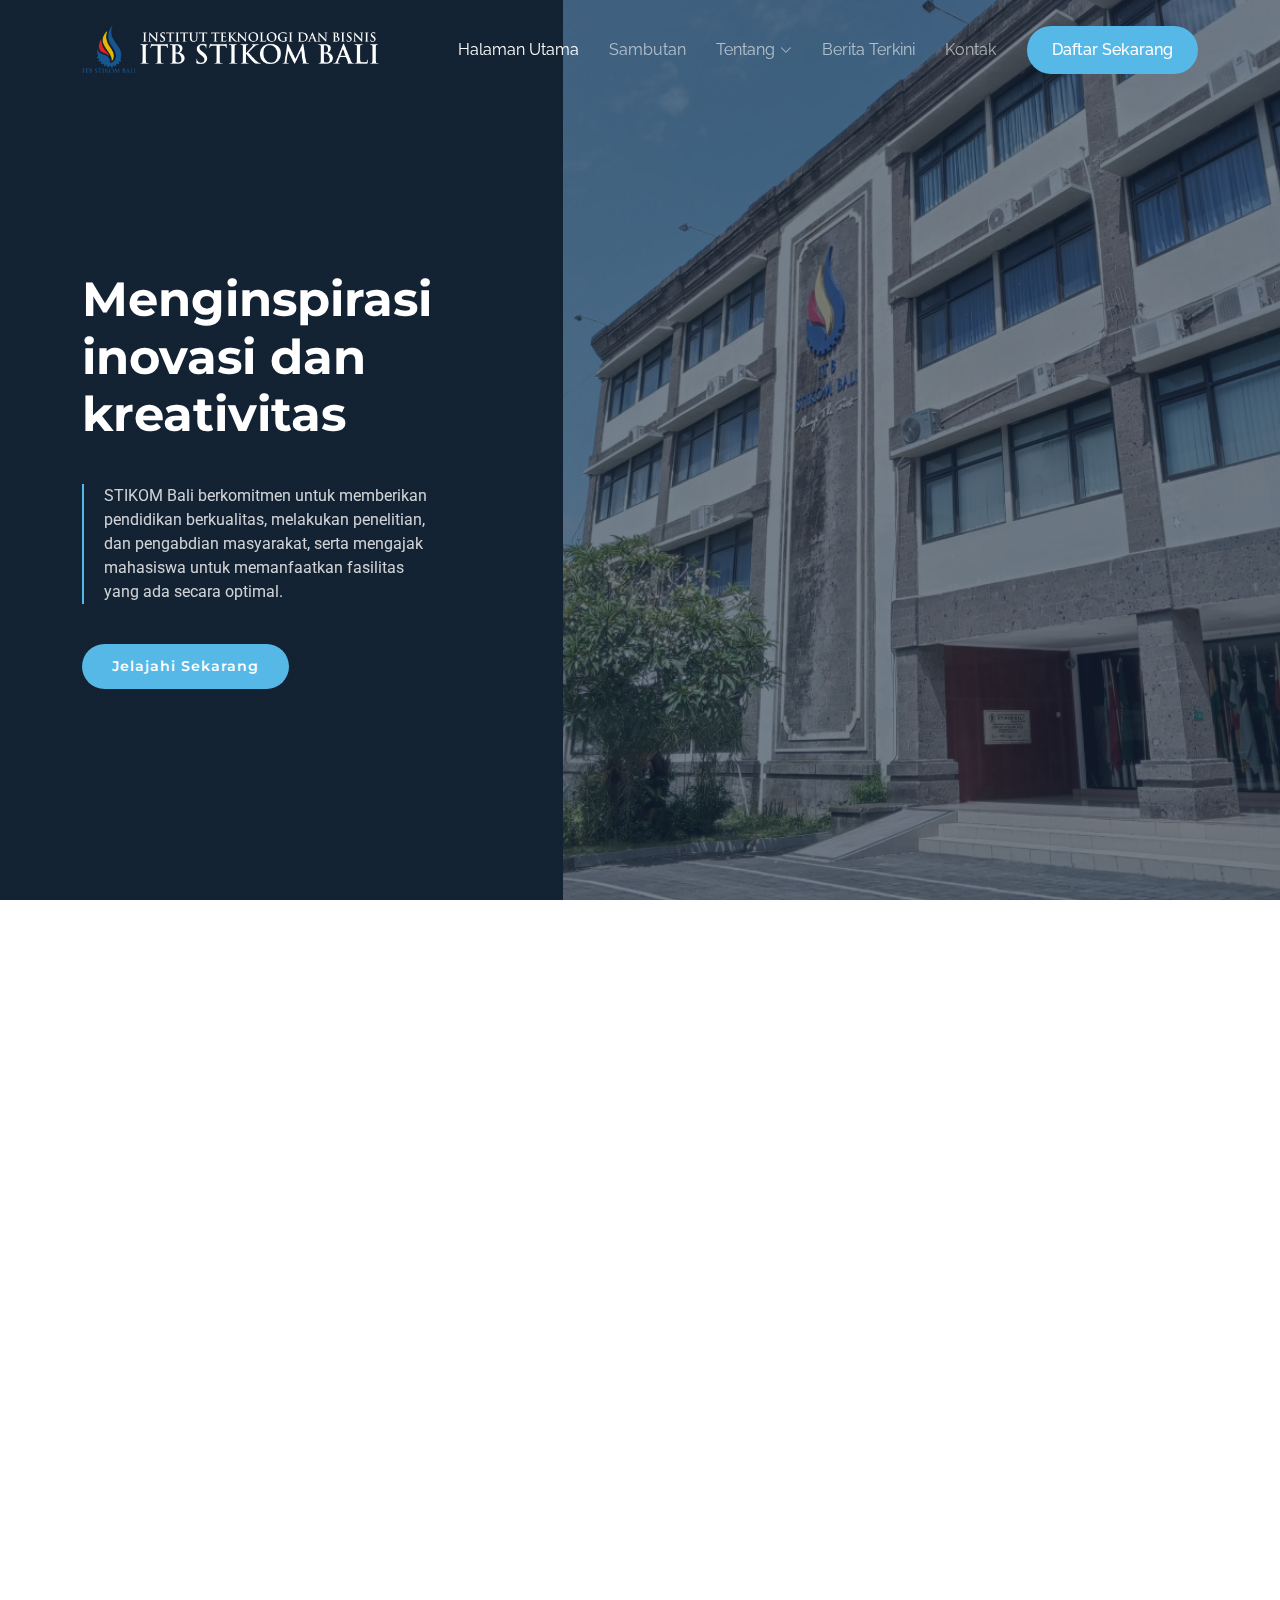
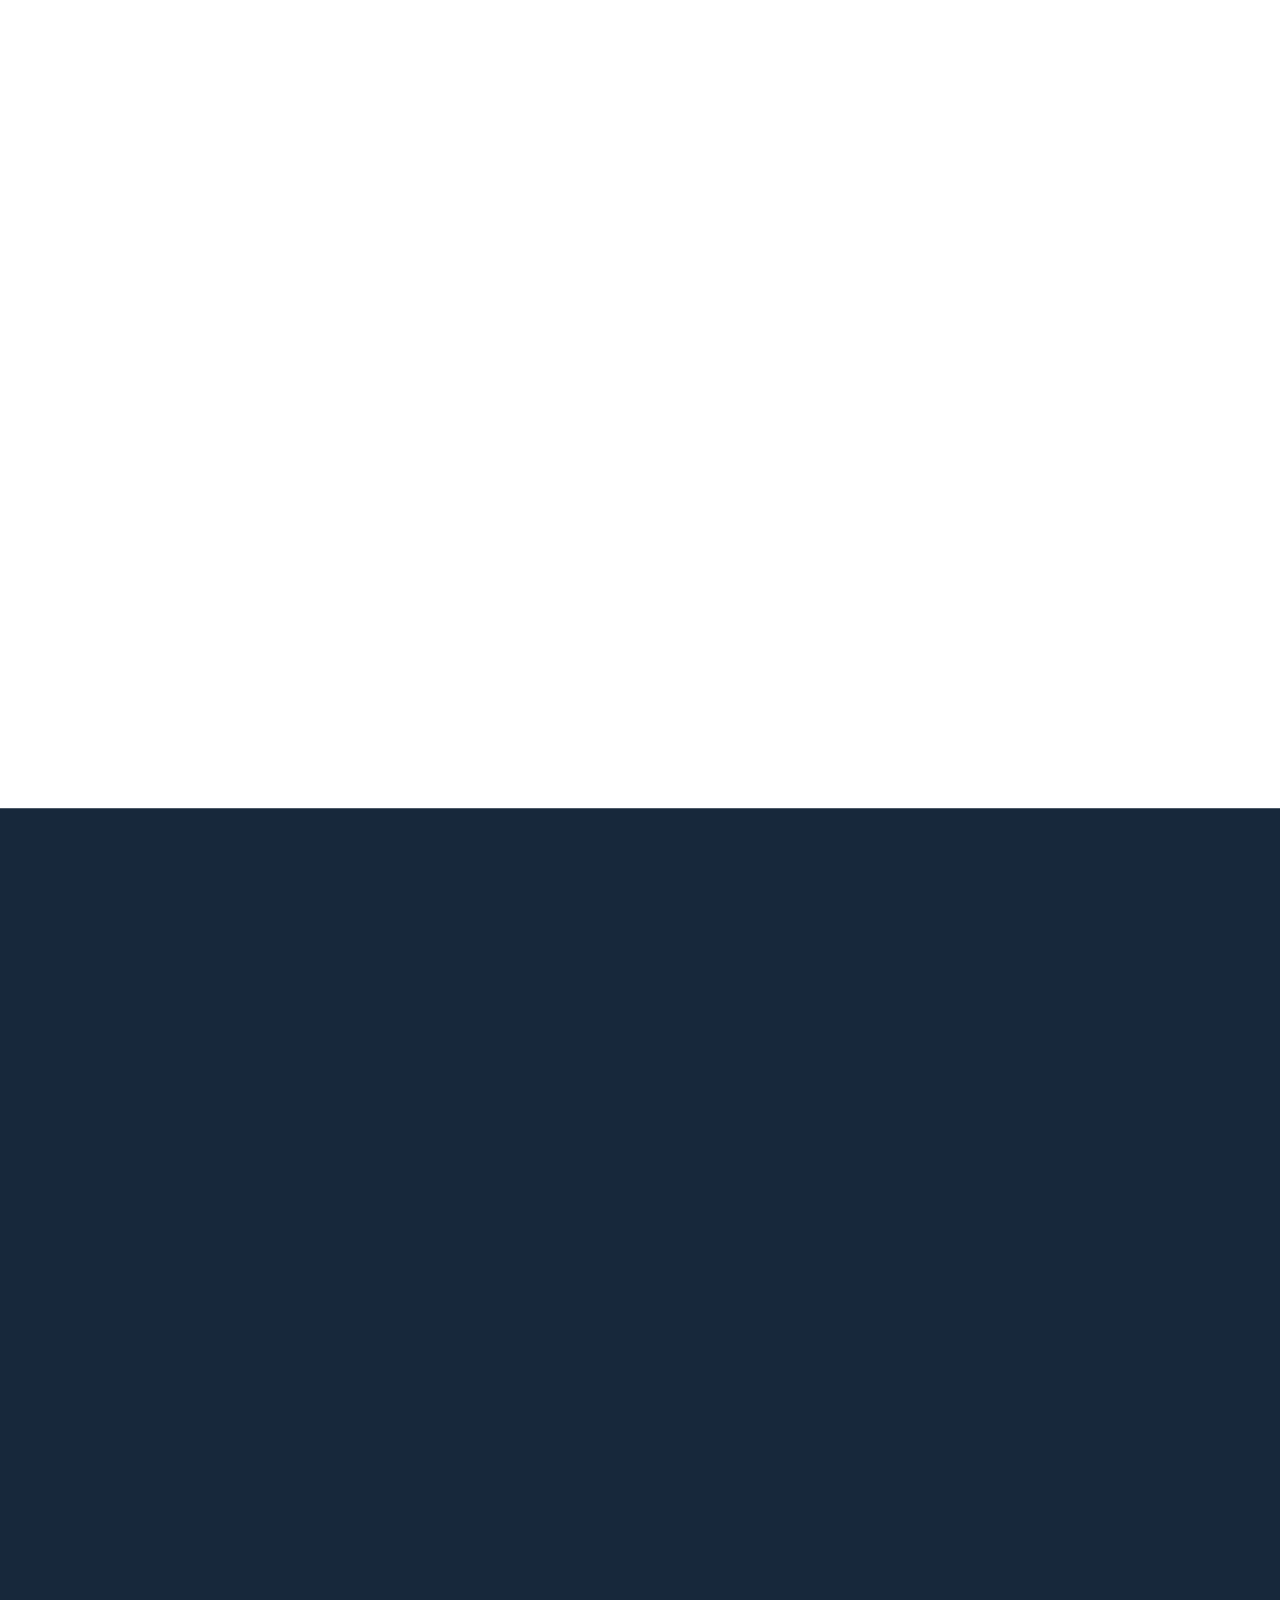
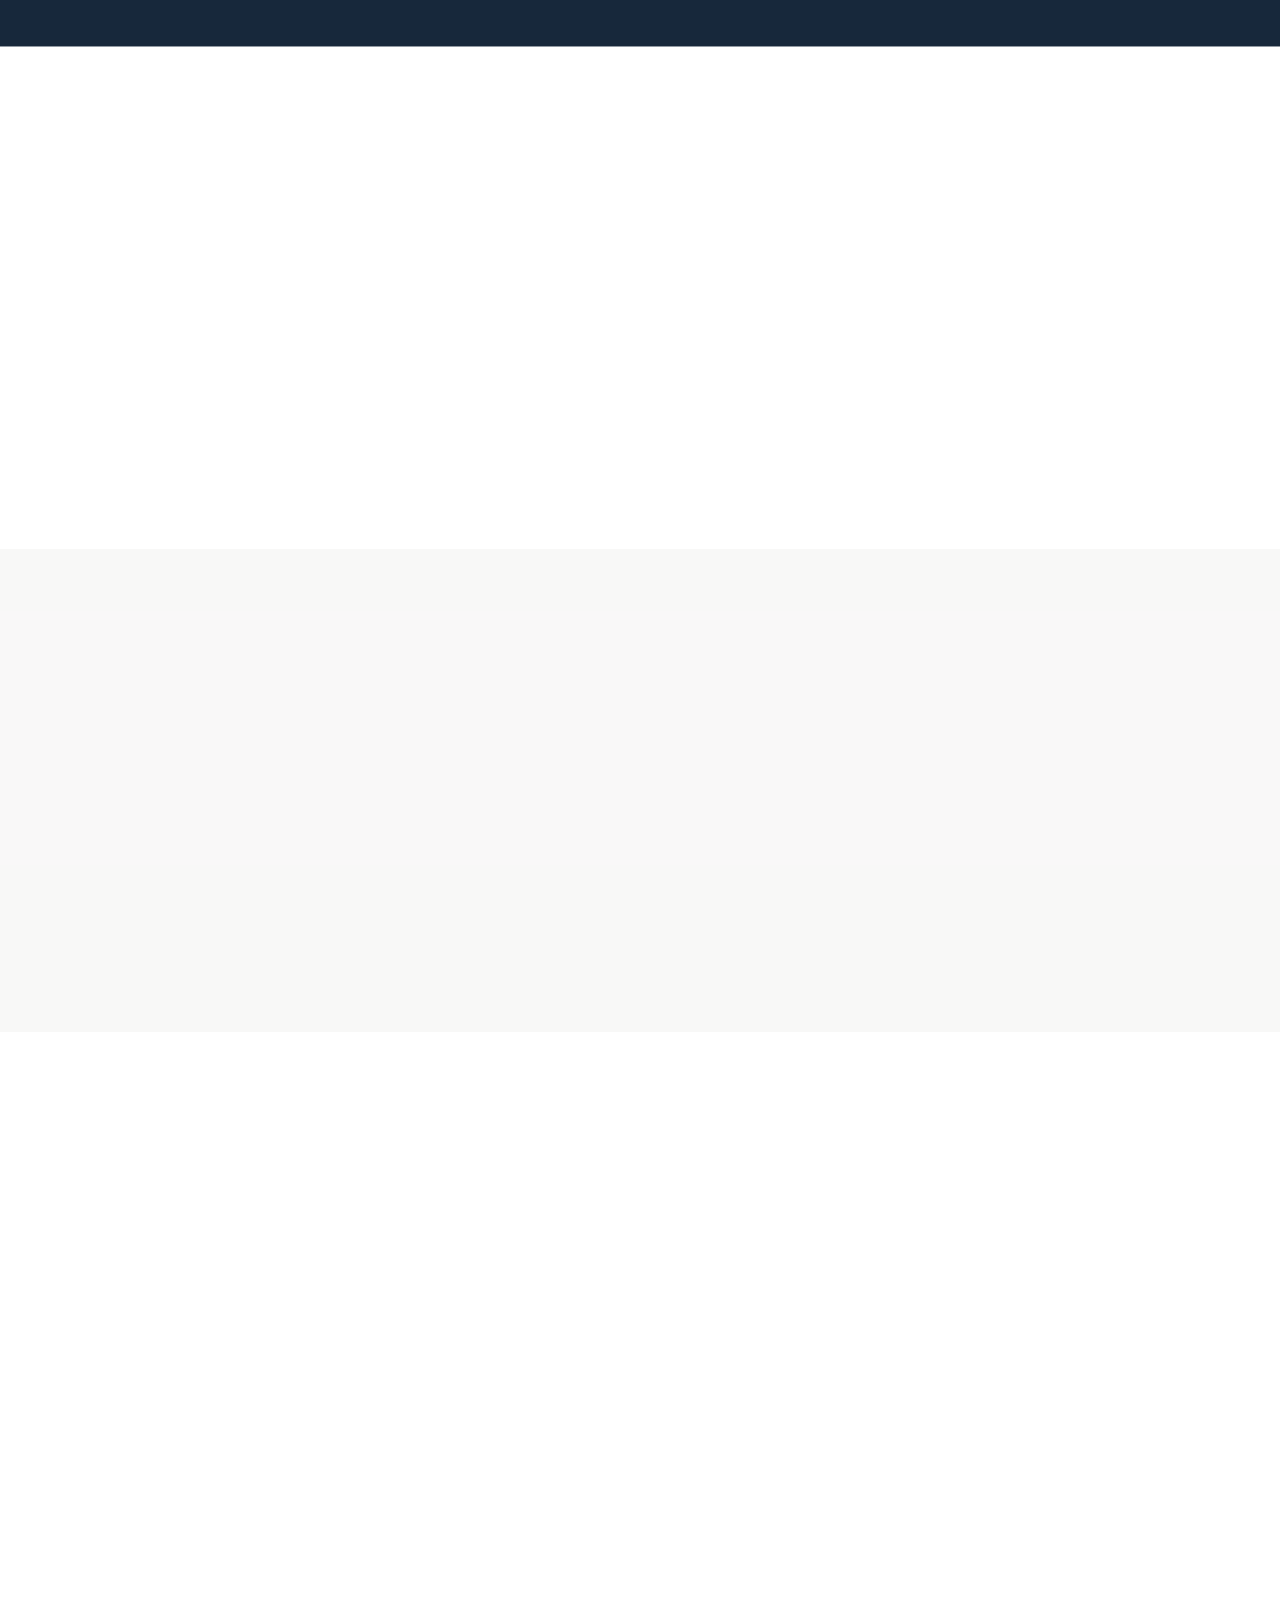
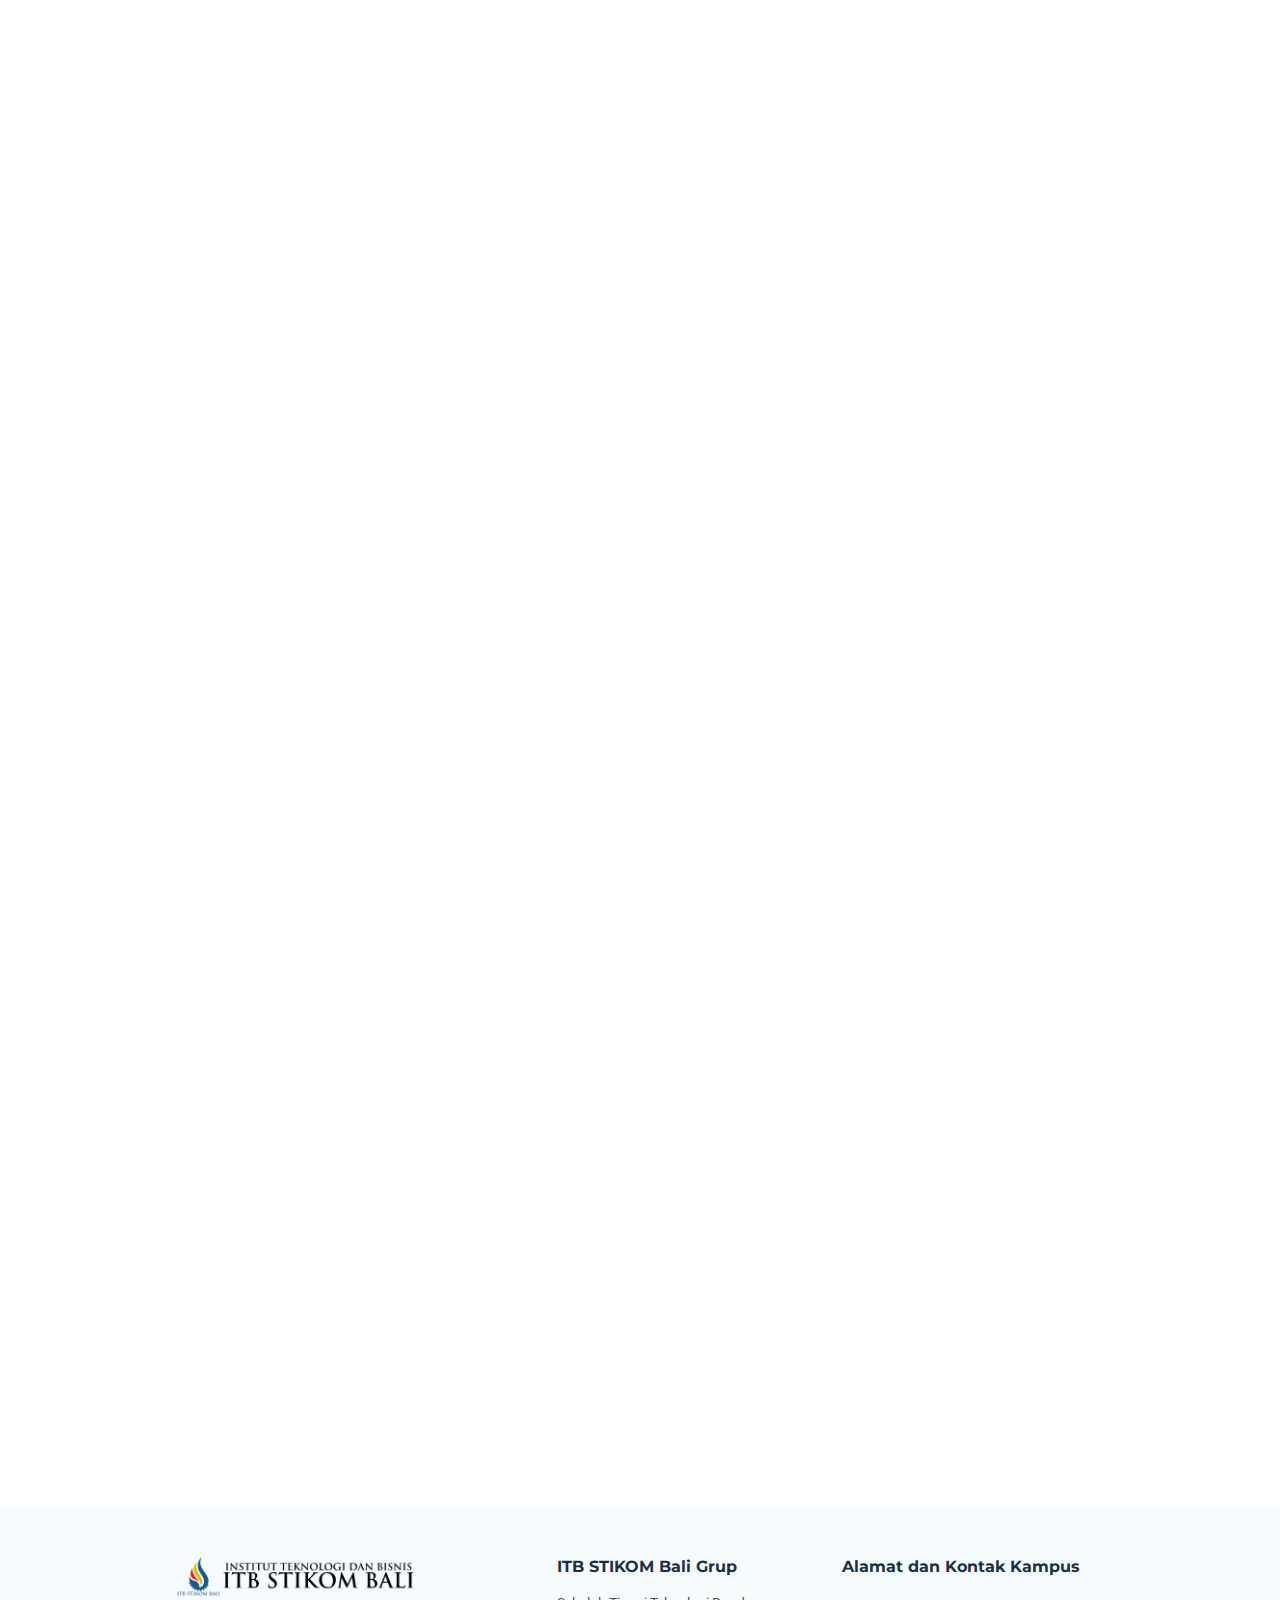
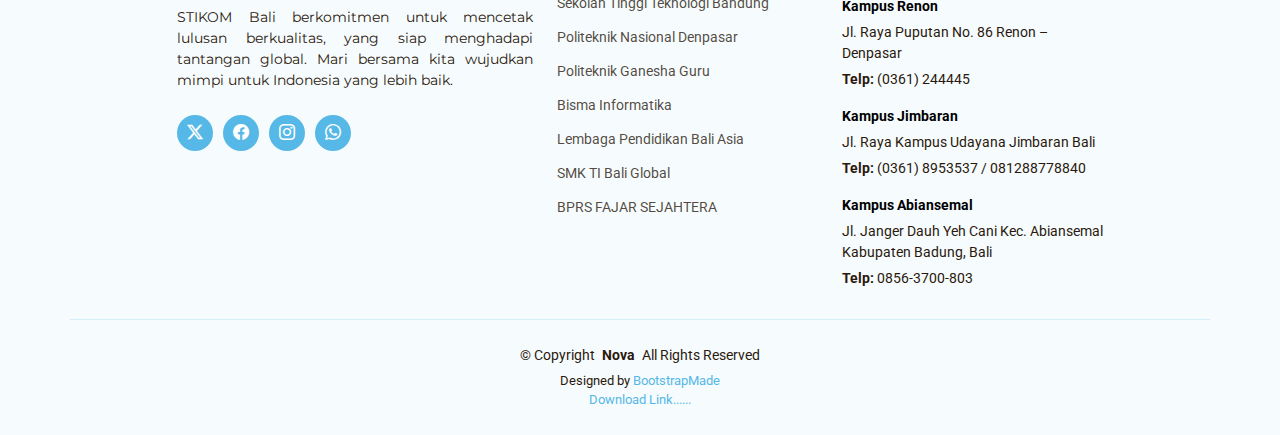
<file: index.html>
<!DOCTYPE html>
<html lang="en">

<head>
  <meta charset="utf-8">
  <meta content="width=device-width, initial-scale=1.0" name="viewport">
  <title>ITB STIKOM BALI</title>
  <meta name="description" content="">
  <meta name="keywords" content="">

  <!-- Favicons -->
  <link href="assets/img/favicon.png" rel="icon">
  <link href="assets/img/apple-touch-icon.png" rel="apple-touch-icon">

  <!-- Fonts -->
  <link href="https://fonts.cdnfonts.com/css/trajan-pro" rel="stylesheet">
  <link href="https://fonts.googleapis.com" rel="preconnect">
  <link href="https://fonts.gstatic.com" rel="preconnect" crossorigin>
  <link
    href="https://fonts.googleapis.com/css2?family=Roboto:ital,wght@0,100;0,300;0,400;0,500;0,700;0,900;1,100;1,300;1,400;1,500;1,700;1,900&family=Montserrat:ital,wght@0,100;0,200;0,300;0,400;0,500;0,600;0,700;0,800;0,900;1,100;1,200;1,300;1,400;1,500;1,600;1,700;1,800;1,900&family=Raleway:ital,wght@0,100;0,200;0,300;0,400;0,500;0,600;0,700;0,800;0,900;1,100;1,200;1,300;1,400;1,500;1,600;1,700;1,800;1,900&display=swap"
    rel="stylesheet">

  <!-- Vendor CSS Files -->
  <link href="assets/vendor/bootstrap/css/bootstrap.min.css" rel="stylesheet">
  <link href="assets/vendor/bootstrap-icons/bootstrap-icons.css" rel="stylesheet">
  <link href="assets/vendor/aos/aos.css" rel="stylesheet">
  <link href="assets/vendor/glightbox/css/glightbox.min.css" rel="stylesheet">
  <link href="assets/vendor/swiper/swiper-bundle.min.css" rel="stylesheet">

  <!-- Main CSS File -->
  <link href="assets/css/main.css" rel="stylesheet">



  <!-- =======================================================
  * Template Name: Nova
  * Template URL: https://bootstrapmade.com/nova-bootstrap-business-template/
  * Updated: Aug 07 2024 with Bootstrap v5.3.3
  * Author: BootstrapMade.com
  * License: https://bootstrapmade.com/license/
  * Edit By: Adi's 230030258
  * Online Version: https://stikom-bali.lrdzein.my.id
  ======================================================== -->
</head>

<body class="index-page">

  <header id="header" class="header d-flex align-items-center fixed-top">
    <div class="container-fluid container-xl position-relative d-flex align-items-center justify-content-between">

      <a href="index.html" class="logo d-flex align-items-center">
        <!-- Uncomment the line below if you also wish to use an image logo -->
        <img src="assets/img/logov3.png" alt="">
        <!-- <h1 class="sitename" style="font-family: 'Trajan Pro', sans-serif; font-weight: 300;">ITB STIKOM BALI</h1> -->
      </a>

      <nav id="navmenu" class="navmenu">
        <ul>
          <li><a href="index.html" class="active">Halaman Utama<br></a></li>
          <li><a href="sambut.html">Sambutan<br></a></li>
          <li class="dropdown"><a href="about.html"><span>Tentang</span> <i
                class="bi bi-chevron-down toggle-dropdown"></i></a>
            <ul>
              <li><a href="about.html#visimisi">Visi & Misi</a></li>
              <li><a href="about.html#tujuan">Tujuan</a></li>
              <li><a href="about.html#sejarah">Sejarah</a></li>
              <li><a href="about.html#mutu">Kebijakan Mutu</a></li>
              <li><a href="about.html#fasilitas">Fasilitas</a></li>
              <li><a href="about.html#prestasi">Prestasi</a></li>
              <li><a href="about.html#lambang">Arti Lambang</a></li>
              <li><a href="about.html#kerjasama">Kerjasama</a></li>
              <!-- <li class="dropdown"><a href="#"><span>Deep Dropdown</span> <i
                    class="bi bi-chevron-down toggle-dropdown"></i></a>
                <ul>
                  <li><a href="#">Deep Dropdown 1</a></li>
                  <li><a href="#">Deep Dropdown 2</a></li>
                  <li><a href="#">Deep Dropdown 3</a></li>
                  <li><a href="#">Deep Dropdown 4</a></li>
                  <li><a href="#">Deep Dropdown 5</a></li>
                </ul>
              </li> -->
            </ul>
          </li>
          <li><a href="blog.html">Berita Terkini</a></li>
          <!-- <li><a href="gallery.html">Gallery</a></li> -->
          <li><a href="contact.html">Kontak</a></li>
          <li class="ms-3"><a class="btn-dftr txt-bold" href="https://siap.stikom-bali.ac.id/" target="_blank">Daftar
              Sekarang</a></li>
        </ul>
        <i class="mobile-nav-toggle d-xl-none bi bi-list"></i>
      </nav>

    </div>
  </header>

  <main class="main">

    <!-- Hero Section -->
    <section id="hero" class="hero section dark-background">

      <img src="assets/img/hero-bg.jpg" alt="" data-aos="fade-in">

      <div class="container">
        <div class="row">
          <div class="col-xl-4">
            <h1 data-aos="zoom-in-up">Menginspirasi inovasi dan kreativitas</h1>
            <blockquote data-aos="zoom-in-up" data-aos-delay="100">
              <p>STIKOM Bali berkomitmen untuk memberikan pendidikan berkualitas, melakukan penelitian, dan pengabdian
                masyarakat, serta mengajak mahasiswa untuk memanfaatkan fasilitas yang ada secara optimal.</p>
            </blockquote>
            <div class="d-flex" data-aos="zoom-in-up" data-aos-delay="200">
              <a href="#why-us" class="btn-get-started">Jelajahi Sekarang</a>
              <!-- <a href="https://www.youtube.com/watch?v=Y7f98aduVJ8"
                class="glightbox btn-watch-video d-flex align-items-center"><i class="bi bi-play-circle"></i><span>Watch
                  Video</span></a> -->
            </div>
          </div>
        </div>
      </div>

    </section><!-- /Hero Section -->

    <!-- Why Us Section -->
    <section id="why-us" class="why-us section">

      <div class="container">

        <div class="row g-0">

          <div class="col-xl-5 img-bg" data-aos="fade-up" data-aos-delay="100">
            <img src="assets/img/why-us-bg.jpg" alt="">
          </div>

          <div class="col-xl-7 slides position-relative" data-aos="fade-up" data-aos-delay="200">

            <div class="swiper init-swiper">
              <script type="application/json" class="swiper-config">
                {
                  "loop": true,
                  "speed": 600,
                  "autoplay": {
                    "delay": 5000
                  },
                  "slidesPerView": "auto",
                  "centeredSlides": true,
                  "pagination": {
                    "el": ".swiper-pagination",
                    "type": "bullets",
                    "clickable": true
                  },
                  "navigation": {
                    "nextEl": ".swiper-button-next",
                    "prevEl": ".swiper-button-prev"
                  }
                }
              </script>
              <div class="swiper-wrapper">

                <div class="swiper-slide">
                  <div class="item">
                    <h3 class="mb-3">Fasilitas Modern</h3>
                    <h4 class="mb-3">Kampus kami dilengkapi dengan fasilitas modern untuk mendukung proses belajar
                      mengajar.</h4>
                    <p>Kami menyediakan laboratorium komputer yang lengkap, perpustakaan dengan koleksi buku yang luas,
                      dan ruang kelas yang nyaman untuk memastikan mahasiswa mendapatkan pengalaman belajar terbaik.</p>
                  </div>
                </div><!-- End slide item -->

                <div class="swiper-slide">
                  <div class="item">
                    <h3 class="mb-3">Dosen Berpengalaman</h3>
                    <h4 class="mb-3">Dosen kami adalah para ahli di bidangnya dengan pengalaman yang luas di industri
                      dan akademik.</h4>
                    <p>Para dosen kami tidak hanya mengajar, tetapi juga aktif dalam penelitian dan pengabdian
                      masyarakat, memastikan bahwa mereka selalu up-to-date dengan perkembangan terbaru di bidang
                      mereka.</p>
                  </div>
                </div><!-- End slide item -->

                <div class="swiper-slide">
                  <div class="item">
                    <h3 class="mb-3">Kerjasama Internasional</h3>
                    <h4 class="mb-3">Kami memiliki kerjasama dengan berbagai universitas dan institusi internasional.
                    </h4>
                    <p>Kerjasama ini membuka peluang bagi mahasiswa untuk mengikuti program pertukaran pelajar, magang
                      di luar negeri, dan mendapatkan gelar ganda dari universitas mitra kami.</p>
                  </div>
                </div><!-- End slide item -->

                <div class="swiper-slide">
                  <div class="item">
                    <h3 class="mb-3">Lingkungan Belajar Kondusif</h3>
                    <h4 class="mb-3">Kampus kami menawarkan lingkungan belajar yang kondusif dan mendukung.</h4>
                    <p>Dengan suasana kampus yang hijau dan asri, serta berbagai fasilitas penunjang seperti area
                      rekreasi dan kafe, mahasiswa dapat belajar dengan nyaman dan fokus.</p>
                  </div>
                </div><!-- End slide item -->

              </div>
              <div class="swiper-pagination"></div>
            </div>

            <div class="swiper-button-prev"></div>
            <div class="swiper-button-next"></div>
          </div>

        </div>

      </div>

    </section><!-- /Why Us Section -->

    <!-- Services Section -->
    <section id="services" class="services section">

      <!-- Section Title -->
      <div class="container section-title" data-aos="fade-up">
        <h2>Jurusan</h2>
        <p>Jurusan Unggulan Berstandar Internasional</p>
      </div><!-- End Section Title -->

      <div class="container">

        <div class="row gy-4 align-content-stretch">

          <div class="col-lg-4 col-md-6 service-item d-flex" data-aos="fade-up" data-aos-delay="100">
            <div class="icon flex-shrink-0"><img src="assets/img/degree/deg-1.png" alt=""></div>
            <div>
              <h4 class="title">Sistem Informasi</h4>
              <p class="description txt-justify">Membentuk Individu yang memiliki keahlian di bidang komputer yang
                mampu menganalisis, merancang, membangun serta mengoperasikan sistem yang berfokus langsung terhadap
                kebutuhan bisnis, manajemen serta kontennya.</p>
              <a href="https://si.stikom-bali.ac.id/" target="_blank" class="readmore stretched-link"><span>Pelajari
                  Lebih
                  Lanjut</span><i class="bi bi-arrow-right"></i></a>
            </div>
          </div>

          <div class="col-lg-4 col-md-6 service-item d-flex" data-aos="fade-up" data-aos-delay="100">
            <div class="icon flex-shrink-0"><img src="assets/img/degree/deg-2.png" alt=""></div>
            <div>
              <h4 class="title">Sistem Komputer</h4>
              <p class="description txt-justify">Membentuk Individu yang memiliki keahlian di bidang komputer yang
                mampu merancang, membangun serta mengoperasikan komputer serta hardware yang berfokus langsung terhadap
                kebutuhan teknis khusus.</p>
              <a href="https://sk.stikom-bali.ac.id/" target="_blank" class="readmore stretched-link"><span>Pelajari
                  Lebih
                  Lanjut</span><i class="bi bi-arrow-right"></i></a>
            </div>
          </div>

          <div class="col-lg-4 col-md-6 service-item d-flex" data-aos="fade-up" data-aos-delay="100">
            <div class="icon flex-shrink-0"><img src="assets/img/degree/deg-3.png" alt=""></div>
            <div>
              <h4 class="title">Teknologi Informasi</h4>
              <p class="description txt-justify">Membentuk individu yang memiliki kemampuan di bidang ilmu teknologi
                informasi dan komputer untuk perencanaan, penerapan, pengelolaan perangkat lunak, perangkat keras
                serta manajemen keamanan.</p>
              <a href="https://ti.stikom-bali.ac.id/#" target="_blank" class="readmore stretched-link"><span>Pelajari
                  Lebih
                  Lanjut</span><i class="bi bi-arrow-right"></i></a>
            </div>
          </div>

          <div class="col-lg-4 col-md-6 service-item d-flex" data-aos="fade-up" data-aos-delay="100">
            <div class="icon flex-shrink-0"><img src="assets/img/degree/deg-4.png" alt=""></div>
            <div>
              <h4 class="title">Bisnis Digital</h4>
              <p class="description txt-justify">Menjadikan peserta didik memahami dan mampu mengimplementasikan
                pengelolaan bisnis berbasis digital dengan mengadopsi trend perkembangan terkini di sektor industri e
                commerce global.</p>
              <a href="https://bisnisdigital.stikom-bali.ac.id/id/" target="_blank"
                class="readmore stretched-link"><span>Pelajari Lebih
                  Lanjut</span><i class="bi bi-arrow-right"></i></a>
            </div>
          </div>

          <div class="col-lg-4 col-md-6 service-item d-flex" data-aos="fade-up" data-aos-delay="100">
            <div class="icon flex-shrink-0"><img src="assets/img/degree/deg-5.png" alt=""></div>
            <div>
              <h4 class="title">International Dual Degree</h4>
              <p class="description txt-justify">Membentuk individu yang kompeten dalam Teknologi Informasi berstandard
                dunia dengan pengakuan dari HELP University</p>
              <a href="https://inter.dd.stikom-bali.ac.id/en/" target="_blank"
                class="readmore stretched-link"><span>Pelajari Lebih
                  Lanjut</span><i class="bi bi-arrow-right"></i></a>
            </div>
          </div>

          <div class="col-lg-4 col-md-6 service-item d-flex" data-aos="fade-up" data-aos-delay="100">
            <div class="icon flex-shrink-0"><img src="assets/img/degree/deg-6.png" alt=""></div>
            <div>
              <h4 class="title">Manajemen Informatika</h4>
              <p class="description txt-justify">Membentuk Individu yang memiliki keahlian di bidang komputer yang
                mampu mengelola, mengoperasikan serta mengimplementasikan teknologi terhadap kebutuhan perusahaan.</p>
              <a href="https://manajemeninformatika.stikom-bali.ac.id/" target="_blank"
                class="readmore stretched-link"><span>Pelajari
                  Lebih
                  Lanjut</span><i class="bi bi-arrow-right"></i></a>
            </div>
          </div>

        </div>

      </div>

    </section><!-- /Services Section -->

    <!-- Call To Action Section -->
    <section id="call-to-action" class="call-to-action section dark-background">

      <img src="assets/img/cta-bg.jpg" alt="">

      <div class="container">
        <div class="row justify-content-center" data-aos="zoom-in" data-aos-delay="100">
          <div class="col-xl-10">
            <div class="text-center" style="backdrop-filter: blur(2px);">
              <!-- <img width="100px" height="100px" src="/assets/img/logov3.1.png" alt="" class=""> -->
              <h3 class="mb-5">Institut Teknologi dan Bisnis STIKOM Bali</h3>
              <p class="txt-justify">Berawal dari bertemunya para pemerhati, pencinta dan praktisi pendidikan yakni
                Prof. Dr. Made Bandem,
                MA., (saat itu Rektor ISI Jogjakarta), Dr. Dadang Hermawan (praktisi pendidikan), Drs. Ida Bagus
                Dharmadiaksa, M.Si., Ak. (Dosen) dan Drs. Satria Dharma (praktisi pendidikan) pada tahun 2.000 yang
                begitu menaruh perhatian atas pesat dan dinamisnya perkembangan teknologi informasi dan komunikasi (TIK)
                di dunia termasuk di Indonesia dan Bali, namun di lain pihak perguruan tinggi bidang TIK sampai dengan
                jenjang sarjana belum ada.
              <p class="txt-justify">
                Maka pada tanggal 20 Mei 2001, berdirilah Yayasan Widya Dharma Shanti yang akan menjadi Badan
                Penyenggara Perguruan Tinggi Swasta dan selanjutnya diajukanlah ijin pendirian Institut Teknologi dan
                Bisnis (ITB) STIKOM Bali kepada Direktorat Jenderal Pendidikan Tinggi Kementerian Pendidikan Nasional.
                Dengan berbagai usaha dan lika liku pengurusan ijin serta doa, maka pada tanggal 10 Agustus 2002
                keluarlah ijin dimaksud dengan nomor 157/D/O/2002 dengan 2 jurusan / program studi yakni Sistem Komputer
                (jenjang S1) dan Manajemen Informatika (jenjang D3) lalu pada tahun 2009 ada tambahan program studi baru
                yakni Sistem Infomasi (jenjang S1).

                Saat ini, Institut Teknologi dan Bisnis (ITB) STIKOM Bali sudah menjadi perguruan tinggi bertaraf
                internasional yang sangat dipercaya oleh masyarakat, terbukti dengan jumlah mahasiswa yang sedang kuliah
                tidak kurang dari 6.000 orang dan alumni yang mencapai hampir 4.000 orang (tahun 2015). Selain itu
                berbagai kerjasama dalam bidang tri dharma perguruan tinggi telah dilakukan dengan berbagai pihak baik
                instansi pemerintah, instansi/perusahaan swasta, BUMN, BUMD, Perguruan Tinggi baik dalam maupun luar
                negeri.
              </p>
              <p class="txt-justify">
                Saat ini, Institut Teknologi dan Bisnis (ITB) STIKOM Bali sudah menjadi perguruan tinggi bertaraf
                internasional yang sangat dipercaya oleh masyarakat, terbukti dengan jumlah mahasiswa yang sedang kuliah
                tidak kurang dari 6.000 orang dan alumni yang mencapai hampir 4.000 orang (tahun 2015). Selain itu
                berbagai kerjasama dalam bidang tri dharma perguruan tinggi telah dilakukan dengan berbagai pihak baik
                instansi pemerintah, instansi/perusahaan swasta, BUMN, BUMD, Perguruan Tinggi baik dalam maupun luar
                negeri.
              </p>
              <a class="cta-btn" href="about.html">Selengkapnya</a>
            </div>
          </div>
        </div>
      </div>

    </section><!-- /Call To Action Section -->

    <!-- Features Section -->
    <section id="features" class="features section">

      <div class="container">
        <div class="row">
          <div class="col-lg-7" data-aos="fade-up" data-aos-delay="100">
            <h3 class=""> Daftar sekarang, dapatkan kesempatan emas untuk meraih diskon</h3>
            <div class="row gy-4">

              <div class="col-md-6">
                <div class="icon-list d-flex">
                  <i class="bi bi-pc" style="color: #672222;"></i>
                  <span>Laboratorium Komputer Modern dan Lengkap</span>
                </div>
              </div><!-- End Icon List Item-->

              <div class="col-md-6">
                <div class="icon-list d-flex">
                  <i class="bi bi-book" style="color: #5578ff;"></i>
                  <span>Kurikulum yang Relevan dengan Industri</span>
                </div>
              </div><!-- End Icon List Item-->

              <div class="col-md-6">
                <div class="icon-list d-flex">
                  <i class="bi bi-person" style="color: #e80368;"></i>
                  <span>Dosen yang Kompeten dan Berpengalaman</span>
                </div>
              </div><!-- End Icon List Item-->

              <div class="col-md-6">
                <div class="icon-list d-flex">
                  <i class="bi bi-book-half" style="color: #3d9f33;"></i>
                  <span>Program Studi yang Beragam</span>
                </div>
              </div><!-- End Icon List Item-->

              <div class="col-md-6">
                <div class="icon-list d-flex">
                  <i class="bi bi-building" style="color: #7611db;"></i>
                  <span>Fasilitas Penelitian yang Mendukung</span>
                </div>
              </div><!-- End Icon List Item-->

              <div class="col-md-6">
                <div class="icon-list d-flex">
                  <i class="bi bi-person-workspace" style="color: #de5330;"></i>
                  <span>Kemitraan dengan Industri</span>
                </div>
              </div><!-- End Icon List Item-->

              <div class="col-md-6">
                <div class="icon-list d-flex">
                  <i class="bi bi-sun" style="color: #797f22;"></i>
                  <span>Lingkungan Belajar yang Kondusif</span>
                </div>
              </div><!-- End Icon List Item-->



            </div>
          </div>
          <div class="col-lg-5 position-relative" data-aos="zoom-out" data-aos-delay="200">
            <div class="phone-wrap">
              <img src="assets/img/banner-dftr.png" alt="Image" class="img-fluid">
            </div>
          </div>
        </div>

      </div>

      <div class="details">
        <div class="container">
          <div class="row">
            <div class="col-md-6" data-aos="fade-up" data-aos-delay="300">
              <h4>Waktu terbatas! Daftar sekarang sebelum kehabisan kuota.</h4>
              <p>Jangan lewatkan kesempatan ini untuk bergabung dengan kami dan meraih masa depan yang gemilang bersama
                ITB STIKOM Bali.</p>
              <a href="https://siap.stikom-bali.ac.id/#daftar" target="_blank" class="btn-get-started">Daftar
                Sekarang</a>
            </div>
          </div>
        </div>
      </div>

    </section><!-- /Features Section -->

    <!-- Recent Posts Section -->
    <section id="recent-posts" class="recent-posts section">

      <!-- Section Title -->
      <div class="container section-title" data-aos="fade-up">
        <h2>Berita Terbaru</h2>

      </div><!-- End Section Title -->

      <div class="container">

        <div class="row gy-5">

          <div class="col-xl-3 col-md-6" data-aos="fade-up" data-aos-delay="200">
            <div class="post-box">
              <div class="post-img"><img src="assets/img/blog/blog-1.jpg" class="img-fluid" alt=""></div>
              <div class="meta">
                <span class="post-date">Tue, November 12</span>
                <span class="post-author"> / UKM Himatography</span>
              </div>
              <h3 class="post-title txt-justify">UKM Himatography Telah Berpartisipasi dalam Kegiatan Lomba YPH Photo
                Competition
                dan Lomba Foto Sklabcoffe.</h3>
              <p class="txt-justify">LOMBA FOTO YPH Photo Competition didakan oleh yangpentinghepi. Yangpentinghepi
                mmerupakan komunitas
                konten anti sedih yang meracik humor dan guyon untuk mengisi hari – hari agar tetap jenaka dan melepas
                stress sekaligus mencari inspirasi.</p>
              <a href="blog-details.html" class="readmore stretched-link"><span>Read More</span><i
                  class="bi bi-arrow-right"></i></a>
            </div>
          </div>

          <div class="col-xl-3 col-md-6" data-aos="fade-up" data-aos-delay="400">
            <div class="post-box">
              <div class="post-img"><img src="assets/img/blog/blog-2.jpg" class="img-fluid" alt=""></div>
              <div class="meta">
                <span class="post-date">Tue, November 12</span>
                <span class="post-author"> / UKM Mapala</span>
              </div>
              <h3 class="post-title txt-justify">MUSYAWARAH ANGGOTA MAPALA KOMPAS TAHUN 2024</h3>
              <p class="txt-justify">Denpasar-Minggu(10/11/2024) UKM Mapala Kompas ITB STIKOM Bali melaksanakan
                Musyawarah Anggota atau bisa
                disebut Musang, bertempat di Ruang 4.3 dan 4.6 ITB STIKOM Bali Kampus Renon, Denpasar, dengan mengangkat
                tema “Sinergi dan kolaborasi untuk kemajuan bersama”.</p>
              <a href="blog-details.html" class="readmore stretched-link"><span>Read More</span><i
                  class="bi bi-arrow-right"></i></a>
            </div>
          </div>

          <div class="col-xl-3 col-md-6" data-aos="fade-up" data-aos-delay="600">
            <div class="post-box">
              <div class="post-img"><img src="assets/img/blog/blog-3.jpg" class="img-fluid" alt=""></div>
              <div class="meta">
                <span class="post-date">Mon, November 11</span>
                <span class="post-author"> / UKM Syntax</span>
              </div>
              <h3 class="post-title txt-justify">SYNOFEST 2024</h3>
              <p class="txt-justify">Unit Kegiatan Mahasiswa SYNTAX (Speaking Youth Entertaiment Experience) ITB STIKOM
                Bali
                menyelenggarakan event SYNOFEST 2024. SYNOFEST tersebut ialah Syntax Online Offline Festival yang dimana
                event SYNOFEST 2024 mengusung tema “Building Bridges Through Public Speaking and Cultural Exchange” yang
                memili....</p>
              <a href="blog-details.html" class="readmore stretched-link"><span>Read More</span><i
                  class="bi bi-arrow-right"></i></a>
            </div>
          </div>

          <div class="col-xl-3 col-md-6" data-aos="fade-up" data-aos-delay="600">
            <div class="post-box">
              <div class="post-img"><img src="assets/img/blog/blog-4.jpg" class="img-fluid" alt=""></div>
              <div class="meta">
                <span class="post-date">Sat, November 09</span>
                <span class="post-author"> / UKM Dos</span>
              </div>
              <h3 class="post-title txt-justify">Pengabdian Masyarakat UKM Dance of Stikom Bali di PKBM Dharma Wangsa
              </h3>
              <p class="txt-justify">Pada hari kamis,7 November 2024 telah dilaksanakan kegiatan Pengabdian Masyarakat
                sebagai bagian dari
                pelaksanaan Tri Dharma Perguruan Tinggi. Kegiatan ini diadakan oleh Unit Kegiatan Mahasiswa (UKM) Dance
                of Stikom Bali dengan tem....</p>
              <a href="blog-details.html" class="readmore stretched-link"><span>Read More</span><i
                  class="bi bi-arrow-right"></i></a>
            </div>
          </div>
          <div class="col-12 text-end">
            <a href="blog.html" class="btn-more-blog" data-aos="fade-up" data-aos-delay="200">Cek Berita lainnya <i
                class="bi bi-arrow-right"></i></a>
          </div>
        </div>

      </div>

    </section><!-- /Recent Posts Section -->

    <!-- partner section -->
    <section id="partners" class="section">
      <!-- Section Title -->
      <div class="container section-title" data-aos="fade-up">
        <h2>Partnership</h2>

      </div><!-- End Section Title -->
      <div class="container">
        <div class="row justify-content-center text-center">
          <div class="col-2 mx-5 d-flex flex-column justify-content-center" data-aos="fade-up" data-aos-delay="200">
            <img src="assets/img/partner/part-1.png" class="img-fluid" alt="">
            <h4 class="mt-2">Kemendikbud</h4>
          </div>
          <div class="col-2 mx-5 d-flex flex-column justify-content-center" data-aos="fade-up" data-aos-delay="200">
            <img src="assets/img/partner/part-2.png" class="img-fluid" alt="">
            <h4 class="mt-2">Kemenristek / BRIN</h4>
          </div>
          <div class="col-2 mx-5 d-flex flex-column justify-content-center" data-aos="fade-up" data-aos-delay="200">
            <img src="assets/img/partner/part-3.png" class="img-fluid" alt="">
            <h4 class="mt-2">HELP University</h4>
          </div>
          <div class="col-2 mx-5 d-flex flex-column justify-content-center" data-aos="fade-up" data-aos-delay="200">
            <img src="assets/img/partner/part-4.png" class="img-fluid" alt="">
            <h4 class="mt-2">BINUS University</h4>
          </div>
          <div class="col-2 mt-lg-5 mx-5 d-flex flex-column justify-content-center" data-aos="fade-up"
            data-aos-delay="200">
            <img src="assets/img/partner/part-5.png" class="img-fluid" alt="">
            <h4 class="mt-2">Dalian Neusoft University of Information</h4>
          </div>
          <div class="col-2 mt-lg-5 mx-5 d-flex flex-column justify-content-center" data-aos="fade-up"
            data-aos-delay="200">
            <img src="assets/img/partner/part-6.png" class="img-fluid" alt="">
            <h4 class="mt-2">International Education Platform</h4>
          </div>
          <div class="col-2 mt-lg-5 mx-5 d-flex flex-column justify-content-center" data-aos="fade-up"
            data-aos-delay="200">
            <img src="assets/img/partner/part-7.png" class="img-fluid" alt="">
            <h4 class="mt-2">Thompson Rivers University</h4>
          </div>
        </div>
      </div>
    </section>
    <!-- partner section -->

  </main>

  <footer id="footer" class="footer light-background">

    <div class="footer-top">
      <div class="container">
        <div class="row gy-4 justify-content-center">
          <div class="col-lg-4 col-md-12 footer-about">
            <a href="index.html" class="logo d-flex align-items-center">
              <!-- <span class="sitename">Nova</span> -->
              <img height="100px" src="assets/img/logov3.1.png" alt="">
            </a>
            <p class="txt-justify">STIKOM Bali berkomitmen untuk mencetak lulusan berkualitas, yang siap menghadapi
              tantangan
              global. Mari
              bersama kita wujudkan mimpi untuk Indonesia yang lebih baik.</p>
            <div class="social-links d-flex mt-4">
              <a href="https://twitter.com/itbstikombali" target="_blank"><i class="bi bi-twitter-x"></i></a>
              <a href="https://www.facebook.com/STIKOM.Bali" target="_blank"><i class="bi bi-facebook"></i></a>
              <a href="https://www.instagram.com/stikombali/" target="_blank"><i class="bi bi-instagram"></i></a>
              <a target="_blank"
                href="https://api.whatsapp.com/send/?phone=6282277389999&text=Halo%2C+Saya+ingin+mengetahui+informasi+tentang+pendaftaran+mahasiswa+baru+ITB+STIKOM+Bali&type=phone_number&app_absent=0"><i
                  class="bi bi-whatsapp"></i></a>
            </div>
          </div>

          <div class="col-lg-3 col-6 footer-links">
            <h4>ITB STIKOM Bali Grup</h4>
            <ul>
              <li><a href="#">Sekolah Tinggi Teknologi Bandung</a></li>
              <li><a href="#">Politeknik Nasional Denpasar</a></li>
              <li><a href="#">Politeknik Ganesha Guru</a></li>
              <li><a href="#">Bisma Informatika</a></li>
              <li><a href="#">Lembaga Pendidikan Bali Asia</a></li>
              <li><a href="#">SMK TI Bali Global</a></li>
              <li><a href="#">BPRS FAJAR SEJAHTERA</a></li>
            </ul>
          </div>

          <div class="col-lg-3 col-md-12 footer-contact text-center text-md-start">
            <h4>Alamat dan Kontak Kampus</h4>
            <p><strong><a class="text-black" href="https://maps.app.goo.gl/3gZdbrL5o15iJtrU9">Kampus Renon</a></strong>
            </p>
            <p>Jl. Raya Puputan No. 86 Renon – Denpasar</p>
            <p><strong>Telp: </strong>(0361) 244445</p>
            <p class="mt-3"><strong><a class="text-black" href="https://maps.app.goo.gl/UyoXqSmcMnQUNnkn8">Kampus
                  Jimbaran</a></strong></p>
            <p>Jl. Raya Kampus Udayana Jimbaran Bali</p>
            <p><strong>Telp: </strong>(0361) 8953537 / 081288778840</p>
            <p class="mt-3"><strong><a class="text-black" href="https://maps.app.goo.gl/HrnEZ1Q8hB9b64St5">Kampus
                  Abiansemal</a></strong>
            </p>
            <p>Jl. Janger Dauh Yeh Cani Kec. Abiansemal Kabupaten Badung, Bali</p>
            <p><strong>Telp: </strong>0856-3700-803</p>
          </div>

        </div>
      </div>
    </div>

    <div class="container copyright text-center">
      <p>© <span>Copyright</span> <strong class="px-1 sitename">Nova</strong> <span>All Rights Reserved</span></p>
      <div class="credits">
        <!-- All the links in the footer should remain intact. -->
        <!-- You can delete the links only if you've purchased the pro version. -->
        <!-- Licensing information: https://bootstrapmade.com/license/ -->
        <!-- Purchase the pro version with working PHP/AJAX contact form: [buy-url] -->
        Designed by <a href="https://bootstrapmade.com/">BootstrapMade</a><br><a
          href="https://bootstrapmade.com/content/templatefiles/Nova/Nova.zip">Download Link......</a>
      </div>
    </div>

  </footer>

  <!-- Scroll Top -->
  <a href="#" id="scroll-top" class="scroll-top d-flex align-items-center justify-content-center"><i
      class="bi bi-arrow-up-short"></i></a>

  <!-- Preloader -->
  <div id="preloader"></div>

  <!-- Vendor JS Files -->
  <script src="assets/vendor/bootstrap/js/bootstrap.bundle.min.js"></script>
  <script src="assets/vendor/php-email-form/validate.js"></script>
  <script src="assets/vendor/aos/aos.js"></script>
  <script src="assets/vendor/glightbox/js/glightbox.min.js"></script>
  <script src="assets/vendor/swiper/swiper-bundle.min.js"></script>
  <script src="assets/vendor/imagesloaded/imagesloaded.pkgd.min.js"></script>
  <script src="assets/vendor/isotope-layout/isotope.pkgd.min.js"></script>

  <!-- Main JS File -->
  <script src="assets/js/main.js"></script>

</body>

</html>
</file>
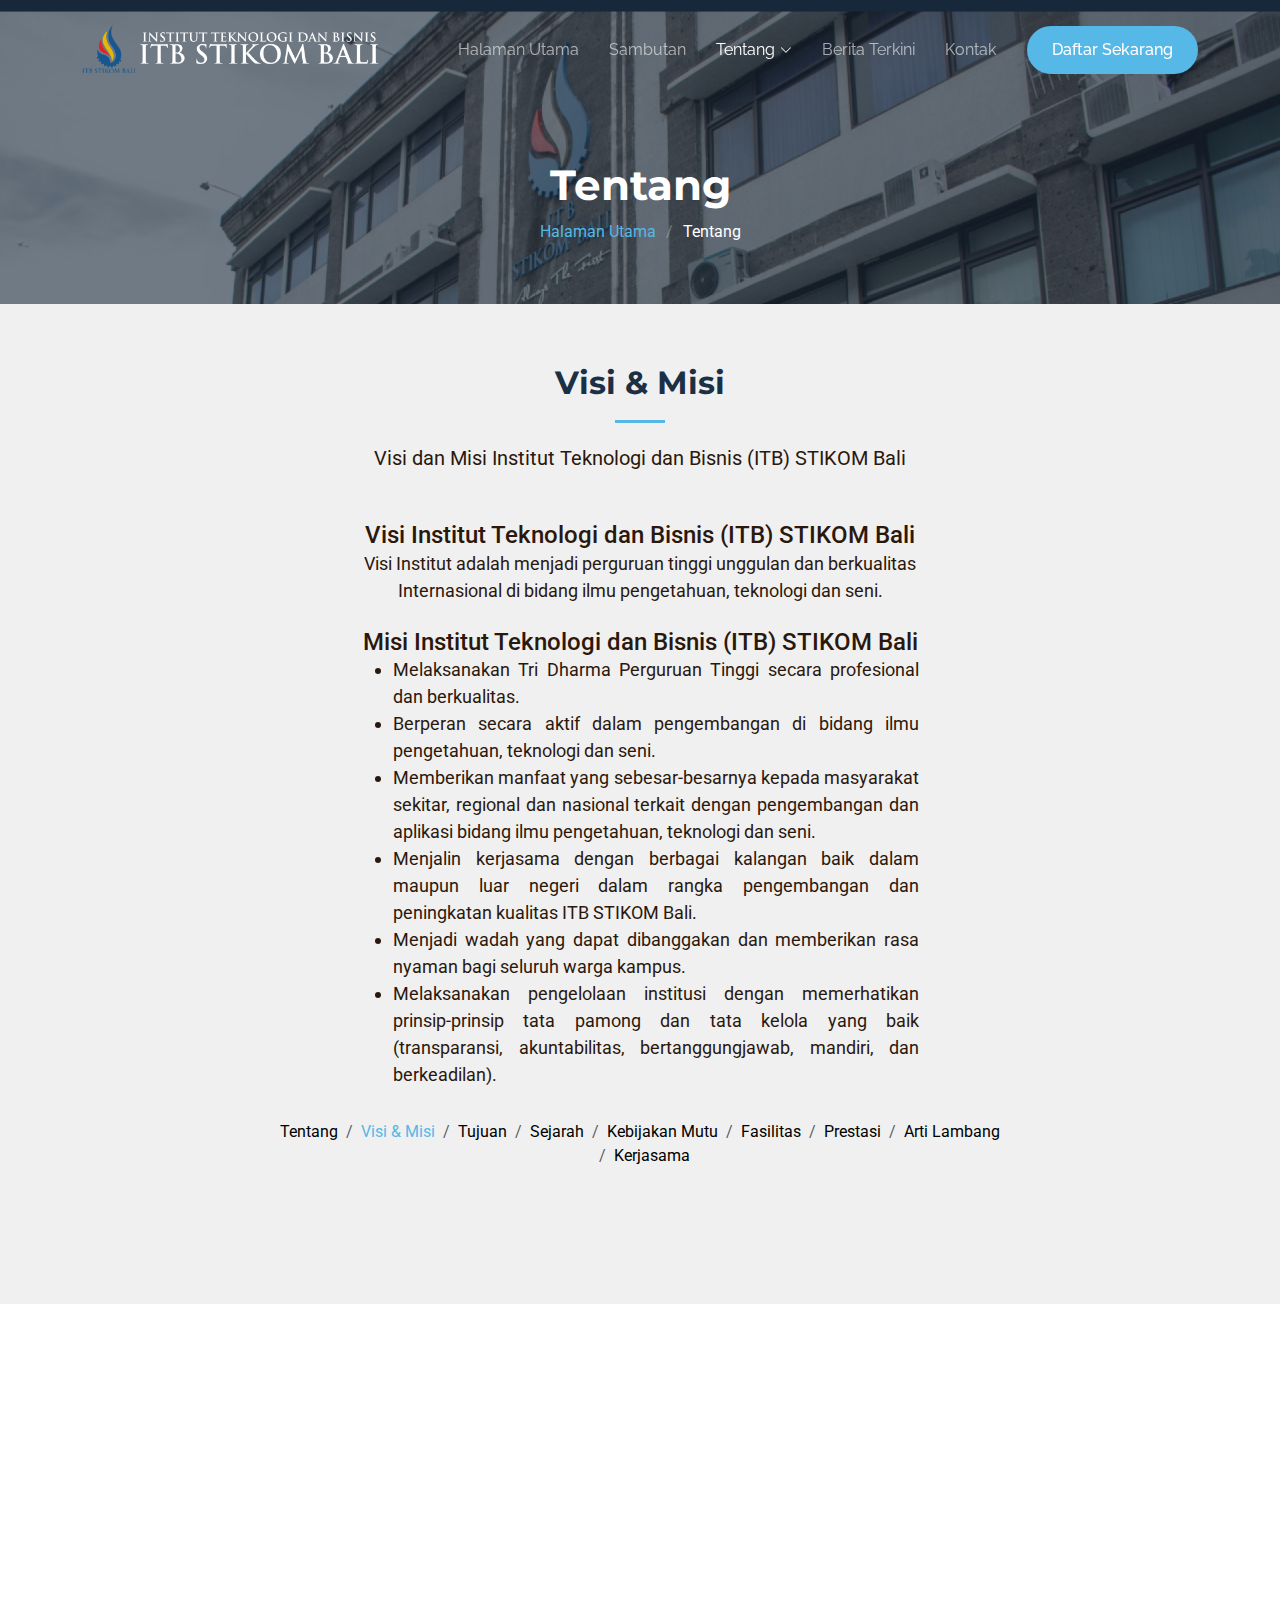
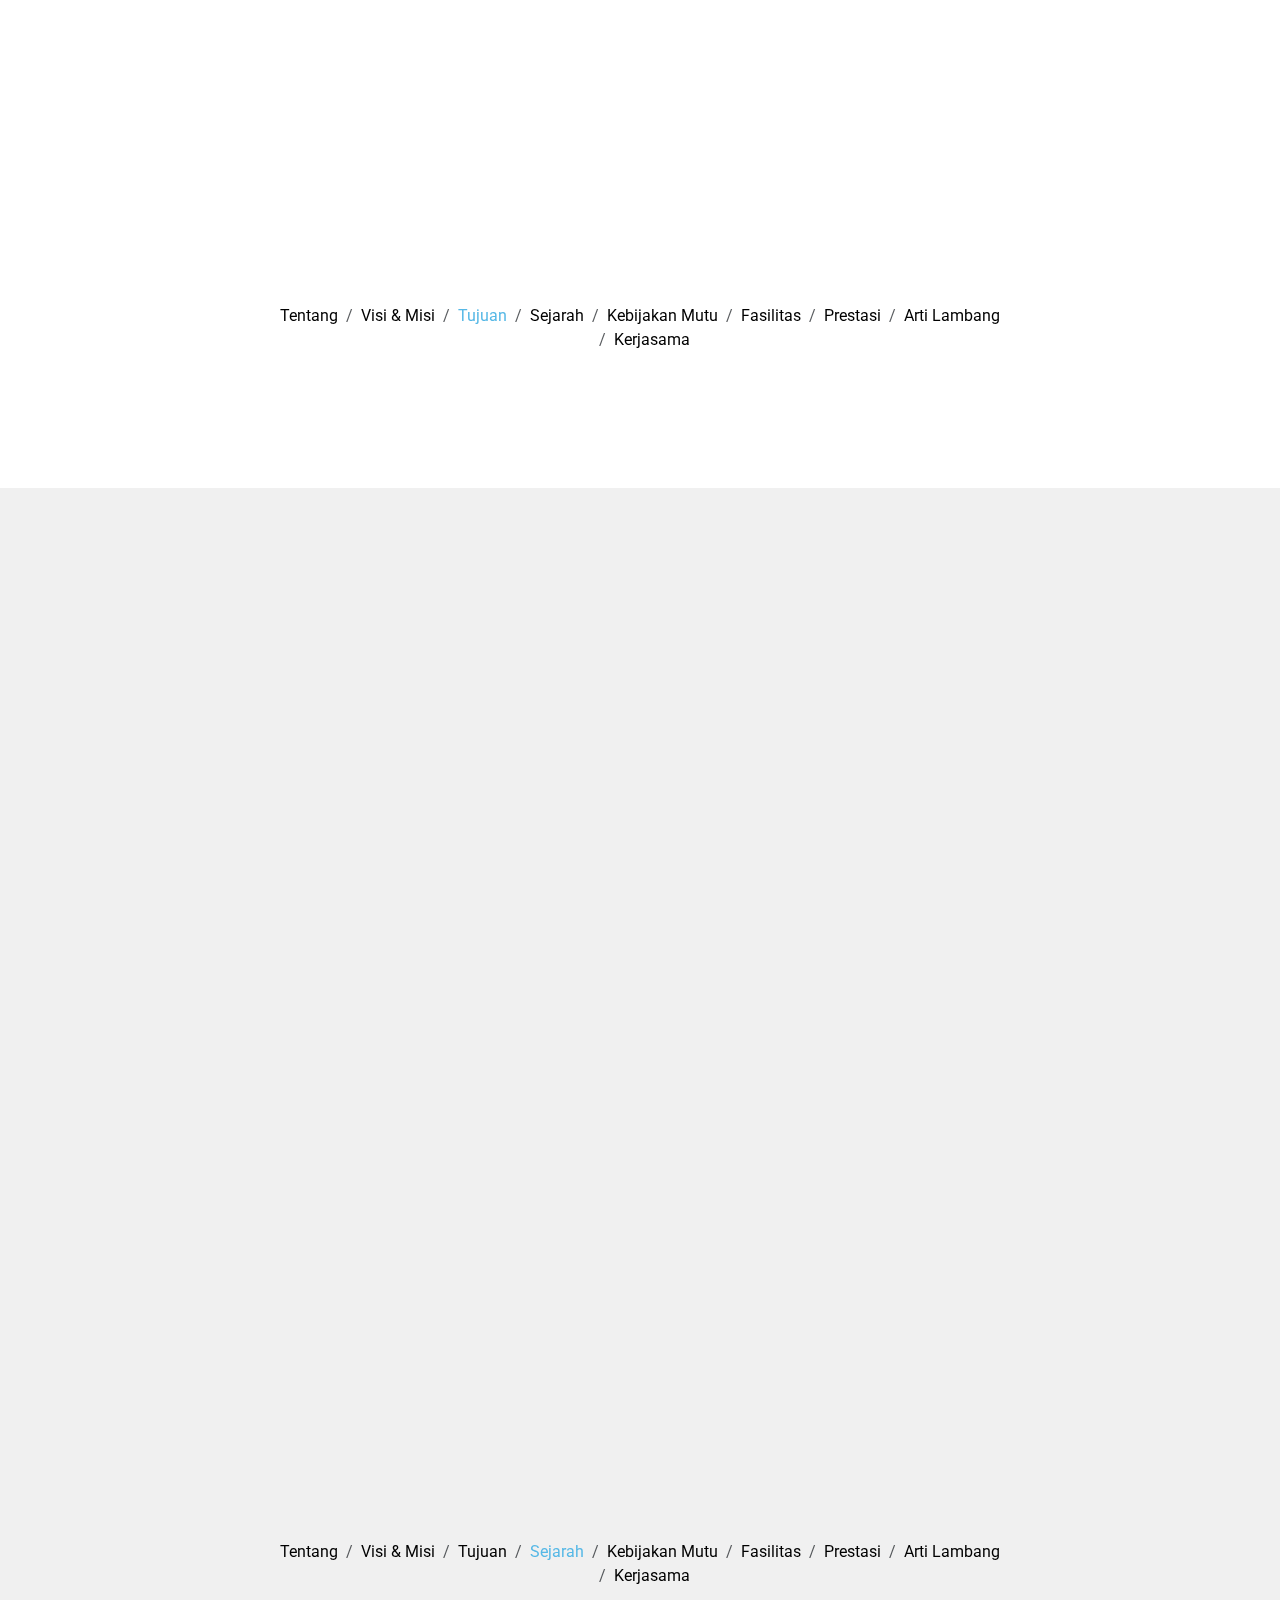
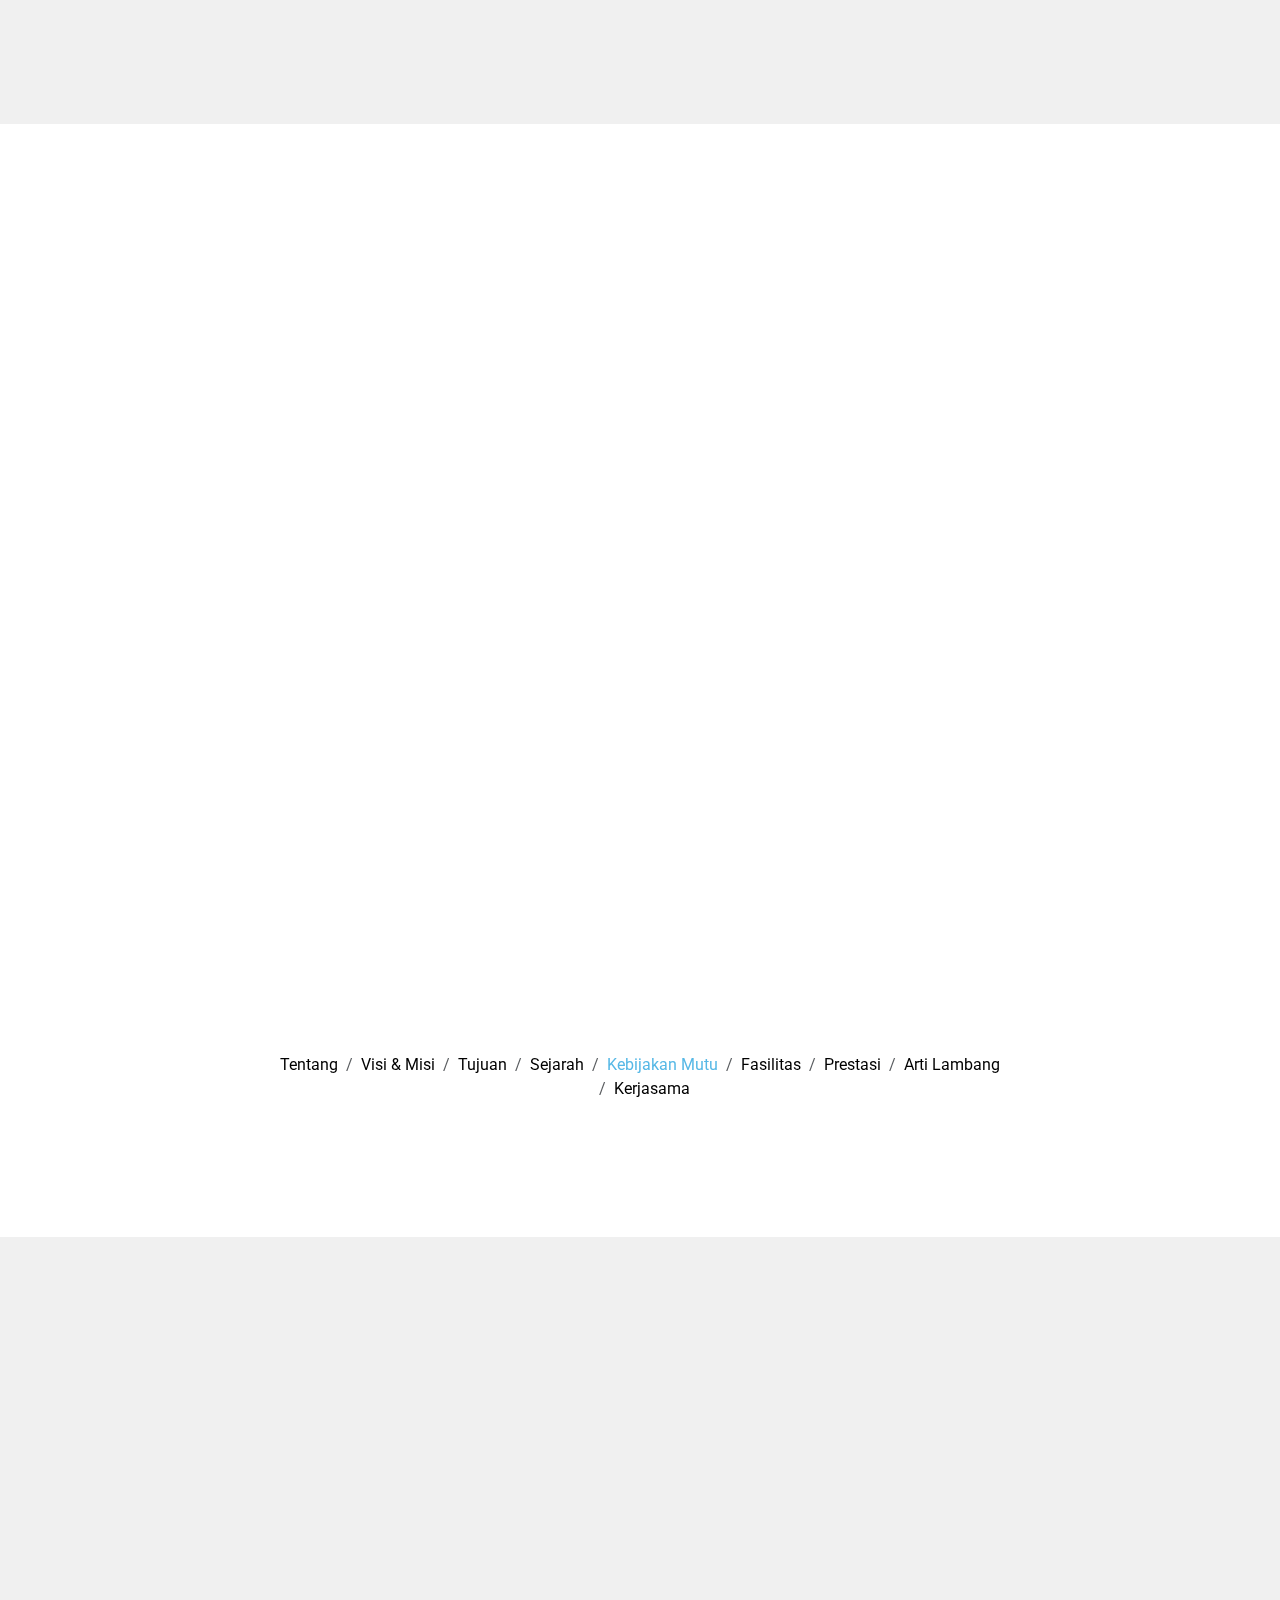
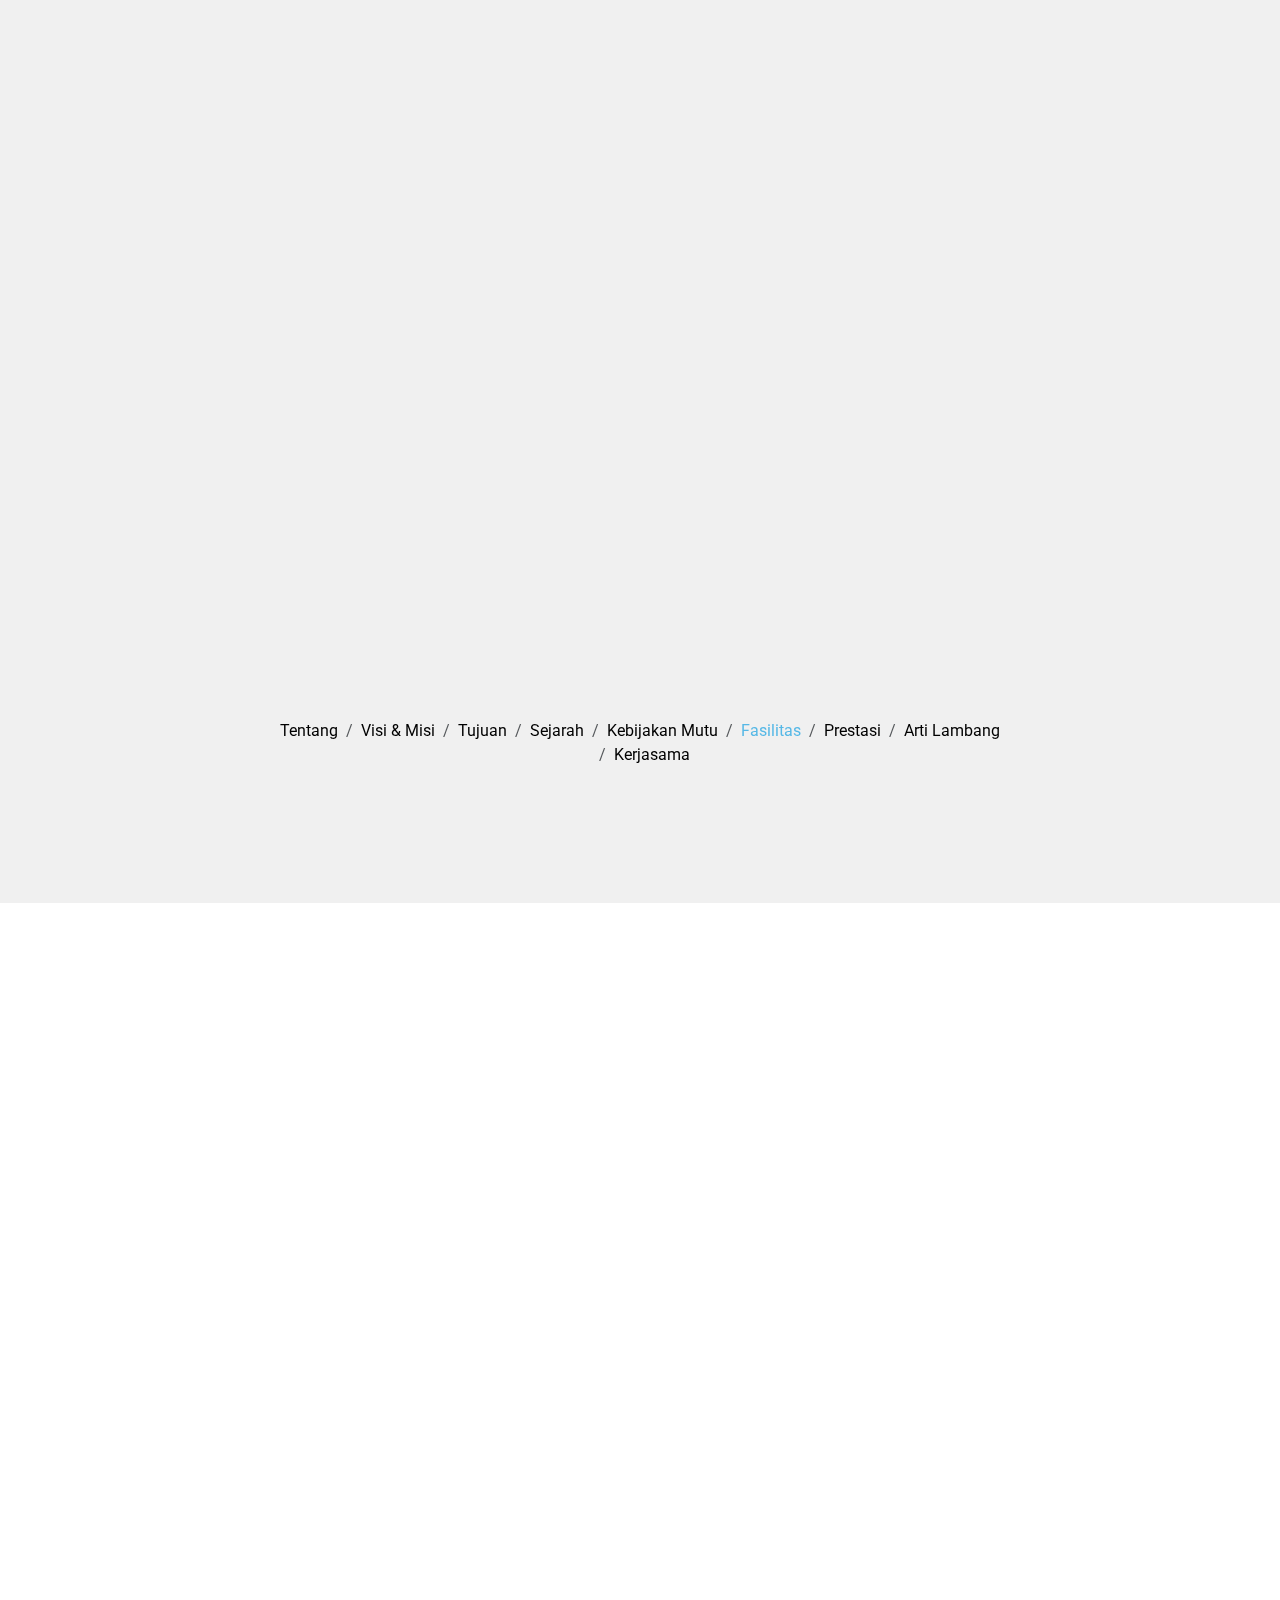
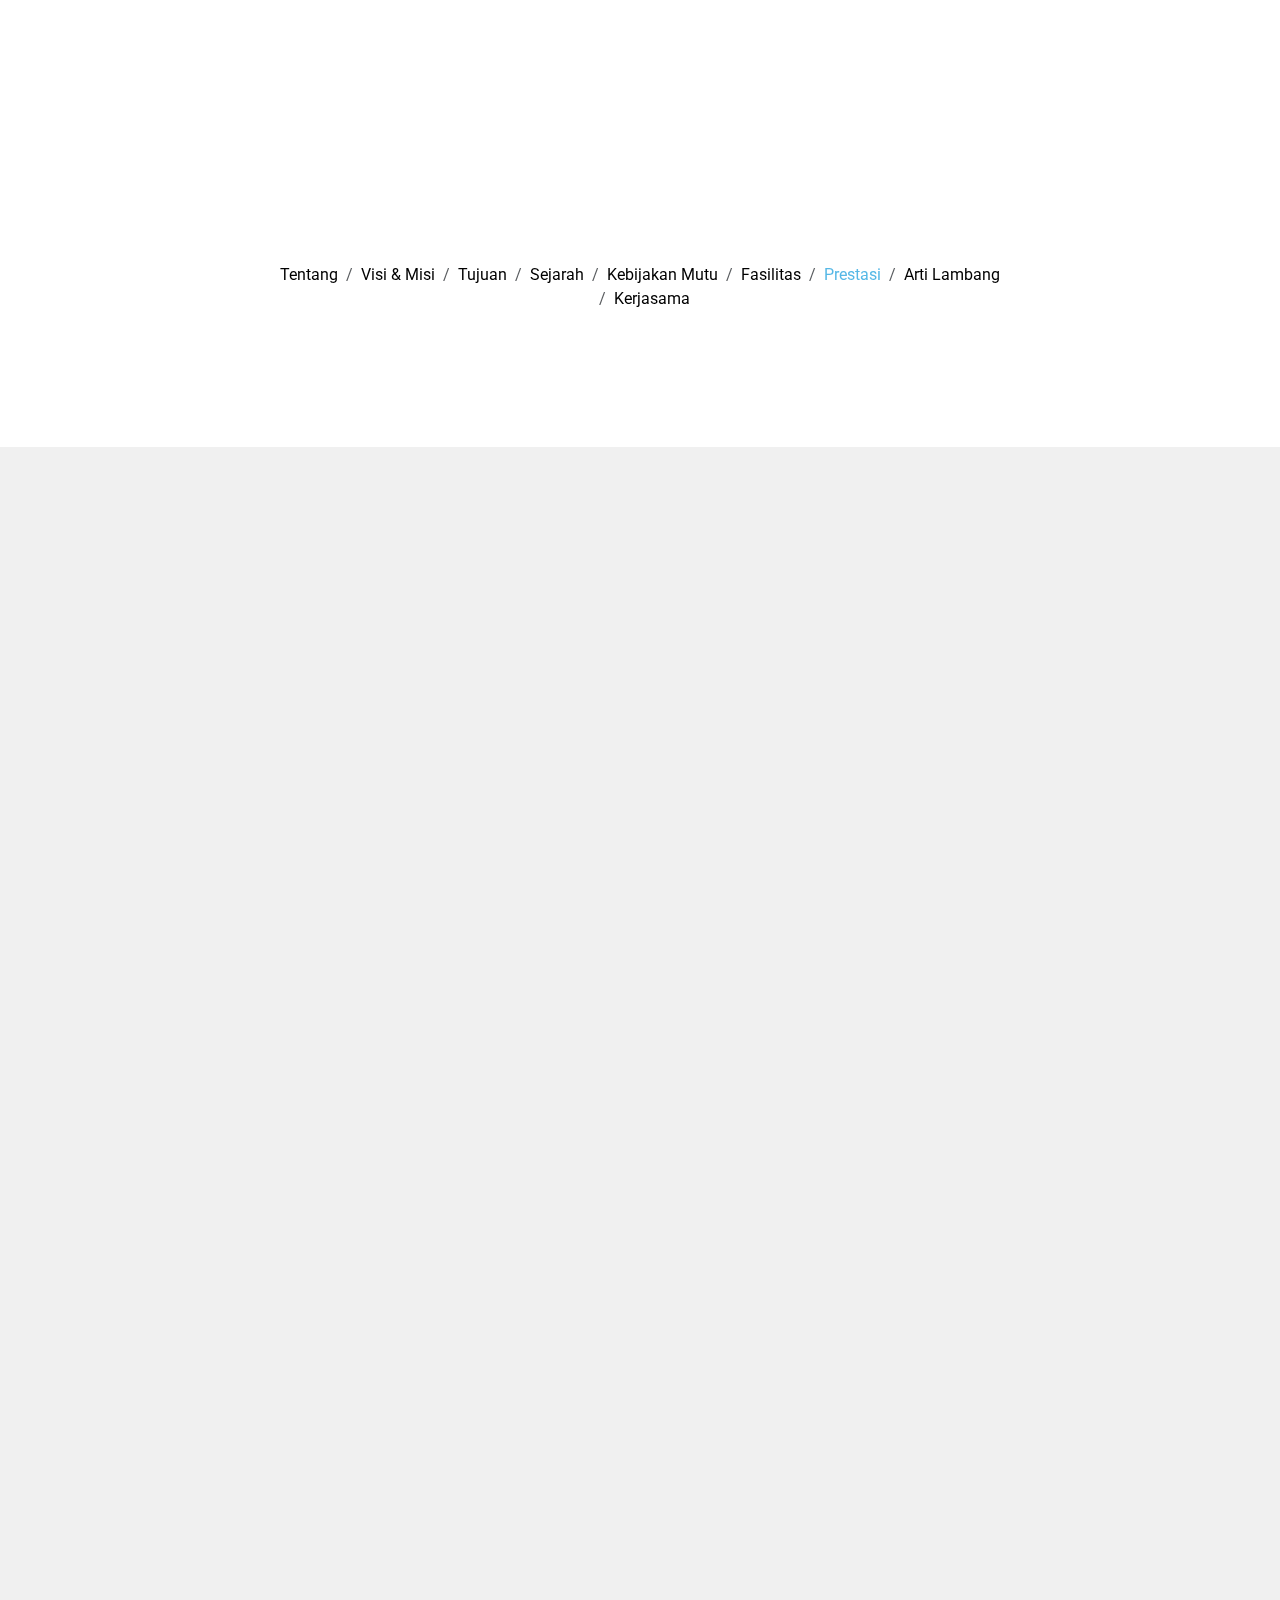
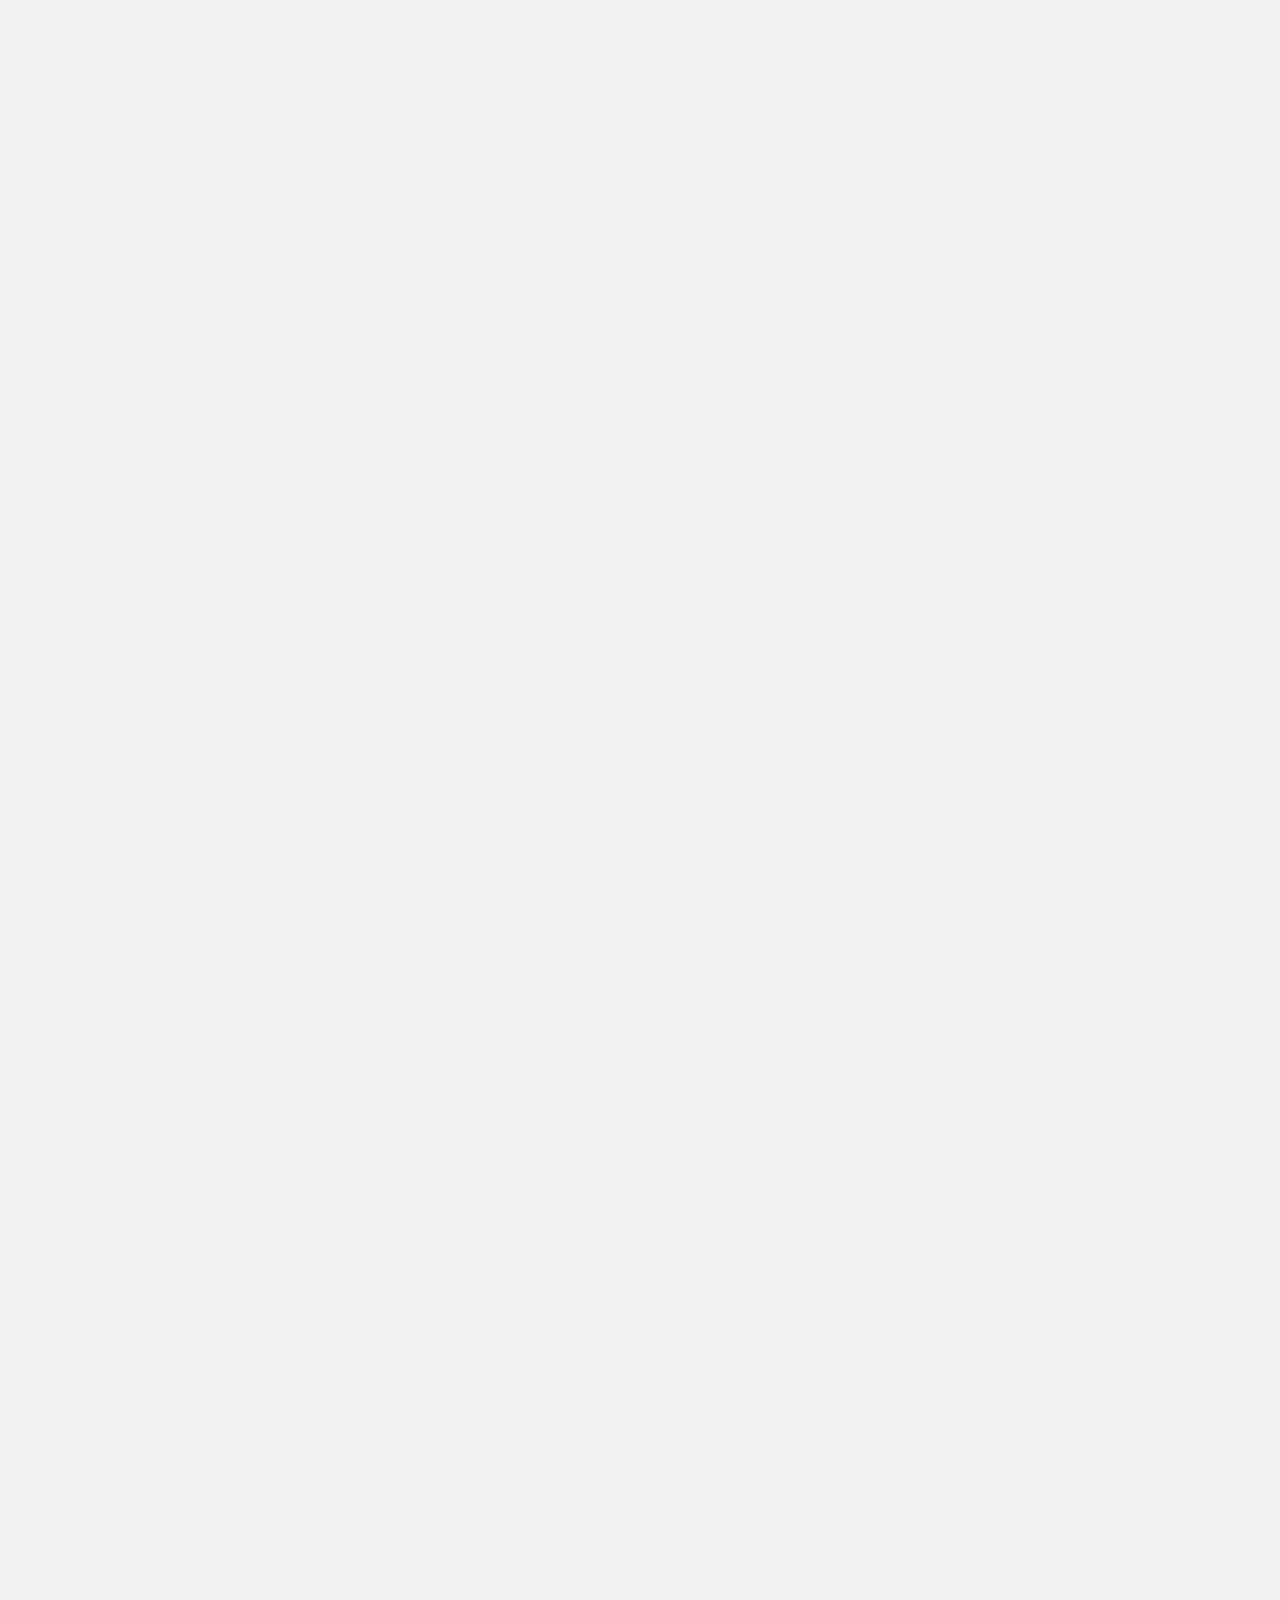
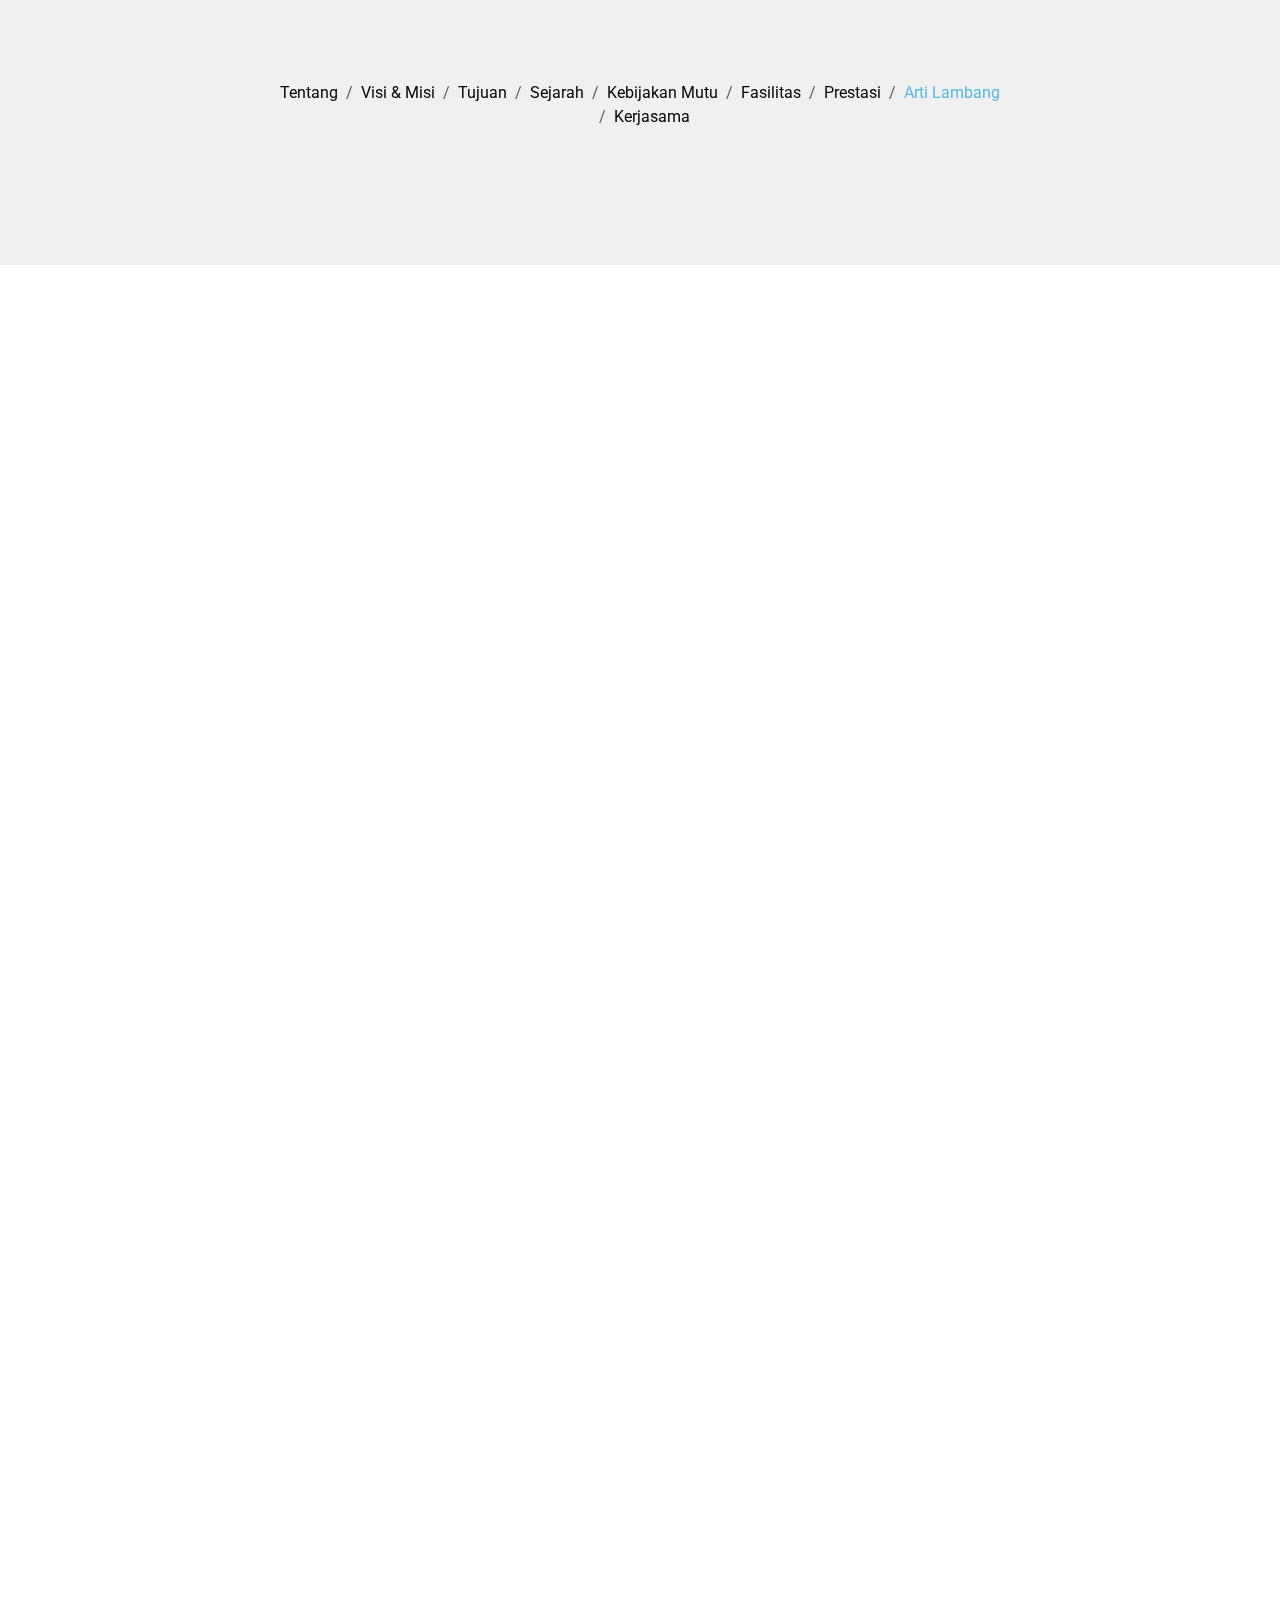
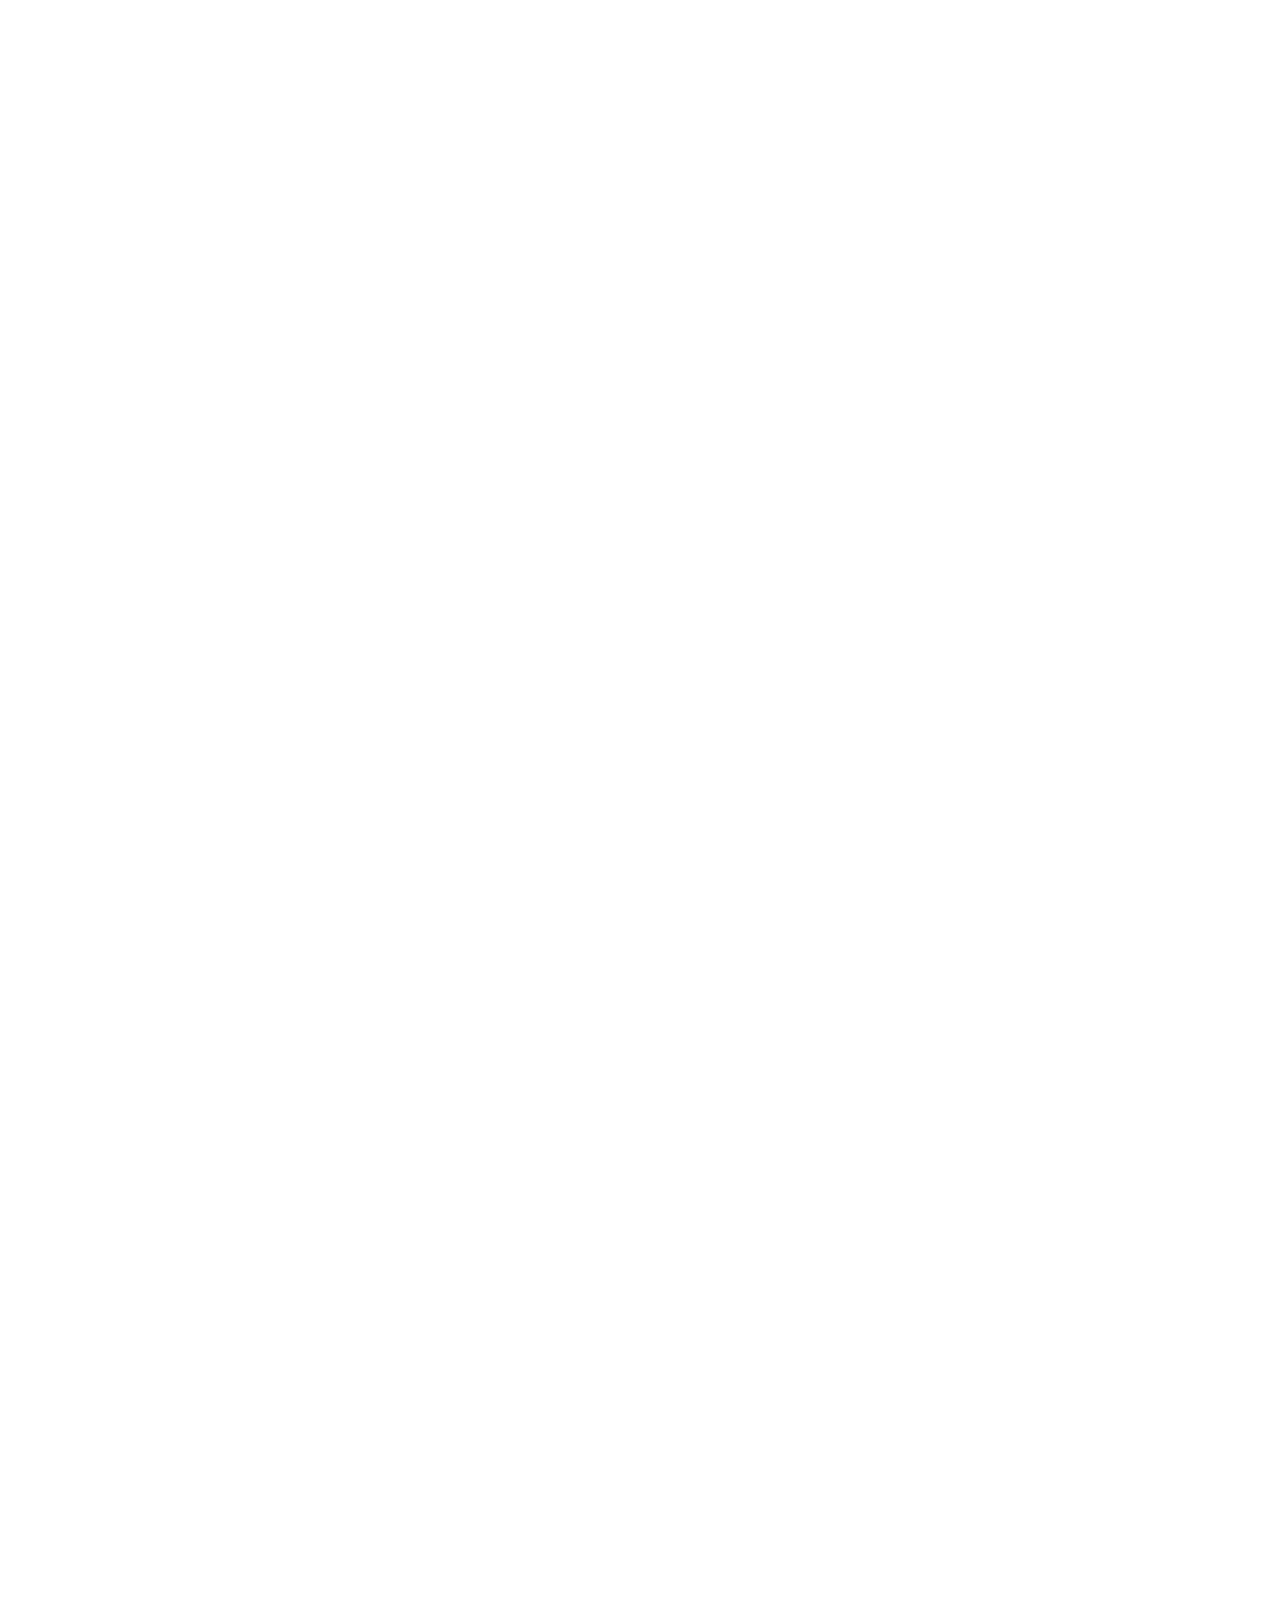
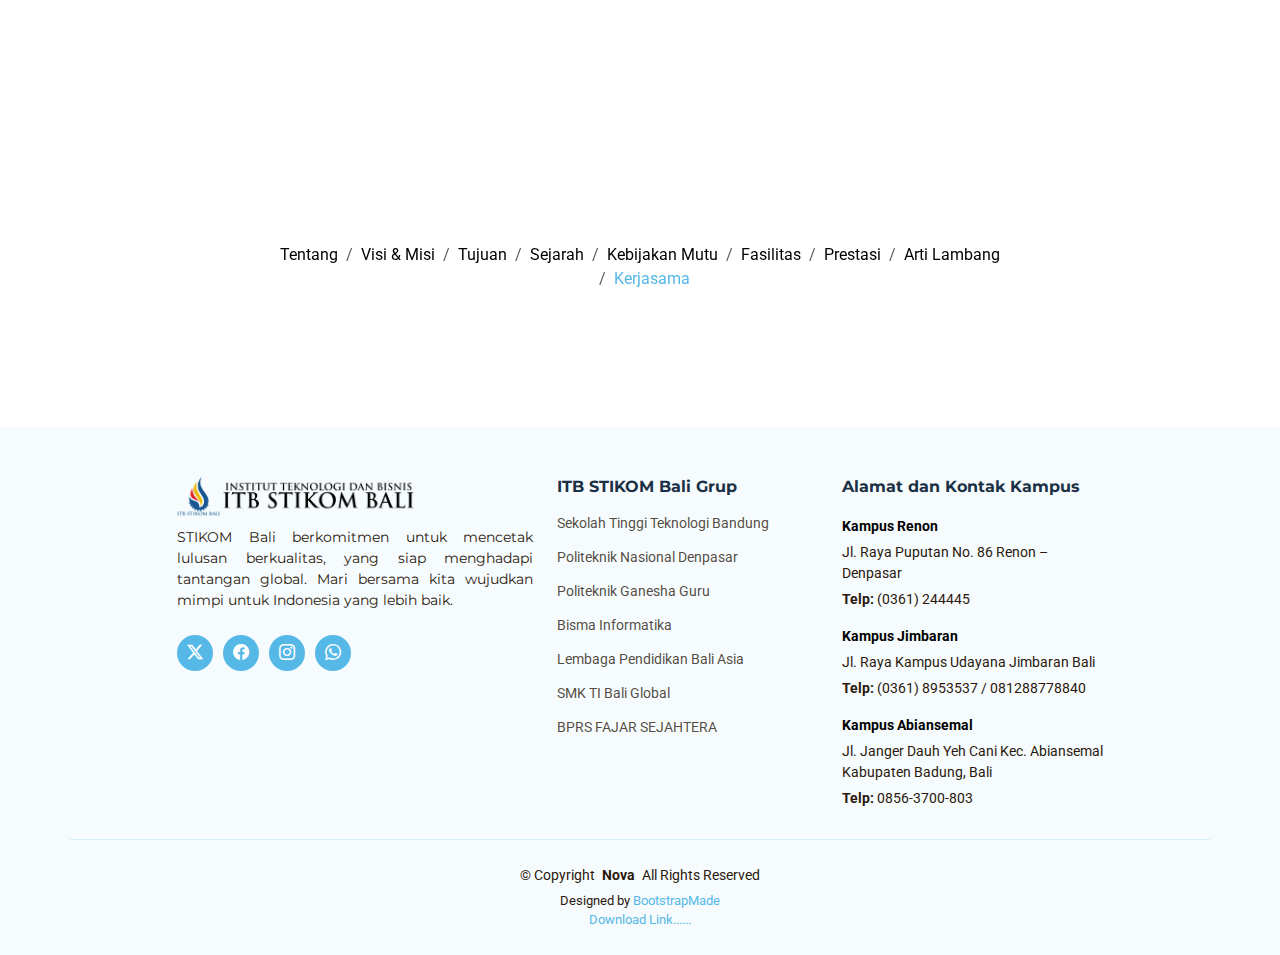
<file: about.html>
<!DOCTYPE html>
<html lang="en">

<head>
  <meta charset="utf-8">
  <meta content="width=device-width, initial-scale=1.0" name="viewport">
  <title>Tentang - ITB STIKOM BALI</title>
  <meta name="description" content="">
  <meta name="keywords" content="">

  <!-- Favicons -->
  <link href="assets/img/favicon.png" rel="icon">
  <link href="assets/img/apple-touch-icon.png" rel="apple-touch-icon">

  <!-- Fonts -->
  <link href="https://fonts.googleapis.com" rel="preconnect">
  <link href="https://fonts.gstatic.com" rel="preconnect" crossorigin>
  <link
    href="https://fonts.googleapis.com/css2?family=Roboto:ital,wght@0,100;0,300;0,400;0,500;0,700;0,900;1,100;1,300;1,400;1,500;1,700;1,900&family=Montserrat:ital,wght@0,100;0,200;0,300;0,400;0,500;0,600;0,700;0,800;0,900;1,100;1,200;1,300;1,400;1,500;1,600;1,700;1,800;1,900&family=Raleway:ital,wght@0,100;0,200;0,300;0,400;0,500;0,600;0,700;0,800;0,900;1,100;1,200;1,300;1,400;1,500;1,600;1,700;1,800;1,900&display=swap"
    rel="stylesheet">

  <!-- Vendor CSS Files -->
  <link href="assets/vendor/bootstrap/css/bootstrap.min.css" rel="stylesheet">
  <link href="assets/vendor/bootstrap-icons/bootstrap-icons.css" rel="stylesheet">
  <link href="assets/vendor/aos/aos.css" rel="stylesheet">
  <link href="assets/vendor/glightbox/css/glightbox.min.css" rel="stylesheet">
  <link href="assets/vendor/swiper/swiper-bundle.min.css" rel="stylesheet">

  <!-- Main CSS File -->
  <link href="assets/css/main.css" rel="stylesheet">

  <!-- =======================================================
  * Template Name: Nova
  * Template URL: https://bootstrapmade.com/nova-bootstrap-business-template/
  * Updated: Aug 07 2024 with Bootstrap v5.3.3
  * Author: BootstrapMade.com
  * License: https://bootstrapmade.com/license/
  ======================================================== -->
</head>

<body class="about-page">

  <header id="header" class="header d-flex align-items-center fixed-top">
    <div class="container-fluid container-xl position-relative d-flex align-items-center justify-content-between">

      <a href="index.html" class="logo d-flex align-items-center">
        <!-- Uncomment the line below if you also wish to use an image logo -->
        <img src="assets/img/logov3.png" alt="">
        <!-- <h1 class="sitename" style="font-family: 'Trajan Pro', sans-serif; font-weight: 300;">ITB STIKOM BALI</h1> -->
      </a>

      <nav id="navmenu" class="navmenu">
        <ul>
          <li><a href="index.html">Halaman Utama<br></a></li>
          <li><a href="sambut.html">Sambutan<br></a></li>
          <li class="dropdown"><a href="about.html" class="active"><span>Tentang</span> <i
                class="bi bi-chevron-down toggle-dropdown"></i></a>
            <ul>
              <li><a href="about.html#visimisi">Visi & Misi</a></li>
              <li><a href="about.html#tujuan">Tujuan</a></li>
              <li><a href="about.html#sejarah">Sejarah</a></li>
              <li><a href="about.html#mutu">Kebijakan Mutu</a></li>
              <li><a href="about.html#fasilitas">Fasilitas</a></li>
              <li><a href="about.html#prestasi">Prestasi</a></li>
              <li><a href="about.html#lambang">Arti Lambang</a></li>
              <li><a href="about.html#kerjasama">Kerjasama</a></li>
              <!-- <li class="dropdown"><a href="#"><span>Deep Dropdown</span> <i
                    class="bi bi-chevron-down toggle-dropdown"></i></a>
                <ul>
                  <li><a href="#">Deep Dropdown 1</a></li>
                  <li><a href="#">Deep Dropdown 2</a></li>
                  <li><a href="#">Deep Dropdown 3</a></li>
                  <li><a href="#">Deep Dropdown 4</a></li>
                  <li><a href="#">Deep Dropdown 5</a></li>
                </ul>
              </li> -->
            </ul>
          </li>
          <li><a href="blog.html">Berita Terkini</a></li>
          <!-- <li><a href="gallery.html">Gallery</a></li> -->
          <li><a href="contact.html">Kontak</a></li>
          <li class="ms-3"><a class="btn-dftr txt-bold" href="https://siap.stikom-bali.ac.id/" target="_blank">Daftar
              Sekarang</a></li>
        </ul>
        <i class="mobile-nav-toggle d-xl-none bi bi-list"></i>
      </nav>

    </div>
  </header>

  <main class="main">

    <!-- Page Title -->
    <div id="tentang" class="page-title dark-background" data-aos="fade"
      style="background-image: url(assets/img/profile-page-title-bg.jpg);">
      <div class="container">
        <h1>Tentang</h1>
        <nav class="breadcrumbs">
          <ol>
            <li><a href="index.html">Halaman Utama</a></li>
            <li class="current">Tentang</li>
          </ol>
        </nav>
      </div>
    </div><!-- End Page Title -->



    <!-- Visi Misi Section -->
    <section id="visimisi" class="team section bg-gray">
      <!-- Section Title -->
      <div class="container section-title d-flex flex-column align-items-center pb-3" data-aos="fade-up">
        <h2>Visi & Misi</h2>
        <p class="sub-h2 mb-5">Visi dan Misi
          Institut Teknologi dan Bisnis
          (ITB) STIKOM Bali</p>

        <p class="h3">Visi Institut Teknologi dan Bisnis (ITB) STIKOM Bali</p>
        <div class="col-6">
          <p class="p-long">Visi Institut adalah menjadi perguruan tinggi unggulan dan berkualitas Internasional di
            bidang
            ilmu pengetahuan, teknologi dan seni.</p>
        </div>
        <p class="h3 mt-4">Misi Institut Teknologi dan Bisnis (ITB) STIKOM Bali</p>
        <div class="col-6">
          <ul class="txt-justify">
            <li class="p-long">
              Melaksanakan Tri Dharma Perguruan Tinggi secara profesional dan berkualitas.
            </li>
            <li class="p-long">Berperan secara aktif dalam pengembangan di bidang ilmu pengetahuan, teknologi dan seni.
            </li>
            <li class="p-long">Memberikan manfaat yang sebesar-besarnya kepada masyarakat sekitar, regional dan nasional
              terkait dengan pengembangan dan aplikasi bidang ilmu pengetahuan, teknologi dan seni.</li>
            <li class="p-long">Menjalin kerjasama dengan berbagai kalangan baik dalam maupun luar negeri dalam rangka
              pengembangan dan peningkatan kualitas ITB STIKOM Bali.</li>
            <li class="p-long">Menjadi wadah yang dapat dibanggakan dan memberikan rasa nyaman bagi seluruh warga
              kampus.
            </li>
            <li class="p-long">Melaksanakan pengelolaan institusi dengan memerhatikan prinsip-prinsip tata pamong dan
              tata
              kelola yang baik (transparansi, akuntabilitas, bertanggungjawab, mandiri, dan berkeadilan).</li>
          </ul>
        </div>

      </div><!-- End Section Title -->

      <div class="container section-title d-flex flex-column align-items-center">
        <div class="col-8">
          <nav aria-label="breadcrumb">
            <ol class="breadcrumb justify-content-center align-items-center">
              <li class="breadcrumb-item"><a class="text-black" href="#tentang">Tentang</a></li>
              <li class="breadcrumb-item"><a href="#visimisi">Visi & Misi</a></li>
              <li class="breadcrumb-item"><a class="text-black" href="#tujuan">Tujuan</a></li>
              <li class="breadcrumb-item"><a class="text-black" href="#sejarah">Sejarah</a></li>
              <li class="breadcrumb-item"><a class="text-black" href="#mutu">Kebijakan Mutu</a></li>
              <li class="breadcrumb-item"><a class="text-black" href="#fasilitas">Fasilitas</a></li>
              <li class="breadcrumb-item"><a class="text-black" href="#prestasi">Prestasi </a></li>
              <li class="breadcrumb-item"><a class="text-black" href="#lambang">Arti Lambang</a></li>
              <li class="breadcrumb-item"><a class="text-black" href="#kerjasama">Kerjasama</a></li>
            </ol>
          </nav>
        </div>
      </div>
    </section>

    <!-- Tujuan Section -->
    <section id="tujuan" class="team section ">
      <!-- Section Title -->
      <div class="container section-title d-flex flex-column align-items-center pb-3" data-aos="fade-up">
        <h2>Tujuan</h2>
        <p class="sub-h2 mb-5">Tujuan Institut Teknologi dan Bisnis
          (ITB) STIKOM Bali</p>
        </p>
        <div class="col-6">
          <p class="p-long text-start">Ada pun tujuan Institut Teknologi dan Bisnis (ITB) STIKOM Bali dirumuskan sebagai
            berikut :
          <ul class="txt-justify">
            <li class="p-long">
              Meningkatkan kualitas dan relevansi pendidikan di bidang ICT.
            </li>
            <li class="p-long">Meningkatkan kualitas dan kuantitas penelitian dan pengabdian kepada masyarakat di bidang
              ICT.
            </li>
            <li class="p-long">Menumbuhkan sikap toleransi, kemampuan kerjasama, semangat kepribadian bangsa, serta
              mengembangkan displin di kalangan civitas akademika dan masyarakat.</li>
            <li class="p-long">Mengembangkan pengeloalaan Institut Teknologi dan Bisnis (ITB) STIKOM Bali yang efisien
              dan produktif di dukung oleh sarana dan prasarana yang memadai dan bermutu.</li>
            <li class="p-long">Mengembangkan jaringan kerjasama dengan masyarakat kampus, alumni, industri, dan
              masyarakat.
            </li>
          </ul>
        </div>

      </div><!-- End Section Title -->

      <div class="container section-title d-flex flex-column align-items-center">
        <div class="col-8">
          <nav aria-label="breadcrumb">
            <ol class="breadcrumb justify-content-center align-items-center">
              <li class="breadcrumb-item"><a class="text-black" href="#tentang">Tentang</a></li>
              <li class="breadcrumb-item"><a class="text-black" href="#visimisi">Visi & Misi</a></li>
              <li class="breadcrumb-item"><a href="#tujuan">Tujuan</a></li>
              <li class="breadcrumb-item"><a class="text-black" href="#sejarah">Sejarah</a></li>
              <li class="breadcrumb-item"><a class="text-black" href="#mutu">Kebijakan Mutu</a></li>
              <li class="breadcrumb-item"><a class="text-black" href="#fasilitas">Fasilitas</a></li>
              <li class="breadcrumb-item"><a class="text-black" href="#prestasi">Prestasi </a></li>
              <li class="breadcrumb-item"><a class="text-black" href="#lambang">Arti Lambang</a></li>
              <li class="breadcrumb-item"><a class="text-black" href="#kerjasama">Kerjasama</a></li>
            </ol>
          </nav>
        </div>
      </div>
    </section>

    <!-- Sejarah Section -->
    <section id="sejarah" class="team section bg-gray">
      <!-- Section Title -->
      <div class="container section-title d-flex flex-column align-items-center pb-3" data-aos="fade-up">
        <h2>Sejarah</h2>
        <p class="sub-h2 mb-5">Sejarah
          Institut Teknologi dan Bisnis
          (ITB) STIKOM Bali</p>
        </p>
        <div class="col-6 txt-justify">
          <p class="p-long">Berawal dari bertemunya para pemerhati, pencinta dan praktisi pendidikan yakni Prof. Dr.
            Made Bandem, MA., (saat itu Rektor ISI Jogjakarta), Dr. Dadang Hermawan (praktisi pendidikan), Drs. Ida
            Bagus Dharmadiaksa, M.Si., Ak. (Dosen) dan Drs. Satria Dharma (praktisi pendidikan) pada tahun 2.000 yang
            begitu menaruh perhatian atas pesat dan dinamisnya perkembangan teknologi informasi dan komunikasi (TIK) di
            dunia termasuk di Indonesia dan Bali, namun di lain pihak perguruan tinggi bidang TIK sampai dengan jenjang
            sarjana belum ada.</p>
          <p class="p-long mt-3">Maka pada tanggal 20 Mei 2001, berdirilah Yayasan Widya Dharma Shanti yang akan menjadi
            Badan Penyenggara Perguruan Tinggi Swasta dan selanjutnya diajukanlah ijin pendirian Institut Teknologi dan
            Bisnis (ITB) STIKOM Bali kepada Direktorat Jenderal Pendidikan Tinggi Kementerian Pendidikan Nasional.</p>
          <p class="p-long mt-3">Dengan berbagai usaha dan lika liku pengurusan ijin serta doa, maka pada tanggal 10
            Agustus
            2002 keluarlah ijin dimaksud dengan nomor 157/D/O/2002 dengan 2 jurusan / program studi yakni Sistem
            Komputer (jenjang S1) dan Manajemen Informatika (jenjang D3) lalu pada tahun 2009 ada tambahan program studi
            baru yakni Sistem Infomasi (jenjang S1).</p>
          <p class="p-long mt-3 mb-3">Saat ini, Institut Teknologi dan Bisnis (ITB) STIKOM Bali sudah menjadi perguruan
            tinggi
            bertaraf internasional yang sangat dipercaya oleh masyarakat, terbukti dengan jumlah mahasiswa yang sedang
            kuliah tidak kurang dari 6.000 orang dan alumni yang mencapai hampir 4.000 orang (tahun 2015). Selain itu
            berbagai kerjasama dalam bidang tri dharma perguruan tinggi telah dilakukan dengan berbagai pihak baik
            instansi pemerintah, instansi/perusahaan swasta, BUMN, BUMD, Perguruan Tinggi baik dalam maupun luar negeri.
          </p>
        </div>

      </div><!-- End Section Title -->

      <div class="container section-title d-flex flex-column align-items-center">
        <div class="col-8">
          <nav aria-label="breadcrumb">
            <ol class="breadcrumb justify-content-center align-items-center">
              <li class="breadcrumb-item"><a class="text-black" href="#tentang">Tentang</a></li>
              <li class="breadcrumb-item"><a class="text-black" href="#visimisi">Visi & Misi</a></li>
              <li class="breadcrumb-item"><a class="text-black" href="#tujuan">Tujuan</a></li>
              <li class="breadcrumb-item"><a href="#sejarah">Sejarah</a></li>
              <li class="breadcrumb-item"><a class="text-black" href="#mutu">Kebijakan Mutu</a></li>
              <li class="breadcrumb-item"><a class="text-black" href="#fasilitas">Fasilitas</a></li>
              <li class="breadcrumb-item"><a class="text-black" href="#prestasi">Prestasi </a></li>
              <li class="breadcrumb-item"><a class="text-black" href="#lambang">Arti Lambang</a></li>
              <li class="breadcrumb-item"><a class="text-black" href="#kerjasama">Kerjasama</a></li>
            </ol>
          </nav>
        </div>
      </div>
    </section>

    <!-- Mutu Section -->
    <section id="mutu" class="team section ">
      <!-- Section Title -->
      <div class="container section-title d-flex flex-column align-items-center pb-3" data-aos="fade-up">
        <h2>Kebijakan dan Mutu</h2>
        <p class="sub-h2 mb-5">Kebijakan Mutu
          Institut Teknologi dan Bisnis
          (ITB) STIKOM Bali</p>
        </p>
        <div class="col-6 txt-justify">
          <p class="p-long">Kebijakan mutu STIKOM Bali ditujukan untuk menetapkan arah bagi pencapaian Visi Institut. Di
            dalamnya mengandung pernyataan komitmen untuk memenuhi peraturan, melakukan perbaikan berkelanjutan, dan
            memuat kerangka kerja untuk menetapkan sasaran mutu. STIKOM Bali menyatakan kebijakan mutunya sebagai
            berikut :</p>
          <p class="p-long mt-3 mb-3">STIKOM BALI mempunyai komitmen yang kuat untuk memuaskan kebutuhan semua
            stakeholder
            dengan mengimplementasikan Sistem Manajemen Mutu ISO 9001:2015 & Sistem Penjaminan Mutu Pendidikan Tinggi
            melalui perbaikan berlanjut. Untuk mencapai tujuan tersebut, Manajemen :</p>
        </div>
        <div class="col-6">
          <p class="p-long text-start">Ada pun tujuan Institut Teknologi dan Bisnis (ITB) STIKOM Bali dirumuskan sebagai
            berikut :
          <ol class="txt-justify">
            <li class="p-long">
              Meningkatkan kualitas dan relevansi pendidikan di bidang ICT.
            </li>
            <li class="p-long">Meningkatkan kualitas dan kuantitas penelitian dan pengabdian kepada masyarakat di bidang
              ICT.
            </li>
            <li class="p-long">Menumbuhkan sikap toleransi, kemampuan kerjasama, semangat kepribadian bangsa, serta
              mengembangkan displin di kalangan civitas akademika dan masyarakat.</li>
            <li class="p-long">Mengembangkan pengeloalaan Institut Teknologi dan Bisnis (ITB) STIKOM Bali yang efisien
              dan produktif di dukung oleh sarana dan prasarana yang memadai dan bermutu.</li>
            <li class="p-long">Mengembangkan jaringan kerjasama dengan masyarakat kampus, alumni, industri, dan
              masyarakat.
            </li>
          </ol>
        </div>

      </div><!-- End Section Title -->

      <div class="container section-title d-flex flex-column align-items-center">
        <div class="col-8">
          <nav aria-label="breadcrumb">
            <ol class="breadcrumb justify-content-center align-items-center">
              <li class="breadcrumb-item"><a class="text-black" href="#tentang">Tentang</a></li>
              <li class="breadcrumb-item"><a class="text-black" href="#visimisi">Visi & Misi</a></li>
              <li class="breadcrumb-item"><a class="text-black" href="#tujuan">Tujuan</a></li>
              <li class="breadcrumb-item"><a class="text-black" href="#sejarah">Sejarah</a></li>
              <li class="breadcrumb-item"><a href="#mutu">Kebijakan Mutu</a></li>
              <li class="breadcrumb-item"><a class="text-black" href="#fasilitas">Fasilitas</a></li>
              <li class="breadcrumb-item"><a class="text-black" href="#prestasi">Prestasi </a></li>
              <li class="breadcrumb-item"><a class="text-black" href="#lambang">Arti Lambang</a></li>
              <li class="breadcrumb-item"><a class="text-black" href="#kerjasama">Kerjasama</a></li>
            </ol>
          </nav>
        </div>
      </div>
    </section>

    <!-- Fasilitas Section -->
    <section id="fasilitas" class="team section bg-gray">
      <!-- Section Title -->
      <div class="container section-title d-flex flex-column align-items-center mb-4" data-aos="fade-up">
        <h2>Fasilitas</h2>
        <p class="sub-h2 mb-5">Fasilitas
          Institut Teknologi dan Bisnis
          (ITB) STIKOM Bali</p>
        </p>
        <div class="row justify-content-center">
          <div class="col-6 align-content-center me-3">
            <ul class="txt-justify">
              <li class="p-long">Satu-satunya Perguruan Tinggi ICT yang mendapat Double Akreditasi, International dan
                Akreditasi Nasional B dari BAN-PT untuk seluruh program studi.</li>
              <li class="p-long">Sebagai perguruan tinggi tercerdas dan terbaik 3 kali berturut-turut di Bali dan Nusa
                Tenggara.</li>
              <li class="p-long">Perguruan tinggi pertama dan satu-satunya di Bali yang menyelenggarakan kelas
                Internasional (Dual Degree Program dan Sandwich Program).</li>
              <li class="p-long">Diajar oleh para Dosen dengan jenjang S3 dan S2 yang kompeten di bidang Teknologi
                Informasi dan bidang ilmu pendukung.</li>
              <li class="p-long">Pelayanan oleh staff dan manajemen yang ramah dan bersahabat.</li>
            </ul>
          </div>
          <div class="col-5 h-auto">
            <img class="img-fluid" src="assets/img/about/fas-1.jpg" alt="">
          </div>
        </div>
        <div class="row justify-content-center mt-5">
          <div class="col-5 h-auto me-3">
            <img class="img-fluid" src="assets/img/about/fas-2.jpg" alt="">
          </div>
          <div class="col-6 align-content-center">
            <ul class="txt-justify">
              <li class="p-long">Lulusan akan tersertifikasi kompetensi internasional seperti Microsoft, CISCO, TOEFL
                dan lain-lain.</li>
              <li class="p-long">Daya serap lulusan sangat cepat di dunia industri, bahkan sebelum lulus sudah direkrut
                oleh berbagai industri.</li>
              <li class="p-long">Cyberpreneurship Campus, dengan fasilitas inkubator bisnis yang lengkap dan megah untuk
                pengembangan kewirausahaan bagi mahasiswa.</li>
              <li class="p-long">Gedung dan fasilitas kampus yang mewah dan modern, ruang kuliah yang nyaman serta
                laboratorium yang lengkap seperti Robotic, Mobile Programming, Web Programming, Networking, Seni &
                Budaya dan lain-lain.</li>
              <li class="p-long">Lebih dari 30 Unit Kegiatan Mahasiswa baik akademis maupun non akademis yang sudah
                sering berprestasi di tingkat nasional.</li>
            </ul>
          </div>

        </div>
      </div><!-- End Section Title -->

      <div class="container section-title d-flex flex-column align-items-center">
        <div class="col-8">
          <nav aria-label="breadcrumb">
            <ol class="breadcrumb justify-content-center align-items-center">
              <li class="breadcrumb-item"><a class="text-black" href="#tentang">Tentang</a></li>
              <li class="breadcrumb-item"><a class="text-black" href="#visimisi">Visi & Misi</a></li>
              <li class="breadcrumb-item"><a class="text-black" href="#tujuan">Tujuan</a></li>
              <li class="breadcrumb-item"><a class="text-black" href="#sejarah">Sejarah</a></li>
              <li class="breadcrumb-item"><a class="text-black" href="#mutu">Kebijakan Mutu</a></li>
              <li class="breadcrumb-item"><a href="#fasilitas">Fasilitas</a></li>
              <li class="breadcrumb-item"><a class="text-black" href="#prestasi">Prestasi </a></li>
              <li class="breadcrumb-item"><a class="text-black" href="#lambang">Arti Lambang</a></li>
              <li class="breadcrumb-item"><a class="text-black" href="#kerjasama">Kerjasama</a></li>
            </ol>
          </nav>
        </div>
      </div>
    </section>

    <!-- Prestasi Section -->
    <section id="prestasi" class="team section ">
      <!-- Section Title -->
      <div class="container section-title d-flex flex-column align-items-center mb-4" data-aos="fade-up">
        <h2>Prestasi</h2>
        <p class="sub-h2 mb-5">Prestasi
          Institut Teknologi dan Bisnis
          (ITB) STIKOM Bali</p>
        </p>
        <div class="row justify-content-center">
          <div class="col-5 h-auto ms-3">
            <img class="img-fluid" src="assets/img/about/pres-1.jpg" alt="">
          </div>
          <div class="col-5 align-content-center">
            <ul class="txt-justify">
              <li class="p-long">Sebagai kampus tercerdas 3 kali berturut-turut.</li>
              <li class="p-long">Sebagai best brand campus 4 kali berturut – turut.</li>
              <li class="p-long">Satu-satunya perguruan tinggi yang memiliki akreditasi B untuk semua prodi di Bali dan
                nusa tenggara.</li>
              <li class="p-long">Pemenang hibah penelitian Dosen terbanyak di Bali Nusa Tenggara.</li>
              <li class="p-long">Meraih penghargaan Mahakarya Indonesia sebagai The Best Education of The Year.</li>
            </ul>
          </div>
        </div>
        <div class="row justify-content-center mt-5">
          <div class="col-5 align-content-center ms-3">
            <ul class="txt-justify">
              <li class="p-long">Meraih penghargaan sebagai Best leading education.</li>
              <li class="p-long">Kampus penyelengga konferensi internasional.</li>
              <li class="p-long">Karya mahasiswa (robotik, ICA).</li>
              <li class="p-long">Memiliki hak paten atas karya cipta.</li>
              <li class="p-long">Terpilih mewakili Bali dalam Asean Skill Competition.</li>
              <li class="p-long">Dan penghargaan lain yang tidak bisa disebutkan satu persatu</li>
            </ul>
          </div>
          <div class="col-5 h-auto">
            <img class="img-fluid" src="assets/img/about/pres-2.jpg" alt="">
          </div>
        </div>
      </div><!-- End Section Title -->

      <div class="container section-title d-flex flex-column align-items-center">
        <div class="col-8">
          <nav aria-label="breadcrumb">
            <ol class="breadcrumb justify-content-center align-items-center">
              <li class="breadcrumb-item"><a class="text-black" href="#tentang">Tentang</a></li>
              <li class="breadcrumb-item"><a class="text-black" href="#visimisi">Visi & Misi</a></li>
              <li class="breadcrumb-item"><a class="text-black" href="#tujuan">Tujuan</a></li>
              <li class="breadcrumb-item"><a class="text-black" href="#sejarah">Sejarah</a></li>
              <li class="breadcrumb-item"><a class="text-black" href="#mutu">Kebijakan Mutu</a></li>
              <li class="breadcrumb-item"><a class="text-black" href="#fasilitas">Fasilitas</a></li>
              <li class="breadcrumb-item"><a href="#prestasi">Prestasi </a></li>
              <li class="breadcrumb-item"><a class="text-black" href="#lambang">Arti Lambang</a></li>
              <li class="breadcrumb-item"><a class="text-black" href="#kerjasama">Kerjasama</a></li>
            </ol>
          </nav>
        </div>
      </div>
    </section>

    <!-- Lambang Section -->
    <section id="lambang" class="team section bg-gray">
      <!-- Section Title -->
      <div class="container section-title d-flex flex-column align-items-center pb-3" data-aos="fade-up">
        <h2>Arti Lambang</h2>
        <p class="sub-h2 mb-5">Arti Lambang
          Institut Teknologi dan Bisnis
          (ITB) STIKOM Bali</p>
        </p>
        <div class="col-6 txt-justify">
          <img class="img-fluid" src="assets/img/about/lam-1.jpg" alt="">
          <p class="p-long mt-3 mb-3">Logo baru Institut Teknologi dan Bisnis (ITB) STIKOM Bali yang merupakan distilasi
            dari beberapa materi yang diolah sehingga tidak hanya menjadi sebuah logo yang indah, tetapi memiliki makna
            yang mendalam, sehingga dapat mewakili visi dan misi dari Institut Teknologi dan Bisnis (ITB) STIKOM Bali
            untuk terus maju dan berkembang menjadi kampus ICT terbaik di dunia. Perubahan Logo adalah gambaran
            (visualisasi) yang terjadi pada Institut Teknologi dan Bisnis (ITB) STIKOM Bali di tahun 2013. Selain logo,
            terdapat juga perubahan pada visi, misi, target jangka pendek dan target jangka panjang berawal di tahun
            2013 dan seterusnya.</p>
        </div>
        <div class="row justify-content-center mt-4">
          <figure class="figure col-5 h-auto ms-3 d-flex flex-column">
            <img class="img-fluid" src="assets/img/about/lam-2.jpg" alt="">
            <figcaption class="figure-caption fs-6">Gear (Roda Gigi)</figcaption>
          </figure>
          <div class="col-5 align-content-center">
            <p class="p-long txt-justify">
              Dalam beberapa artikel tentang perkembangan teknologi, “Gear” memegang andil besar dalam terjadinya
              revolusi industri yang mengantarkan umat manusia masuk jaman modern seperti sekarang ini. Oleh karena itu
              “Gear” melambangkan teknologi informasi yang menjadi perspektif dari Institut Teknologi dan Bisnis (ITB)
              STIKOM Bali untuk melangkah maju. Selain itu “Gear” juga dapat bermakna berjalannya aktivitas institusi
              yang terus berlangsung seiring dengan perkembangan teknologi.
            </p>
          </div>
        </div>
        <div class="row justify-content-center mt-4">
          <div class="col-5 align-content-center">
            <p class="p-long txt-justify">
              Api merupakan sebuah objek yang paling sering kali digunakan untuk melambangkan semangat. Semangat yang
              membara ini diharapkan memberikan energi yang positif kepada Institut Teknologi dan Bisnis (ITB) STIKOM
              Bali dalam memberikan pelayanan pendidikan yang terbaik dan juga memacu semangat daya saing Mahasiswa
              untuk mencapai prestasi yang maksimal. Bentuk api distilasi menjadi bentuk kurva yang tertata rapi. Ini
              akan menciptakan kesan keteraturan dan kesatuan dengan unsur-unsur pembentuk logo yang lain.
            </p>
          </div>
          <figure class="figure col-5 h-auto ms-3 d-flex flex-column">
            <img class="img-fluid" src="assets/img/about/lam-3.jpg" alt="">
            <figcaption class="figure-caption fs-6">Fire (Api)</figcaption>
          </figure>
        </div>
        <div class="row justify-content-center mt-4">
          <figure class="figure col-5 h-auto ms-3 d-flex flex-column">
            <img class="img-fluid" src="assets/img/about/lam-4.jpg" alt="">
            <figcaption class="figure-caption fs-6">Educational Level (Jenjang Pendidikan)</figcaption>
          </figure>
          <div class="col-5 align-content-center">
            <p class="p-long txt-justify">
              Dalam Dunia pendidikan terdapat jenjang pendidikan yang harus dituntaskan sebelum bisa melanjutkan ke
              dalam jenjang pendidikan berikutnya. Perjalanan ini juga terjadi dalam sebuah kampus yang harus terus
              berkembang untuk dapat memberikan pelayanan dan kualitas pendidikan yang lebih baik bagi mahasiswanya.
              Seperti yang dilakukan Institut Teknologi dan Bisnis (ITB) STIKOM Bali tidak hanya meningkatkan kualitas
              proses mengajar, tetapi juga mem-Branding kampus dengan baik sehingga meningkatnya “Brand Value” Stikom
              Bali.
            </p>
          </div>
        </div>
        <div class="row justify-content-center mt-4">
          <div class="col-5 align-content-center">
            <p class="p-long txt-justify">
              “Sash” atau dalam bahasa Indonesia berarti kain selempang. Selempang biasanya digunakan untuk symbol
              penghargaan yang diberikan kepada seorang dikarenakan prestasi yang telah dicapai. Seperti prestasi yang
              diperoleh Institut Teknologi dan Bisnis (ITB) STIKOM Bali sebagai satu-satunya Kampus ICT di Bali Nusra
              yang ter-Akreditasi “B” dari BAN PT. Bentuk Selempang distilasi seirama dengan unsur-unsur pembentuk logo
              lainnya sehingga menjadi kesatuan dalam sebuah logo yang unik.
            </p>
          </div>
          <figure class="figure col-5 h-auto ms-3 d-flex flex-column">
            <img class="img-fluid" src="assets/img/about/lam-5.jpg" alt="">
            <figcaption class="figure-caption fs-6">Sash (Selempang)</figcaption>
          </figure>
        </div>
        <div class="row justify-content-center mt-4">
          <figure class="figure col-5 h-auto ms-3 d-flex flex-column">
            <img class="img-fluid" src="assets/img/about/lam-6.jpg" alt="">
            <figcaption class="figure-caption fs-6">Flow (Mengalir)</figcaption>
          </figure>
          <div class="col-5 align-content-center">
            <p class="p-long txt-justify">
              Perkembangan teknologi informasi mengalami perkembangan yang sangat cepat, hal ini menuntut semua aspek
              yang berkaitan dengan hal ini harus selalu update dan mengikuti perkembangan Teknologi Informasi terbaru.
              Hal ini diantisipasi oleh Institut Teknologi dan Bisnis (ITB) STIKOM Bali dengan menjalin kerja sama
              dengan berbagai pihak Perguruan Tinggi di dalam maupun luar negeri. Logo Institut Teknologi dan Bisnis
              (ITB) STIKOM Bali tersusun dari unsur-unsir logo yang memiliki bentuk dasar kurva lembut sehingga terkesan
              mengalir fleksibel.
            </p>
          </div>
        </div>
        <div class="row justify-content-center mt-4">
          <div class="col-5 align-content-center">
            <p class="p-long txt-justify">
              Huruf Pertama dari Institut Teknologi dan Bisnis (ITB) STIKOM Bali adalah huruf “S” dan dipilih sebagai
              salah satu unsur penyusun logo Institut Teknologi dan Bisnis (ITB) STIKOM Bali. Selain dari bentuk huruf
              “S” yang sesuai dengan konsep logo, huruf pertama pada umumnya digunakan juga sebagai logo. Bentuk huruf
              “S” distilasi sedemikian rupa sehingga menyatu dengan unsur-unsur logo yang lainnya. Bahkan saat bersatu
              dengan unsur-unsur logo yang lain bentuk “S” ini menjadi bentuk yang terlihat berbeda.
            </p>
          </div>
          <figure class="figure col-5 h-auto ms-3 d-flex flex-column">
            <img class="img-fluid" src="assets/img/about/lam-7.jpg" alt="">
            <figcaption class="figure-caption fs-6">First Leter (Huruf Pertama)</figcaption>
          </figure>
        </div>
        <div class="row justify-content-center mt-4 mb-3">
          <figure class="figure col-5 h-auto ms-3 d-flex flex-column">
            <img class="img-fluid" src="assets/img/about/lam-8.jpg" alt="">
            <figcaption class="figure-caption fs-6">Wing (Sayap)</figcaption>
          </figure>
          <div class="col-5 align-content-center">
            <p class="p-long txt-justify">
              Stikom Bali sebagai sayap yang memungkinkan Mahasiswa tersebut terbang tinggi meraih cita-citanya. Sayap
              di sini melambangkan kurikulum yang disusun oleh Institut Teknologi dan Bisnis (ITB) STIKOM Bali telah
              dikaji secara seksama, sehingga mata kuliah yang diajarkan merupakan ilmu-ilmu teknologi informasi yang
              tepat untuk menghadapi tantangan-tantangan perkembangan teknologi di masa yang akan datang. Seperti contoh
              “Double Degree Program”, sehingga lulusan STIKOM Bali memiliki ilmu yang tepat untuk bersaing dalam dunia
              global.
            </p>
          </div>
        </div>

      </div>

      </div><!-- End Section Title -->

      <div class="container section-title d-flex flex-column align-items-center">
        <div class="col-8">
          <nav aria-label="breadcrumb">
            <ol class="breadcrumb justify-content-center align-items-center">
              <li class="breadcrumb-item"><a class="text-black" href="#tentang">Tentang</a></li>
              <li class="breadcrumb-item"><a class="text-black" href="#visimisi">Visi & Misi</a></li>
              <li class="breadcrumb-item"><a class="text-black" href="#tujuan">Tujuan</a></li>
              <li class="breadcrumb-item"><a class="text-black" href="#sejarah">Sejarah</a></li>
              <li class="breadcrumb-item"><a class="text-black" href="#mutu">Kebijakan Mutu</a></li>
              <li class="breadcrumb-item"><a class="text-black" href="#fasilitas">Fasilitas</a></li>
              <li class="breadcrumb-item"><a class="text-black" href="#prestasi">Prestasi </a></li>
              <li class="breadcrumb-item"><a href="#lambang">Arti Lambang</a></li>
              <li class="breadcrumb-item"><a class="text-black" href="#kerjasama">Kerjasama</a></li>
            </ol>
          </nav>
        </div>
      </div>
    </section>

    <!-- Kerjasama Section -->
    <section id="kerjasama" class="team section ">
      <!-- Section Title -->
      <div class="container section-title d-flex flex-column align-items-center pb-3" data-aos="fade-up">
        <h2>Kerjasama</h2>
        <p class="sub-h2 mb-5">Kerjasama Institut Teknologi dan Bisnis
          (ITB) STIKOM Bali</p>
        </p>
        <div class="col-6 txt-justify">
          <p class="p-long">Institut Teknologi dan Bisnis (ITB) STIKOM Bali selalu berupaya lebih memperhatikan
            pengembangan mutu program pendidikan. Dalam rangka menunjang program ini, Institut Teknologi dan Bisnis
            (ITB) STIKOM Bali telah bekerja sama dengan sejumlah lembaga. Adapun kerja sama yang dilakukan berskala
            lokal, nasional maupun internasional.</p>
        </div>
        <div class="col-6 mt-3">
          <p class="h3 mb-2">Mitra kerja sama:</p>
          <div class="accordion" id="accordionPanelsStayOpenExample">
            <div class="accordion-item">
              <h3 class="accordion-header">
                <button class="accordion-button" type="button" data-bs-toggle="collapse"
                  data-bs-target="#panelsStayOpen-collapseOne" aria-expanded="true"
                  aria-controls="panelsStayOpen-collapseOne">
                  Perguruan Tinggi Internasional
                </button>
              </h3>
              <div id="panelsStayOpen-collapseOne" class="accordion-collapse collapse show">
                <div class="accordion-body">
                  <ul class="txt-justify">
                    <li class="p-long">IEP (International Education Platform) Canada Inc</li>
                    <li class="p-long">Hungchi International Taiwan</li>
                    <li class="p-long">Dalian Neusoft University Of Information</li>
                    <li class="p-long">Thompson River University</li>
                    <li class="p-long">Wufeng University</li>
                    <li class="p-long">Lithan Educlaas Alliance Singapore</li>
                    <li class="p-long">HELP University Malaysia</li>
                  </ul>
                </div>
              </div>
            </div>
            <div class="accordion-item">
              <h3 class="accordion-header">
                <button class="accordion-button" type="button" data-bs-toggle="collapse"
                  data-bs-target="#panelsStayOpen-collapseTwo" aria-expanded="true"
                  aria-controls="panelsStayOpen-collapseTwo">
                  Perguruan Tinggi Nasional
                </button>
              </h3>
              <div id="panelsStayOpen-collapseTwo" class="accordion-collapse collapse show">
                <div class="accordion-body">
                  <ul class="txt-justify">
                    <li class="p-long">Universitas Dwijendra Denpasar</li>
                    <li class="p-long">Universitas Bhayangkara Surabaya</li>
                    <li class="p-long">Universitas Simalungun</li>
                    <li class="p-long">ISI Denpasar</li>
                    <li class="p-long">Institut Teknologi Sepuluh November</li>
                    <li class="p-long">Institut Teknologi Keguruan Larantuka</li>
                    <li class="p-long">Universitas Dian Nuswantoro Semarang</li>
                    <li class="p-long">STMIK Bina Insani</li>
                    <li class="p-long">STMIK Sepuluh November Jayapura</li>
                    <li class="p-long">STMIK Pontianak</li>
                    <li class="p-long">Universitas Udayana</li>
                    <li class="p-long">Perguruan Tinggi Raharja</li>
                    <li class="p-long">Sekolah Tinggi Teknologi (STT) Bandung</li>
                    <li class="p-long">STMIK Tasikmalaya</li>
                    <li class="p-long">Universitas Klabat Manado</li>
                    <li class="p-long">Universitas Amikom Yogyakarta</li>
                    <li class="p-long">Universitas Hindu I.G.B Sugriwa Denpasar</li>
                    <li class="p-long">STMIK Dipanegara Makasar</li>
                    <li class="p-long">Universitas Potensi Utama</li>
                    <li class="p-long">Universitas Bina Nusantara</li>
                    <li class="p-long">Politeknik Kesehatan Denpasar</li>
                    <li class="p-long">Universitas Mahasaraswati Denpasar</li>
                    <li class="p-long">Politeknik Negeri Bali</li>
                    <li class="p-long">STIKES Notokusumo Yogyakarta</li>
                    <li class="p-long">Universitas Pendidikan Ganesha (UNDIKSHA)</li>
                    <li class="p-long">Universitas Pendidikan Nasional Denpasar</li>
                    <li class="p-long">Institut Ilmu Sosial dan Manajemen STIAMI</li>
                    <li class="p-long">Universitas 17 Agustus 1945 Surabaya</li>
                    <li class="p-long">STMIK Triguna Dharma</li>
                    <li class="p-long">Universitas Nusa Putra</li>
                  </ul>

                </div>
              </div>
            </div>
            <div class="accordion-item">
              <h3 class="accordion-header">
                <button class="accordion-button" type="button" data-bs-toggle="collapse"
                  data-bs-target="#panelsStayOpen-collapseThree" aria-expanded="true"
                  aria-controls="panelsStayOpen-collapseThree">
                  Pemerintah, Yayasan & Asosiasi
                </button>
              </h3>
              <div id="panelsStayOpen-collapseThree" class="accordion-collapse collapse show">
                <div class="accordion-body">
                  <ul class="txt-justify">
                    <li class="p-long">Kementerian Ketenagakerjaan RI</li>
                    <li class="p-long">Kementrian Kominfo RI</li>
                    <li class="p-long">Badan Meteorologi, Klimatologi, dan Geofisika RI</li>
                    <li class="p-long">Pemerintah Provinsi Bali</li>
                    <li class="p-long">Badan Pusat Statistik Provinsi Bali</li>
                    <li class="p-long">Pemerintah Kabupaten Badung</li>
                    <li class="p-long">Pemerintah Kabupaten Sikka</li>
                    <li class="p-long">POLDA Bali</li>
                    <li class="p-long">Badan Meteorologi, Klimatologi, dan Geofisika Ngurah Rai Bali</li>
                    <li class="p-long">Pemerintah Kabupaten Jember</li>
                    <li class="p-long">Asosiasi Pendidikan Tinggi Informatika dan Komputer (APTIKOM)</li>
                    <li class="p-long">DPD Perbarindo Bali</li>
                    <li class="p-long">IndoCeiss</li>
                    <li class="p-long">(BP2MI) Badan Perlindungan Pekerja Migran Indonesia</li>
                    <li class="p-long">Prebekel Desa Dangin Puri Kelod</li>
                    <li class="p-long">Kepala Banjar Umadiwang Desa Batan Nyuh, Marga Tabanan</li>
                    <li class="p-long">Himpunan Pengusaha Muda Indonesia (HIPMI) Denpasar</li>
                  </ul>

                </div>
              </div>
            </div>
            <div class="accordion-item">
              <h3 class="accordion-header">
                <button class="accordion-button" type="button" data-bs-toggle="collapse"
                  data-bs-target="#panelsStayOpen-collapseFour" aria-expanded="true"
                  aria-controls="panelsStayOpen-collapseFour">
                  BUMN
                </button>
              </h3>
              <div id="panelsStayOpen-collapseFour" class="accordion-collapse collapse show">
                <div class="accordion-body">
                  <ul class="txt-justify">
                    <li class="p-long">PT Telkomsel</li>
                    <li class="p-long">Forum Human Capital Indonesia</li>
                    <li class="p-long">POS Indonesia</li>
                  </ul>
                </div>
              </div>
            </div>
            <div class="accordion-item">
              <h3 class="accordion-header">
                <button class="accordion-button" type="button" data-bs-toggle="collapse"
                  data-bs-target="#panelsStayOpen-collapseFive" aria-expanded="true"
                  aria-controls="panelsStayOpen-collapseFive">
                  Bank
                </button>
              </h3>
              <div id="panelsStayOpen-collapseFive" class="accordion-collapse collapse show">
                <div class="accordion-body">
                  <ul class="txt-justify">
                    <li class="p-long">Bank Danamon</li>
                    <li class="p-long">Bank Fajar Syariah</li>
                    <li class="p-long">Bank BTN</li>
                    <li class="p-long">PT Bank Mandiri</li>
                  </ul>
                </div>
              </div>
            </div>
            <div class="accordion-item">
              <h3 class="accordion-header">
                <button class="accordion-button" type="button" data-bs-toggle="collapse"
                  data-bs-target="#panelsStayOpen-collapseSix" aria-expanded="true"
                  aria-controls="panelsStayOpen-collapseSix">
                  SMA / SMK & LPK
                </button>
              </h3>
              <div id="panelsStayOpen-collapseSix" class="accordion-collapse collapse show">
                <div class="accordion-body">
                  <ul class="txt-justify">
                    <li class="p-long">SMK NEGERI 1 ANDORA</li>
                    <li class="p-long">SMK BALI MANDARA</li>
                    <li class="p-long">LPPK AL-MALIK TUMARITIS</li>
                    <li class="p-long">LPK Dharma dan ITB STIKOM Bali</li>
                    <li class="p-long">LPK Dharma, ITB STIKOM dan SMK Bali Mandara</li>
                  </ul>
                </div>
              </div>
            </div>
            <div class="accordion-item">
              <h3 class="accordion-header">
                <button class="accordion-button" type="button" data-bs-toggle="collapse"
                  data-bs-target="#panelsStayOpen-collapseSeven" aria-expanded="true"
                  aria-controls="panelsStayOpen-collapseSeven">
                  Media
                </button>
              </h3>
              <div id="panelsStayOpen-collapseSeven" class="accordion-collapse collapse show">
                <div class="accordion-body">
                  <ul class="txt-justify">
                    <li class="p-long">BALI POST</li>
                    <li class="p-long">FAJAR BALI</li>
                    <li class="p-long">HARIAN DENPOST</li>
                    <li class="p-long">HARIAN POS BALI</li>
                    <li class="p-long">POS BALI</li>
                  </ul>
                </div>
              </div>
            </div>
          </div>
        </div>

      </div><!-- End Section Title -->

      <div class="container mt-4 section-title d-flex flex-column align-items-center">
        <div class="col-8">
          <nav aria-label="breadcrumb">
            <ol class="breadcrumb justify-content-center align-items-center">
              <li class="breadcrumb-item"><a class="text-black" href="#tentang">Tentang</a></li>
              <li class="breadcrumb-item"><a class="text-black" href="#visimisi">Visi & Misi</a></li>
              <li class="breadcrumb-item"><a class="text-black" href="#tujuan">Tujuan</a></li>
              <li class="breadcrumb-item"><a class="text-black" href="#sejarah">Sejarah</a></li>
              <li class="breadcrumb-item"><a class="text-black" href="#mutu">Kebijakan Mutu</a></li>
              <li class="breadcrumb-item"><a class="text-black" href="#fasilitas">Fasilitas</a></li>
              <li class="breadcrumb-item"><a class="text-black" href="#prestasi">Prestasi </a></li>
              <li class="breadcrumb-item"><a class="text-black" href="#lambang">Arti Lambang</a></li>
              <li class="breadcrumb-item"><a href="#kerjasama">Kerjasama</a></li>
            </ol>
          </nav>
        </div>
      </div>
    </section>

  </main>

  <footer id="footer" class="footer light-background">

    <div class="footer-top">
      <div class="container">
        <div class="row gy-4 justify-content-center">
          <div class="col-lg-4 col-md-12 footer-about">
            <a href="index.html" class="logo d-flex align-items-center">
              <!-- <span class="sitename">Nova</span> -->
              <img height="100px" src="assets/img/logov3.1.png" alt="">
            </a>
            <p class="txt-justify">STIKOM Bali berkomitmen untuk mencetak lulusan berkualitas, yang siap menghadapi
              tantangan
              global. Mari
              bersama kita wujudkan mimpi untuk Indonesia yang lebih baik.</p>
            <div class="social-links d-flex mt-4">
              <a href="https://twitter.com/itbstikombali" target="_blank"><i class="bi bi-twitter-x"></i></a>
              <a href="https://www.facebook.com/STIKOM.Bali" target="_blank"><i class="bi bi-facebook"></i></a>
              <a href="https://www.instagram.com/stikombali/" target="_blank"><i class="bi bi-instagram"></i></a>
              <a target="_blank"
                href="https://api.whatsapp.com/send/?phone=6282277389999&text=Halo%2C+Saya+ingin+mengetahui+informasi+tentang+pendaftaran+mahasiswa+baru+ITB+STIKOM+Bali&type=phone_number&app_absent=0"><i
                  class="bi bi-whatsapp"></i></a>
            </div>
          </div>

          <div class="col-lg-3 col-6 footer-links">
            <h4>ITB STIKOM Bali Grup</h4>
            <ul>
              <li><a href="#">Sekolah Tinggi Teknologi Bandung</a></li>
              <li><a href="#">Politeknik Nasional Denpasar</a></li>
              <li><a href="#">Politeknik Ganesha Guru</a></li>
              <li><a href="#">Bisma Informatika</a></li>
              <li><a href="#">Lembaga Pendidikan Bali Asia</a></li>
              <li><a href="#">SMK TI Bali Global</a></li>
              <li><a href="#">BPRS FAJAR SEJAHTERA</a></li>
            </ul>
          </div>

          <div class="col-lg-3 col-md-12 footer-contact text-center text-md-start">
            <h4>Alamat dan Kontak Kampus</h4>
            <p><strong><a class="text-black" href="https://maps.app.goo.gl/3gZdbrL5o15iJtrU9">Kampus Renon</a></strong>
            </p>
            <p>Jl. Raya Puputan No. 86 Renon – Denpasar</p>
            <p><strong>Telp: </strong>(0361) 244445</p>
            <p class="mt-3"><strong><a class="text-black" href="https://maps.app.goo.gl/UyoXqSmcMnQUNnkn8">Kampus
                  Jimbaran</a></strong></p>
            <p>Jl. Raya Kampus Udayana Jimbaran Bali</p>
            <p><strong>Telp: </strong>(0361) 8953537 / 081288778840</p>
            <p class="mt-3"><strong><a class="text-black" href="https://maps.app.goo.gl/HrnEZ1Q8hB9b64St5">Kampus
                  Abiansemal</a></strong>
            </p>
            <p>Jl. Janger Dauh Yeh Cani Kec. Abiansemal Kabupaten Badung, Bali</p>
            <p><strong>Telp: </strong>0856-3700-803</p>
          </div>

        </div>
      </div>
    </div>

    <div class="container copyright text-center">
      <p>© <span>Copyright</span> <strong class="px-1 sitename">Nova</strong> <span>All Rights Reserved</span></p>
      <div class="credits">
        <!-- All the links in the footer should remain intact. -->
        <!-- You can delete the links only if you've purchased the pro version. -->
        <!-- Licensing information: https://bootstrapmade.com/license/ -->
        <!-- Purchase the pro version with working PHP/AJAX contact form: [buy-url] -->
        Designed by <a href="https://bootstrapmade.com/">BootstrapMade</a><br><a
          href="https://bootstrapmade.com/content/templatefiles/Nova/Nova.zip">Download Link......</a>
      </div>
    </div>

  </footer>

  <!-- Scroll Top -->
  <a href="#" id="scroll-top" class="scroll-top d-flex align-items-center justify-content-center"><i
      class="bi bi-arrow-up-short"></i></a>

  <!-- Preloader -->
  <div id="preloader"></div>

  <!-- Vendor JS Files -->
  <script src="assets/vendor/bootstrap/js/bootstrap.bundle.min.js"></script>
  <script src="assets/vendor/php-email-form/validate.js"></script>
  <script src="assets/vendor/aos/aos.js"></script>
  <script src="assets/vendor/glightbox/js/glightbox.min.js"></script>
  <script src="assets/vendor/swiper/swiper-bundle.min.js"></script>
  <script src="assets/vendor/imagesloaded/imagesloaded.pkgd.min.js"></script>
  <script src="assets/vendor/isotope-layout/isotope.pkgd.min.js"></script>

  <!-- Main JS File -->
  <script src="assets/js/main.js"></script>

</body>

</html>
</file>
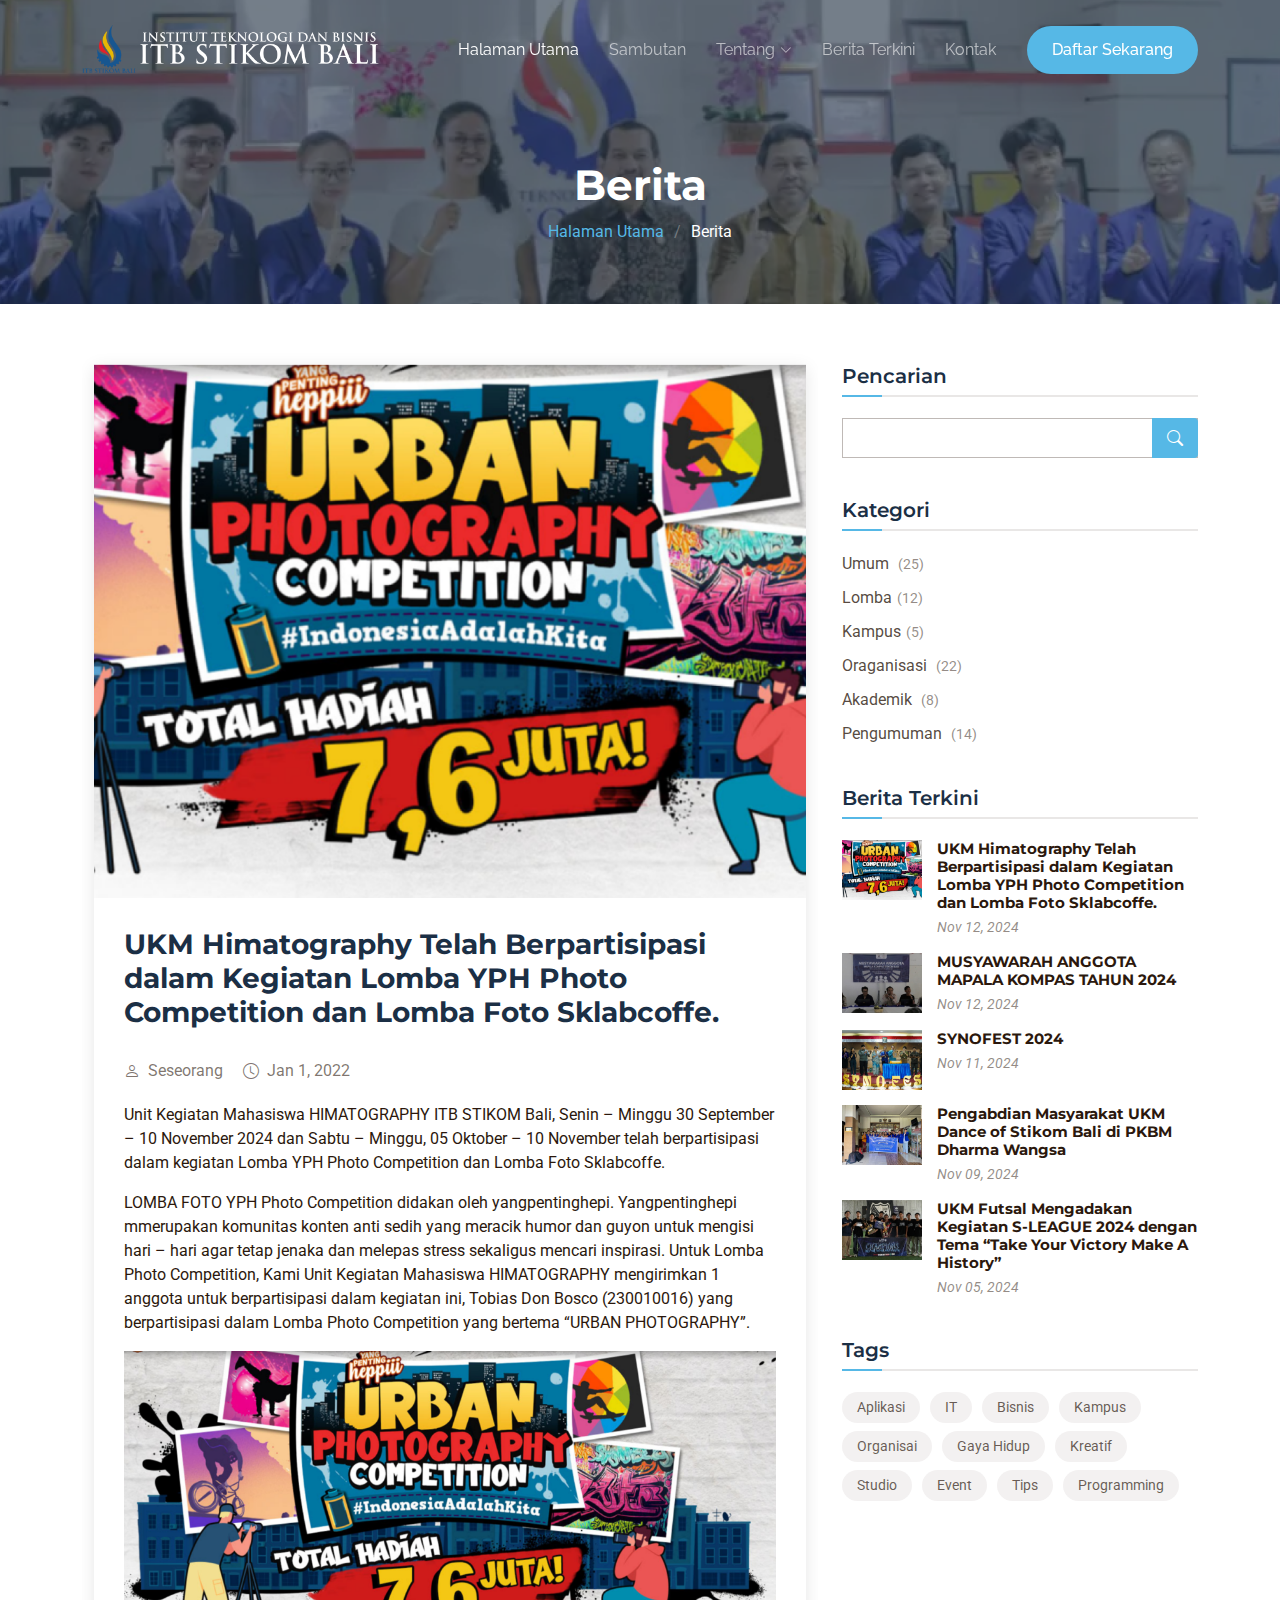
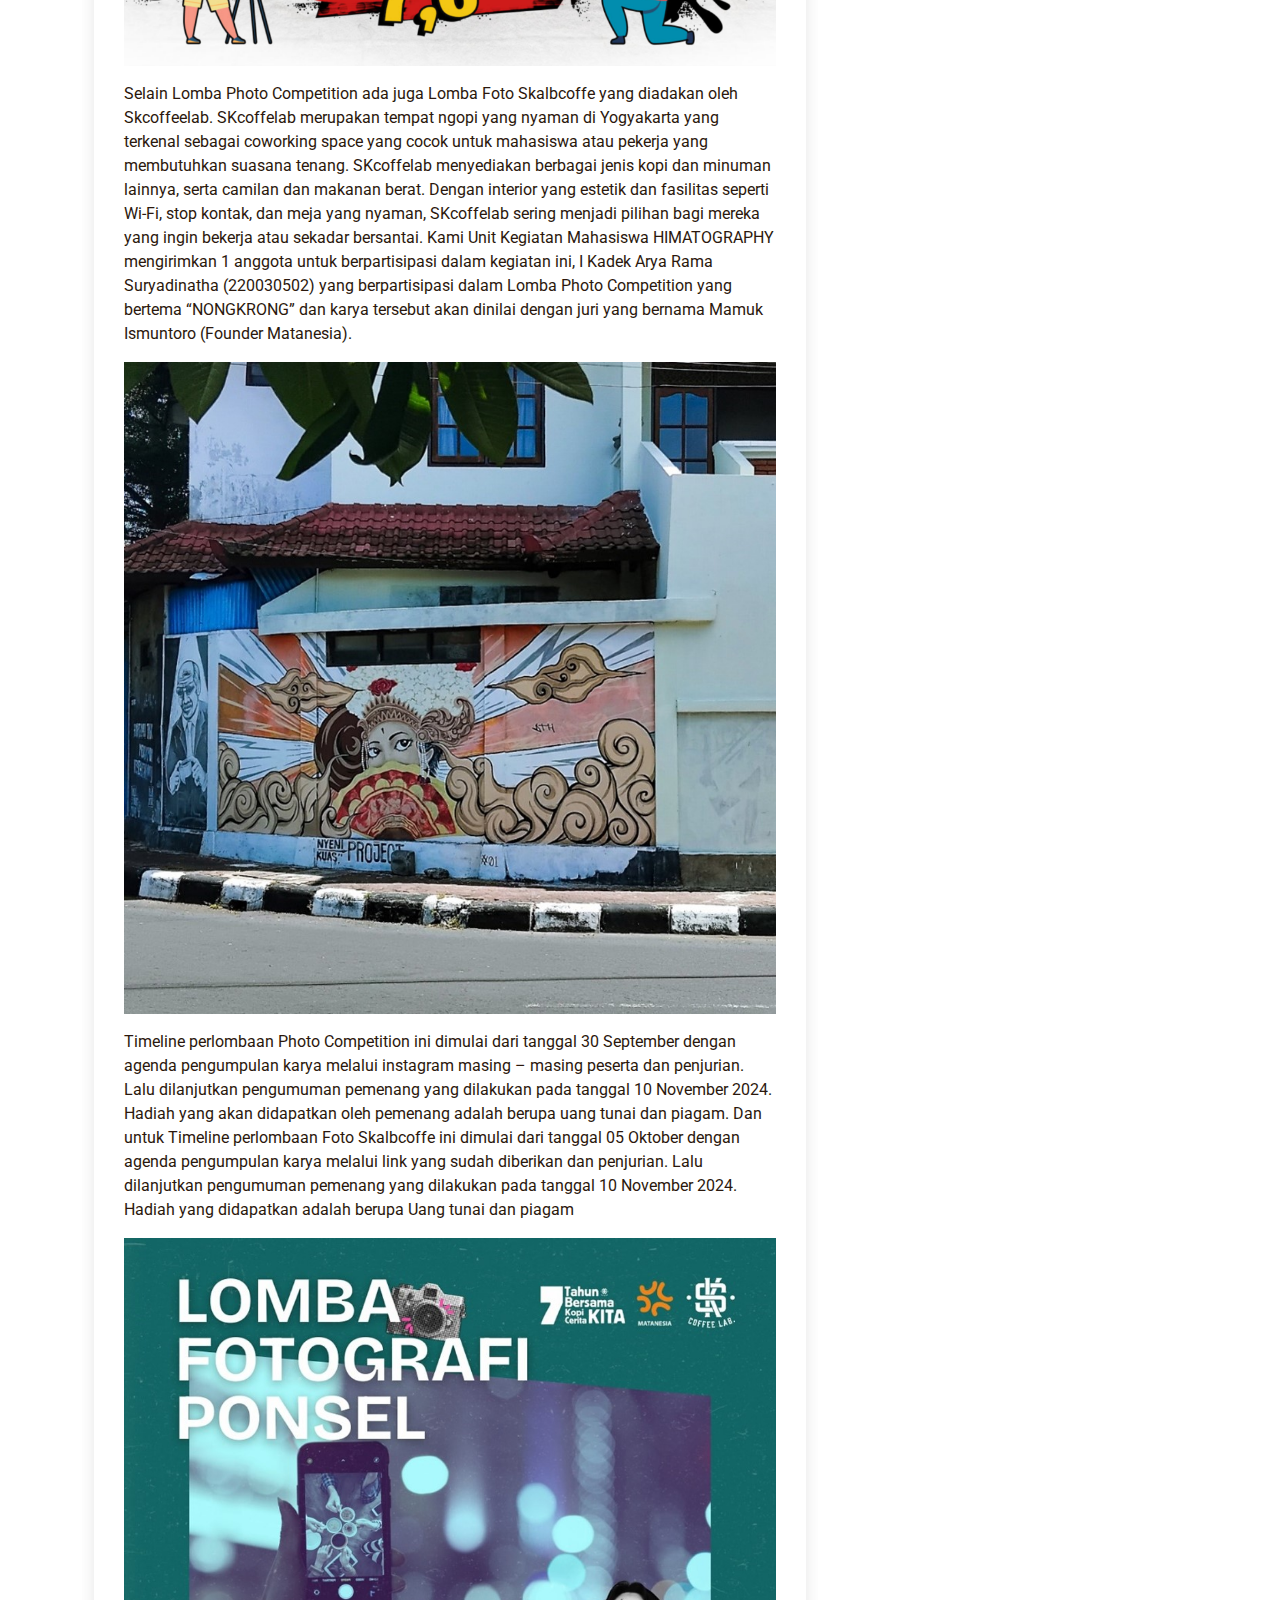
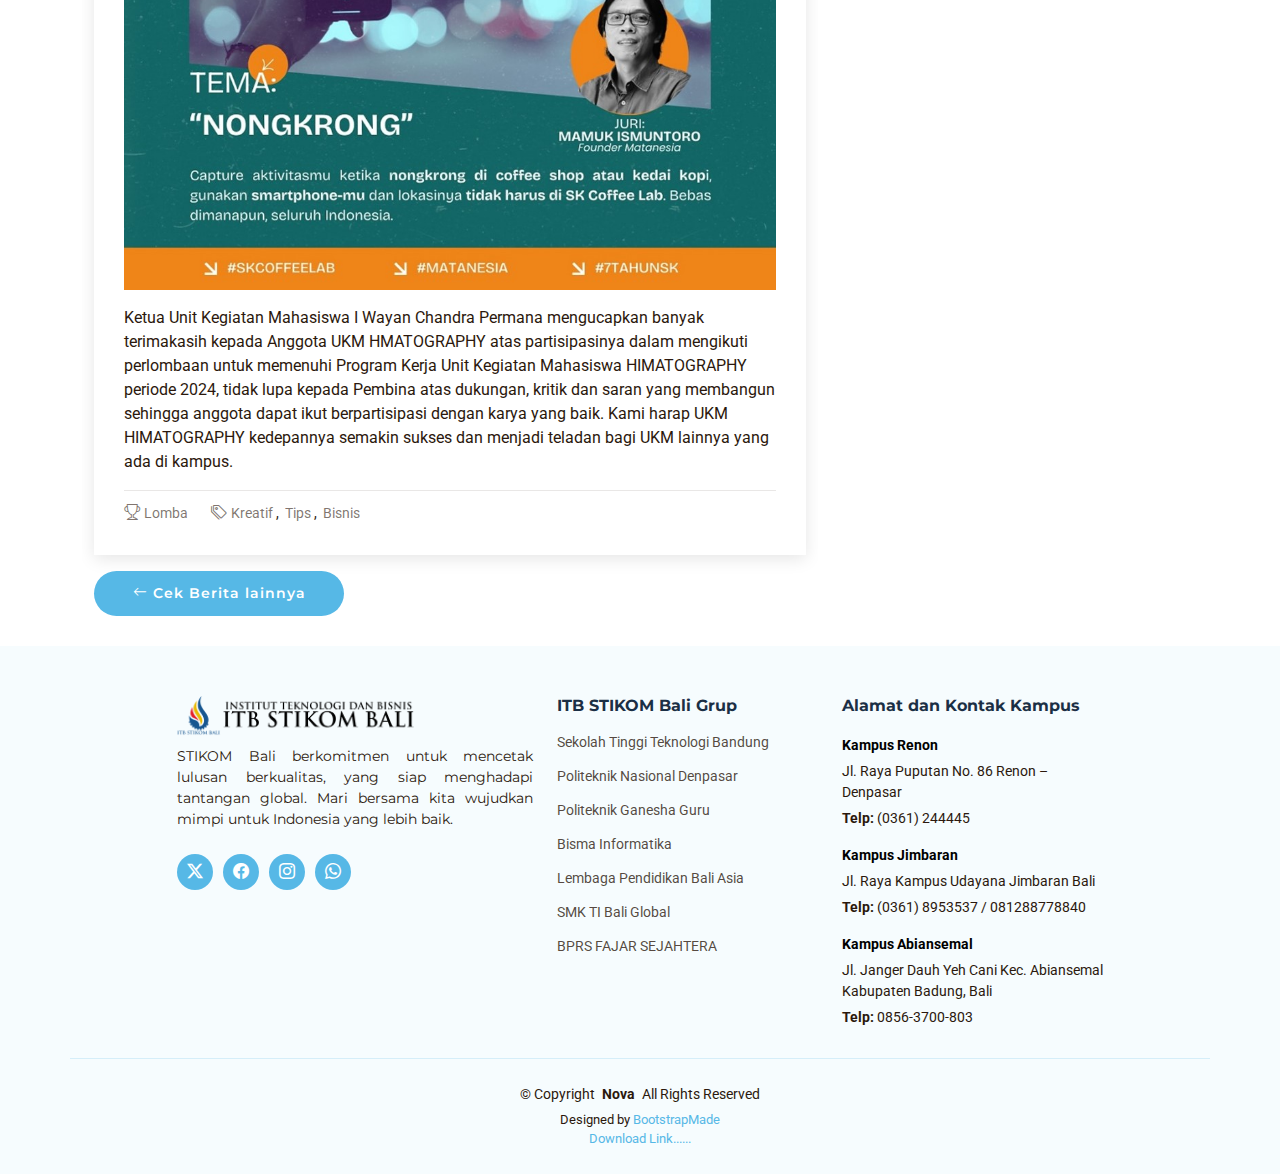
<file: blog-details.html>
<!DOCTYPE html>
<html lang="en">

<head>
  <meta charset="utf-8">
  <meta content="width=device-width, initial-scale=1.0" name="viewport">
  <title>Berita - ITB STIKOM BALI</title>
  <meta name="description" content="">
  <meta name="keywords" content="">

  <!-- Favicons -->
  <link href="assets/img/favicon.png" rel="icon">
  <link href="assets/img/apple-touch-icon.png" rel="apple-touch-icon">

  <!-- Fonts -->
  <link href="https://fonts.googleapis.com" rel="preconnect">
  <link href="https://fonts.gstatic.com" rel="preconnect" crossorigin>
  <link
    href="https://fonts.googleapis.com/css2?family=Roboto:ital,wght@0,100;0,300;0,400;0,500;0,700;0,900;1,100;1,300;1,400;1,500;1,700;1,900&family=Montserrat:ital,wght@0,100;0,200;0,300;0,400;0,500;0,600;0,700;0,800;0,900;1,100;1,200;1,300;1,400;1,500;1,600;1,700;1,800;1,900&family=Raleway:ital,wght@0,100;0,200;0,300;0,400;0,500;0,600;0,700;0,800;0,900;1,100;1,200;1,300;1,400;1,500;1,600;1,700;1,800;1,900&display=swap"
    rel="stylesheet">

  <!-- Vendor CSS Files -->
  <link href="assets/vendor/bootstrap/css/bootstrap.min.css" rel="stylesheet">
  <link href="assets/vendor/bootstrap-icons/bootstrap-icons.css" rel="stylesheet">
  <link href="assets/vendor/aos/aos.css" rel="stylesheet">
  <link href="assets/vendor/glightbox/css/glightbox.min.css" rel="stylesheet">
  <link href="assets/vendor/swiper/swiper-bundle.min.css" rel="stylesheet">

  <!-- Main CSS File -->
  <link href="assets/css/main.css" rel="stylesheet">

  <!-- =======================================================
  * Template Name: Nova
  * Template URL: https://bootstrapmade.com/nova-bootstrap-business-template/
  * Updated: Aug 07 2024 with Bootstrap v5.3.3
  * Author: BootstrapMade.com
  * License: https://bootstrapmade.com/license/
  ======================================================== -->
</head>

<body class="blog-details-page">

  <header id="header" class="header d-flex align-items-center fixed-top">
    <div class="container-fluid container-xl position-relative d-flex align-items-center justify-content-between">

      <a href="index.html" class="logo d-flex align-items-center">
        <!-- Uncomment the line below if you also wish to use an image logo -->
        <img src="assets/img/logov3.png" alt="">
        <!-- <h1 class="sitename" style="font-family: 'Trajan Pro', sans-serif; font-weight: 300;">ITB STIKOM BALI</h1> -->
      </a>

      <nav id="navmenu" class="navmenu">
        <ul>
          <li><a href="index.html" class="active">Halaman Utama<br></a></li>
          <li><a href="sambut.html">Sambutan<br></a></li>
          <li class="dropdown"><a href="about.html"><span>Tentang</span> <i
                class="bi bi-chevron-down toggle-dropdown"></i></a>
            <ul>
              <li><a href="about.html#visimisi">Visi & Misi</a></li>
              <li><a href="about.html#tujuan">Tujuan</a></li>
              <li><a href="about.html#sejarah">Sejarah</a></li>
              <li><a href="about.html#mutu">Kebijakan Mutu</a></li>
              <li><a href="about.html#fasilitas">Fasilitas</a></li>
              <li><a href="about.html#prestasi">Prestasi</a></li>
              <li><a href="about.html#lambang">Arti Lambang</a></li>
              <li><a href="about.html#kerjasama">Kerjasama</a></li>
              <!-- <li class="dropdown"><a href="#"><span>Deep Dropdown</span> <i
                    class="bi bi-chevron-down toggle-dropdown"></i></a>
                <ul>
                  <li><a href="#">Deep Dropdown 1</a></li>
                  <li><a href="#">Deep Dropdown 2</a></li>
                  <li><a href="#">Deep Dropdown 3</a></li>
                  <li><a href="#">Deep Dropdown 4</a></li>
                  <li><a href="#">Deep Dropdown 5</a></li>
                </ul>
              </li> -->
            </ul>
          </li>
          <li><a href="blog.html">Berita Terkini</a></li>
          <!-- <li><a href="gallery.html">Gallery</a></li> -->
          <li><a href="contact.html">Kontak</a></li>
          <li class="ms-3"><a class="btn-dftr txt-bold" href="https://siap.stikom-bali.ac.id/" target="_blank">Daftar
              Sekarang</a></li>
        </ul>
        <i class="mobile-nav-toggle d-xl-none bi bi-list"></i>
      </nav>

    </div>
  </header>

  <main class="main">

    <!-- Page Title -->
    <div class="page-title dark-background" data-aos="fade"
      style="background-image: url(assets/img/blog-page-title-bg.jpg);">
      <div class="container">
        <h1>Berita</h1>
        <nav class="breadcrumbs">
          <ol>
            <li><a href="index.html">Halaman Utama</a></li>
            <li class="current">Berita</li>
          </ol>
        </nav>
      </div>
    </div><!-- End Page Title -->

    <div class="container">
      <div class="row">

        <div class="col-lg-8">

          <!-- Blog Details Section -->
          <section id="blog-details" class="blog-details section">
            <div class="container">

              <article class="article">

                <div class="post-img">
                  <img src="assets/img/blog/blog-1.jpg" alt="" class="img-fluid">
                </div>

                <h2 class="title">UKM Himatography Telah Berpartisipasi dalam Kegiatan Lomba YPH Photo Competition dan
                  Lomba Foto Sklabcoffe.</h2>

                <div class="meta-top">
                  <ul>
                    <li class="d-flex align-items-center"><i class="bi bi-person"></i>Seseorang</li>
                    <li class="d-flex align-items-center"><i class="bi bi-clock"></i> <time datetime="2020-01-01">Jan 1,
                        2022</time></li>
                  </ul>
                </div><!-- End meta top -->

                <div class="content">
                  <p>
                    Unit Kegiatan Mahasiswa HIMATOGRAPHY ITB STIKOM Bali, Senin – Minggu 30 September – 10 November 2024
                    dan Sabtu – Minggu, 05 Oktober – 10 November telah berpartisipasi dalam kegiatan Lomba YPH Photo
                    Competition dan Lomba Foto Sklabcoffe.
                  </p>

                  <p>
                    LOMBA FOTO YPH Photo Competition didakan oleh yangpentinghepi. Yangpentinghepi mmerupakan komunitas
                    konten anti sedih yang meracik humor dan guyon untuk mengisi hari – hari agar tetap jenaka dan
                    melepas stress sekaligus mencari inspirasi. Untuk Lomba Photo Competition, Kami Unit Kegiatan
                    Mahasiswa HIMATOGRAPHY mengirimkan 1 anggota untuk berpartisipasi dalam kegiatan ini, Tobias Don
                    Bosco (230010016) yang berpartisipasi dalam Lomba Photo Competition yang bertema “URBAN
                    PHOTOGRAPHY”.
                  </p>

                  <!-- <blockquote>
                    <p>
                      Et vero doloremque tempore voluptatem ratione vel aut. Deleniti sunt animi aut. Aut eos aliquam
                      doloribus minus autem quos.
                    </p>
                  </blockquote> -->
                  <img src="assets/img/blog/img-berita-1.jpg" class="img-fluid mb-3" alt="">

                  <p>
                    Selain Lomba Photo Competition ada juga Lomba Foto Skalbcoffe yang diadakan oleh Skcoffeelab.
                    SKcoffelab merupakan tempat ngopi yang nyaman di Yogyakarta yang terkenal sebagai coworking space
                    yang cocok untuk mahasiswa atau pekerja yang membutuhkan suasana tenang. SKcoffelab menyediakan
                    berbagai jenis kopi dan minuman lainnya, serta camilan dan makanan berat. Dengan interior yang
                    estetik dan fasilitas seperti Wi-Fi, stop kontak, dan meja yang nyaman, SKcoffelab sering menjadi
                    pilihan bagi mereka yang ingin bekerja atau sekadar bersantai. Kami Unit Kegiatan Mahasiswa
                    HIMATOGRAPHY mengirimkan 1 anggota untuk berpartisipasi dalam kegiatan ini, I Kadek Arya Rama
                    Suryadinatha (220030502) yang berpartisipasi dalam Lomba Photo Competition yang bertema “NONGKRONG”
                    dan karya tersebut akan dinilai dengan juri yang bernama Mamuk Ismuntoro (Founder Matanesia).
                  </p>

                  <img src="assets/img/blog/img-berita-2.jpg" class="img-fluid mb-3" alt="">

                  <p>
                    Timeline perlombaan Photo Competition ini dimulai dari tanggal 30 September dengan agenda
                    pengumpulan karya melalui instagram masing – masing peserta dan penjurian. Lalu dilanjutkan
                    pengumuman pemenang yang dilakukan pada tanggal 10 November 2024. Hadiah yang akan didapatkan oleh
                    pemenang adalah berupa uang tunai dan piagam. Dan untuk Timeline perlombaan Foto Skalbcoffe ini
                    dimulai dari tanggal 05 Oktober dengan agenda pengumpulan karya melalui link yang sudah diberikan
                    dan penjurian. Lalu dilanjutkan pengumuman pemenang yang dilakukan pada tanggal 10 November 2024.
                    Hadiah yang didapatkan adalah berupa Uang tunai dan piagam
                  </p>

                  <img src="assets/img/blog/img-berita-3.jpg" class="img-fluid mb-3" alt="">

                  <p>
                    Ketua Unit Kegiatan Mahasiswa I Wayan Chandra Permana mengucapkan banyak terimakasih kepada Anggota
                    UKM HMATOGRAPHY atas partisipasinya dalam mengikuti perlombaan untuk memenuhi Program Kerja Unit
                    Kegiatan Mahasiswa HIMATOGRAPHY periode 2024, tidak lupa kepada Pembina atas dukungan, kritik dan
                    saran yang membangun sehingga anggota dapat ikut berpartisipasi dengan karya yang baik. Kami harap
                    UKM HIMATOGRAPHY kedepannya semakin sukses dan menjadi teladan bagi UKM lainnya yang ada di kampus.
                  </p>

                </div><!-- End post content -->

                <div class="meta-bottom">
                  <i class="bi bi-trophy"></i>
                  <ul class="cats">
                    <li><a href="#">Lomba</a></li>
                  </ul>

                  <i class="bi bi-tags"></i>
                  <ul class="tags">
                    <li><a href="#">Kreatif</a></li>
                    <li><a href="#">Tips</a></li>
                    <li><a href="#">Bisnis</a></li>
                  </ul>
                </div><!-- End meta bottom -->

              </article>
              <div class="col-12 text-start mt-3">
                <a href="blog.html" class="btn-more-blog"><i class="bi bi-arrow-left"></i> Cek Berita lainnya </a>
              </div>
            </div>
          </section><!-- /Blog Details Section -->

        </div>

        <div class="col-lg-4 sidebar">

          <div class="widgets-container">

            <!-- Search Widget -->
            <div class="search-widget widget-item">

              <h3 class="widget-title">Pencarian</h3>
              <form action="">
                <input type="text">
                <button type="submit" title="Search"><i class="bi bi-search"></i></button>
              </form>

            </div><!--/Search Widget -->

            <!-- Categories Widget -->
            <div class="categories-widget widget-item">

              <h3 class="widget-title">Kategori</h3>
              <ul class="mt-3">
                <li><a href="#">Umum <span>(25)</span></a></li>
                <li><a href="#">Lomba<span>(12)</span></a></li>
                <li><a href="#">Kampus<span>(5)</span></a></li>
                <li><a href="#">Oraganisasi <span>(22)</span></a></li>
                <li><a href="#">Akademik <span>(8)</span></a></li>
                <li><a href="#">Pengumuman <span>(14)</span></a></li>
              </ul>

            </div><!--/Categories Widget -->

            <!-- Recent Posts Widget -->
            <div class="recent-posts-widget widget-item">

              <h3 class="widget-title">Berita Terkini</h3>

              <div class="post-item">
                <img src="assets/img/blog/blog-1.jpg" alt="" class="flex-shrink-0">
                <div>
                  <h4><a href="blog-details.html">UKM Himatography Telah Berpartisipasi dalam Kegiatan Lomba YPH Photo
                      Competition dan Lomba Foto Sklabcoffe.</a></h4>
                  <time datetime="2020-01-01">Nov 12, 2024</time>
                </div>
              </div><!-- End recent post item-->

              <div class="post-item">
                <img src="assets/img/blog/blog-2.jpg" alt="" class="flex-shrink-0">
                <div>
                  <h4><a href="blog-details.html">MUSYAWARAH ANGGOTA MAPALA KOMPAS TAHUN 2024</a></h4>
                  <time datetime="2020-01-01">Nov 12, 2024</time>
                </div>
              </div><!-- End recent post item-->

              <div class="post-item">
                <img src="assets/img/blog/blog-3.jpg" alt="" class="flex-shrink-0">
                <div>
                  <h4><a href="blog-details.html">SYNOFEST 2024</a></h4>
                  <time datetime="2020-01-01">Nov 11, 2024</time>
                </div>
              </div><!-- End recent post item-->

              <div class="post-item">
                <img src="assets/img/blog/blog-4.jpg" alt="" class="flex-shrink-0">
                <div>
                  <h4><a href="blog-details.html">Pengabdian Masyarakat UKM Dance of Stikom Bali di PKBM Dharma
                      Wangsa</a>
                  </h4>
                  <time datetime="2020-01-01">Nov 09, 2024</time>
                </div>
              </div><!-- End recent post item-->

              <div class="post-item">
                <img src="assets/img/blog/blog-5.jpg" alt="" class="flex-shrink-0">
                <div>
                  <h4><a href="blog-details.html">UKM Futsal Mengadakan Kegiatan S-LEAGUE 2024 dengan Tema “Take Your
                      Victory Make A History”</a></h4>
                  <time datetime="2020-01-01">Nov 05, 2024</time>
                </div>
              </div><!-- End recent post item-->

            </div><!--/Recent Posts Widget -->

            <!-- Tags Widget -->
            <div class="tags-widget widget-item">

              <h3 class="widget-title">Tags</h3>
              <ul>
                <li><a href="#">Aplikasi</a></li>
                <li><a href="#">IT</a></li>
                <li><a href="#">Bisnis</a></li>
                <li><a href="#">Kampus</a></li>
                <li><a href="#">Organisai</a></li>
                <li><a href="#">Gaya Hidup</a></li>
                <li><a href="#">Kreatif</a></li>
                <li><a href="#">Studio</a></li>
                <li><a href="#">Event</a></li>
                <li><a href="#">Tips</a></li>
                <li><a href="#">Programming</a></li>
              </ul>

            </div><!--/Tags Widget -->

          </div>

        </div>

      </div>
    </div>

  </main>

  <footer id="footer" class="footer light-background">

    <div class="footer-top">
      <div class="container">
        <div class="row gy-4 justify-content-center">
          <div class="col-lg-4 col-md-12 footer-about">
            <a href="index.html" class="logo d-flex align-items-center">
              <!-- <span class="sitename">Nova</span> -->
              <img height="100px" src="assets/img/logov3.1.png" alt="">
            </a>
            <p class="txt-justify">STIKOM Bali berkomitmen untuk mencetak lulusan berkualitas, yang siap menghadapi
              tantangan
              global. Mari
              bersama kita wujudkan mimpi untuk Indonesia yang lebih baik.</p>
            <div class="social-links d-flex mt-4">
              <a href="https://twitter.com/itbstikombali" target="_blank"><i class="bi bi-twitter-x"></i></a>
              <a href="https://www.facebook.com/STIKOM.Bali" target="_blank"><i class="bi bi-facebook"></i></a>
              <a href="https://www.instagram.com/stikombali/" target="_blank"><i class="bi bi-instagram"></i></a>
              <a target="_blank"
                href="https://api.whatsapp.com/send/?phone=6282277389999&text=Halo%2C+Saya+ingin+mengetahui+informasi+tentang+pendaftaran+mahasiswa+baru+ITB+STIKOM+Bali&type=phone_number&app_absent=0"><i
                  class="bi bi-whatsapp"></i></a>
            </div>
          </div>

          <div class="col-lg-3 col-6 footer-links">
            <h4>ITB STIKOM Bali Grup</h4>
            <ul>
              <li><a href="#">Sekolah Tinggi Teknologi Bandung</a></li>
              <li><a href="#">Politeknik Nasional Denpasar</a></li>
              <li><a href="#">Politeknik Ganesha Guru</a></li>
              <li><a href="#">Bisma Informatika</a></li>
              <li><a href="#">Lembaga Pendidikan Bali Asia</a></li>
              <li><a href="#">SMK TI Bali Global</a></li>
              <li><a href="#">BPRS FAJAR SEJAHTERA</a></li>
            </ul>
          </div>

          <div class="col-lg-3 col-md-12 footer-contact text-center text-md-start">
            <h4>Alamat dan Kontak Kampus</h4>
            <p><strong><a class="text-black" href="https://maps.app.goo.gl/3gZdbrL5o15iJtrU9">Kampus Renon</a></strong>
            </p>
            <p>Jl. Raya Puputan No. 86 Renon – Denpasar</p>
            <p><strong>Telp: </strong>(0361) 244445</p>
            <p class="mt-3"><strong><a class="text-black" href="https://maps.app.goo.gl/UyoXqSmcMnQUNnkn8">Kampus
                  Jimbaran</a></strong></p>
            <p>Jl. Raya Kampus Udayana Jimbaran Bali</p>
            <p><strong>Telp: </strong>(0361) 8953537 / 081288778840</p>
            <p class="mt-3"><strong><a class="text-black" href="https://maps.app.goo.gl/HrnEZ1Q8hB9b64St5">Kampus
                  Abiansemal</a></strong>
            </p>
            <p>Jl. Janger Dauh Yeh Cani Kec. Abiansemal Kabupaten Badung, Bali</p>
            <p><strong>Telp: </strong>0856-3700-803</p>
          </div>

        </div>
      </div>
    </div>

    <div class="container copyright text-center">
      <p>© <span>Copyright</span> <strong class="px-1 sitename">Nova</strong> <span>All Rights Reserved</span></p>
      <div class="credits">
        <!-- All the links in the footer should remain intact. -->
        <!-- You can delete the links only if you've purchased the pro version. -->
        <!-- Licensing information: https://bootstrapmade.com/license/ -->
        <!-- Purchase the pro version with working PHP/AJAX contact form: [buy-url] -->
        Designed by <a href="https://bootstrapmade.com/">BootstrapMade</a><br><a
          href="https://bootstrapmade.com/content/templatefiles/Nova/Nova.zip">Download Link......</a>
      </div>
    </div>

  </footer>

  <!-- Scroll Top -->
  <a href="#" id="scroll-top" class="scroll-top d-flex align-items-center justify-content-center"><i
      class="bi bi-arrow-up-short"></i></a>

  <!-- Preloader -->
  <div id="preloader"></div>

  <!-- Vendor JS Files -->
  <script src="assets/vendor/bootstrap/js/bootstrap.bundle.min.js"></script>
  <script src="assets/vendor/php-email-form/validate.js"></script>
  <script src="assets/vendor/aos/aos.js"></script>
  <script src="assets/vendor/glightbox/js/glightbox.min.js"></script>
  <script src="assets/vendor/swiper/swiper-bundle.min.js"></script>
  <script src="assets/vendor/imagesloaded/imagesloaded.pkgd.min.js"></script>
  <script src="assets/vendor/isotope-layout/isotope.pkgd.min.js"></script>

  <!-- Main JS File -->
  <script src="assets/js/main.js"></script>

</body>

</html>
</file>
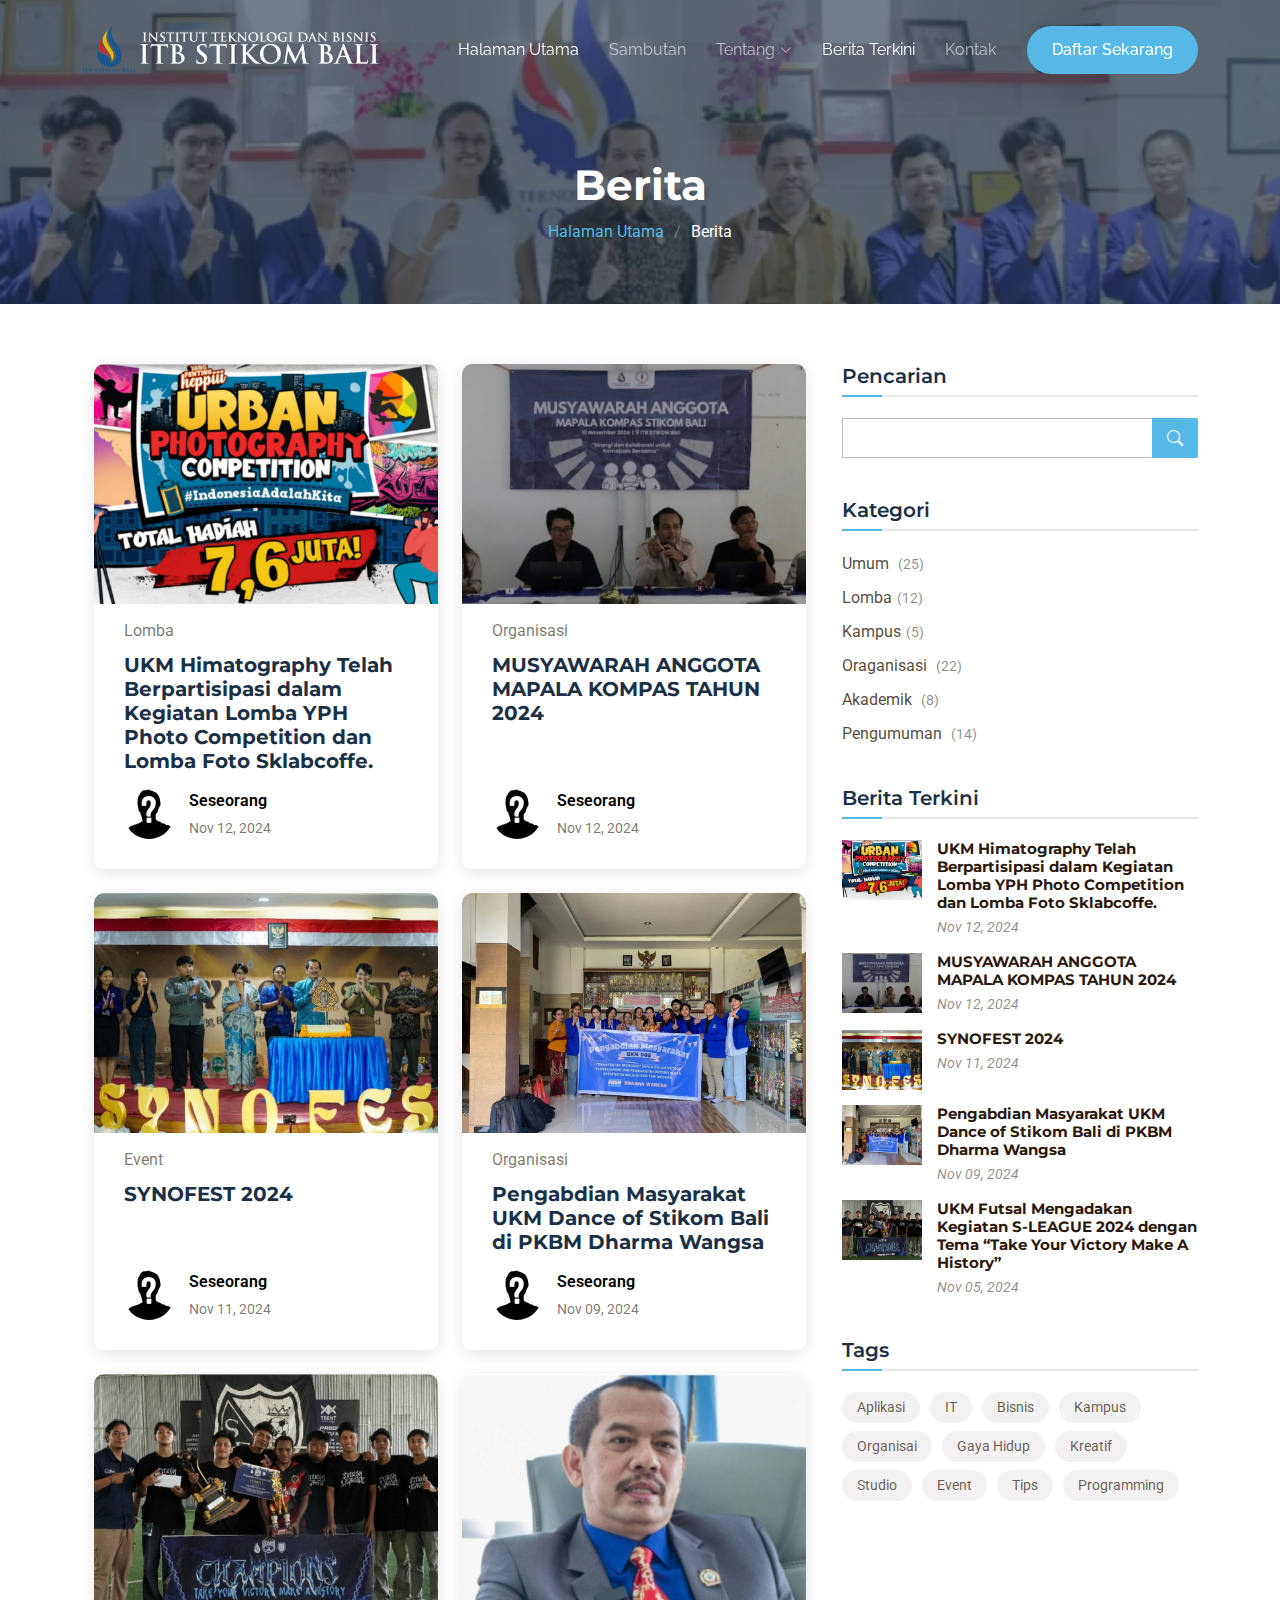
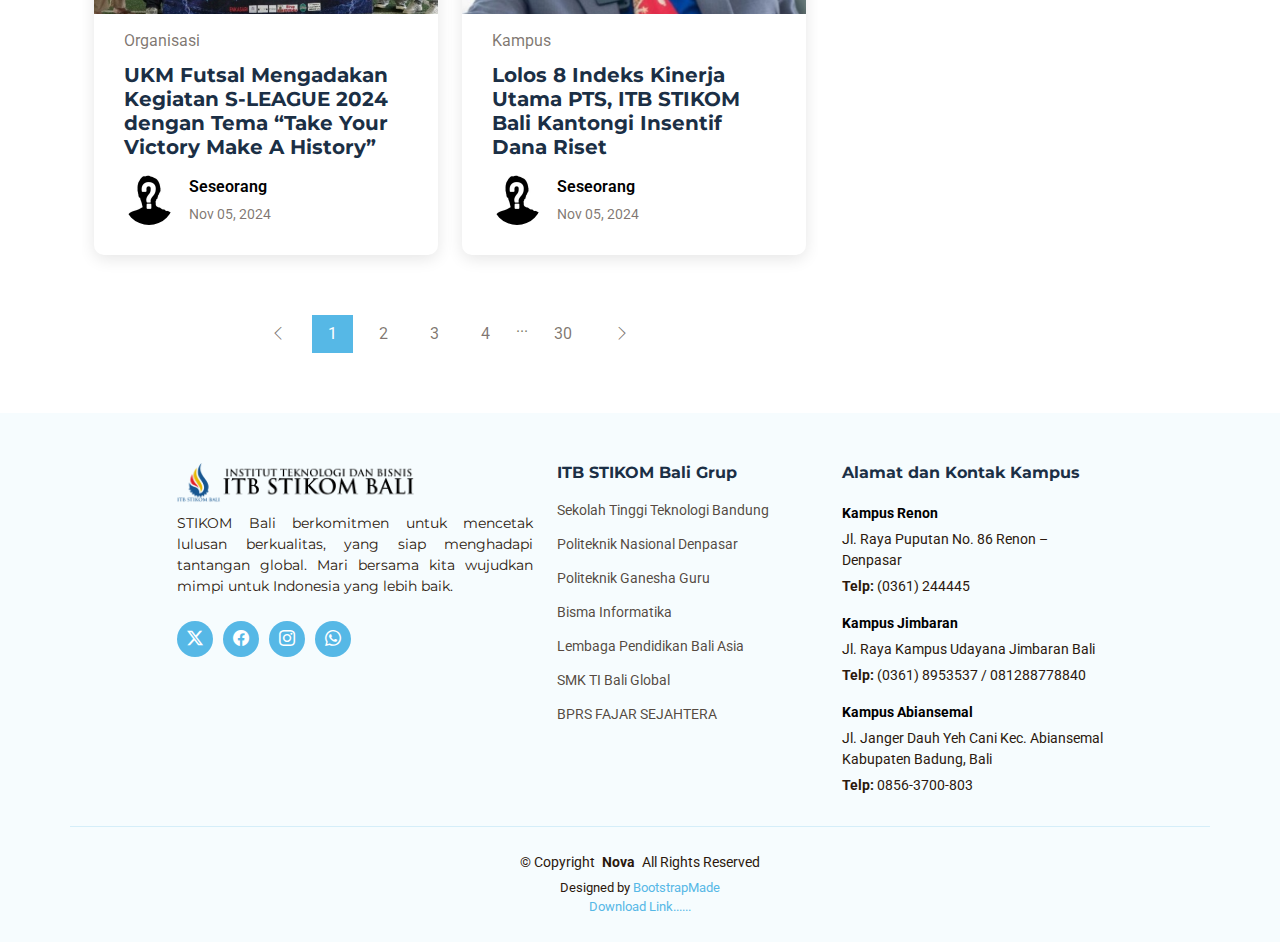
<file: blog.html>
<!DOCTYPE html>
<html lang="en">

<head>
  <meta charset="utf-8">
  <meta content="width=device-width, initial-scale=1.0" name="viewport">
  <title>Berita - ITB STIKOM BALI</title>
  <meta name="description" content="">
  <meta name="keywords" content="">

  <!-- Favicons -->
  <link href="assets/img/favicon.png" rel="icon">
  <link href="assets/img/apple-touch-icon.png" rel="apple-touch-icon">

  <!-- Fonts -->
  <link href="https://fonts.googleapis.com" rel="preconnect">
  <link href="https://fonts.gstatic.com" rel="preconnect" crossorigin>
  <link
    href="https://fonts.googleapis.com/css2?family=Roboto:ital,wght@0,100;0,300;0,400;0,500;0,700;0,900;1,100;1,300;1,400;1,500;1,700;1,900&family=Montserrat:ital,wght@0,100;0,200;0,300;0,400;0,500;0,600;0,700;0,800;0,900;1,100;1,200;1,300;1,400;1,500;1,600;1,700;1,800;1,900&family=Raleway:ital,wght@0,100;0,200;0,300;0,400;0,500;0,600;0,700;0,800;0,900;1,100;1,200;1,300;1,400;1,500;1,600;1,700;1,800;1,900&display=swap"
    rel="stylesheet">

  <!-- Vendor CSS Files -->
  <link href="assets/vendor/bootstrap/css/bootstrap.min.css" rel="stylesheet">
  <link href="assets/vendor/bootstrap-icons/bootstrap-icons.css" rel="stylesheet">
  <link href="assets/vendor/aos/aos.css" rel="stylesheet">
  <link href="assets/vendor/glightbox/css/glightbox.min.css" rel="stylesheet">
  <link href="assets/vendor/swiper/swiper-bundle.min.css" rel="stylesheet">

  <!-- Main CSS File -->
  <link href="assets/css/main.css" rel="stylesheet">

  <!-- =======================================================
  * Template Name: Nova
  * Template URL: https://bootstrapmade.com/nova-bootstrap-business-template/
  * Updated: Aug 07 2024 with Bootstrap v5.3.3
  * Author: BootstrapMade.com
  * License: https://bootstrapmade.com/license/
  ======================================================== -->
</head>

<body class="blog-page">

  <header id="header" class="header d-flex align-items-center fixed-top">
    <div class="container-fluid container-xl position-relative d-flex align-items-center justify-content-between">

      <a href="index.html" class="logo d-flex align-items-center">
        <!-- Uncomment the line below if you also wish to use an image logo -->
        <img src="assets/img/logov3.png" alt="">
        <!-- <h1 class="sitename" style="font-family: 'Trajan Pro', sans-serif; font-weight: 300;">ITB STIKOM BALI</h1> -->
      </a>

      <nav id="navmenu" class="navmenu">
        <ul>
          <li><a href="index.html" class="active">Halaman Utama<br></a></li>
          <li><a href="sambut.html">Sambutan<br></a></li>
          <li class="dropdown"><a href="about.html"><span>Tentang</span> <i
                class="bi bi-chevron-down toggle-dropdown"></i></a>
            <ul>
              <li><a href="about.html#visimisi">Visi & Misi</a></li>
              <li><a href="about.html#tujuan">Tujuan</a></li>
              <li><a href="about.html#sejarah">Sejarah</a></li>
              <li><a href="about.html#mutu">Kebijakan Mutu</a></li>
              <li><a href="about.html#fasilitas">Fasilitas</a></li>
              <li><a href="about.html#prestasi">Prestasi</a></li>
              <li><a href="about.html#lambang">Arti Lambang</a></li>
              <li><a href="about.html#kerjasama">Kerjasama</a></li>
              <!-- <li class="dropdown"><a href="#"><span>Deep Dropdown</span> <i
                    class="bi bi-chevron-down toggle-dropdown"></i></a>
                <ul>
                  <li><a href="#">Deep Dropdown 1</a></li>
                  <li><a href="#">Deep Dropdown 2</a></li>
                  <li><a href="#">Deep Dropdown 3</a></li>
                  <li><a href="#">Deep Dropdown 4</a></li>
                  <li><a href="#">Deep Dropdown 5</a></li>
                </ul>
              </li> -->
            </ul>
          </li>
          <li><a href="blog.html" class="active">Berita Terkini</a></li>
          <!-- <li><a href="gallery.html">Gallery</a></li> -->
          <li><a href="contact.html">Kontak</a></li>
          <li class="ms-3"><a class="btn-dftr txt-bold" href="https://siap.stikom-bali.ac.id/" target="_blank">Daftar
              Sekarang</a></li>
        </ul>
        <i class="mobile-nav-toggle d-xl-none bi bi-list"></i>
      </nav>

    </div>
  </header>

  <main class="main">

    <!-- Page Title -->
    <div class="page-title dark-background" data-aos="fade"
      style="background-image: url(assets/img/blog-page-title-bg.jpg);">
      <div class="container">
        <h1>Berita</h1>
        <nav class="breadcrumbs">
          <ol>
            <li><a href="index.html">Halaman Utama</a></li>
            <li class="current">Berita</li>
          </ol>
        </nav>
      </div>
    </div><!-- End Page Title -->

    <div class="container">
      <div class="row">

        <div class="col-lg-8">

          <!-- Blog Posts Section -->
          <section id="blog-posts" class="blog-posts section">

            <div class="container">
              <div class="row gy-4">

                <div class="col-lg-6">
                  <a href="blog-details.html?id=179">
                    <article class="d-flex flex-column">
                      <div class="post-img">
                        <img src="assets/img/blog/blog-1.jpg" alt="" class="img-fluid">
                      </div>
                      <p class="post-category">Lomba</p>
                      <h2 class="title mb-auto">
                        UKM Himatography Telah Berpartisipasi dalam Kegiatan Lomba YPH Photo Competition dan Lomba Foto
                        Sklabcoffe.
                      </h2>
                      <div class="d-flex align-items-center mt-3">
                        <img src="assets/img/blog/blog-person.jpg" alt=""
                          class="img-fluid post-author-img flex-shrink-0">
                        <div class="post-meta">
                          <p class="post-author text-black">Seseorang</p>
                          <p class="post-date">
                            <time datetime="2022-01-01">Nov 12, 2024</time>
                          </p>
                        </div>
                      </div>
                    </article>
                  </a>
                </div><!-- End post list item -->

                <div class="col-lg-6">
                  <a href="blog-details.html?id=178">
                    <article class="d-flex flex-column">
                      <div class="post-img">
                        <img src="assets/img/blog/blog-2.jpg" alt="" class="img-fluid">
                      </div>
                      <p class="post-category">Organisasi</p>
                      <h2 class="title mb-auto">
                        MUSYAWARAH ANGGOTA MAPALA KOMPAS TAHUN 2024
                      </h2>
                      <div class="d-flex align-items-center mt-3">
                        <img src="assets/img/blog/blog-person.jpg" alt=""
                          class="img-fluid post-author-img flex-shrink-0">
                        <div class="post-meta">
                          <p class="post-author text-black">Seseorang</p>
                          <p class="post-date">
                            <time datetime="2022-01-01">Nov 12, 2024</time>
                          </p>
                        </div>
                      </div>
                    </article>
                  </a>
                </div><!-- End post list item -->

                <div class="col-lg-6">
                  <a href="blog-details.html?id=178">
                    <article class="d-flex flex-column">
                      <div class="post-img">
                        <img src="assets/img/blog/blog-3.jpg" alt="" class="img-fluid">
                      </div>
                      <p class="post-category">Event</p>
                      <h2 class="title mb-auto">
                        SYNOFEST 2024
                      </h2>
                      <div class="d-flex align-items-center mt-3">
                        <img src="assets/img/blog/blog-person.jpg" alt=""
                          class="img-fluid post-author-img flex-shrink-0">
                        <div class="post-meta">
                          <p class="post-author text-black">Seseorang</p>
                          <p class="post-date">
                            <time datetime="2022-01-01">Nov 11, 2024</time>
                          </p>
                        </div>
                      </div>
                    </article>
                  </a>
                </div><!-- End post list item -->

                <div class="col-lg-6">
                  <a href="blog-details.html">
                    <article class="d-flex flex-column">
                      <div class="post-img">
                        <img src="assets/img/blog/blog-4.jpg" alt="" class="img-fluid">
                      </div>
                      <p class="post-category">Organisasi</p>
                      <h2 class="title mb-auto">
                        Pengabdian Masyarakat UKM Dance of Stikom Bali di PKBM Dharma Wangsa
                      </h2>
                      <div class="d-flex align-items-center mt-3">
                        <img src="assets/img/blog/blog-person.jpg" alt=""
                          class="img-fluid post-author-img flex-shrink-0">
                        <div class="post-meta">
                          <p class="post-author text-black">Seseorang</p>
                          <p class="post-date">
                            <time datetime="2022-01-01">Nov 09, 2024</time>
                          </p>
                        </div>
                      </div>
                    </article>
                  </a>
                </div><!-- End post list item -->

                <div class="col-lg-6">
                  <a href="blog-details.html">
                    <article class="d-flex flex-column">
                      <div class="post-img">
                        <img src="assets/img/blog/blog-5.jpg" alt="" class="img-fluid">
                      </div>
                      <p class="post-category">Organisasi</p>
                      <h2 class="title mb-auto">
                        UKM Futsal Mengadakan Kegiatan S-LEAGUE 2024 dengan Tema “Take Your Victory Make A History”
                      </h2>
                      <div class="d-flex align-items-center mt-3">
                        <img src="assets/img/blog/blog-person.jpg" alt=""
                          class="img-fluid post-author-img flex-shrink-0">
                        <div class="post-meta">
                          <p class="post-author text-black">Seseorang</p>
                          <p class="post-date">
                            <time datetime="2022-01-01">Nov 05, 2024</time>
                          </p>
                        </div>
                      </div>
                    </article>
                  </a>
                </div><!-- End post list item -->

                <div class="col-lg-6">
                  <a href="blog-details.html">
                    <article class="d-flex flex-column">
                      <div class="post-img">
                        <img src="assets/img/blog/blog-6.jpg" alt="" class="img-fluid">
                      </div>
                      <p class="post-category">Kampus</p>
                      <h2 class="title mb-auto">
                        Lolos 8 Indeks Kinerja Utama PTS, ITB STIKOM Bali Kantongi Insentif Dana Riset
                      </h2>
                      <div class="d-flex align-items-center mt-3">
                        <img src="assets/img/blog/blog-person.jpg" alt=""
                          class="img-fluid post-author-img flex-shrink-0">
                        <div class="post-meta">
                          <p class="post-author text-black">Seseorang</p>
                          <p class="post-date">
                            <time datetime="2022-01-01">Nov 05, 2024</time>
                          </p>
                        </div>
                      </div>
                    </article>
                  </a>
                </div><!-- End post list item -->

              </div>
            </div>

          </section><!-- /Blog Posts Section -->

          <!-- Blog Pagination Section -->
          <section id="blog-pagination" class="blog-pagination section">

            <div class="container">
              <div class="d-flex justify-content-center">
                <ul>
                  <li><a href="#"><i class="bi bi-chevron-left"></i></a></li>
                  <li><a href="#" class="active">1</a></li>
                  <li><a href="#">2</a></li>
                  <li><a href="#">3</a></li>
                  <li><a href="#">4</a></li>
                  <li>...</li>
                  <li><a href="#">30</a></li>
                  <li><a href="#"><i class="bi bi-chevron-right"></i></a></li>
                </ul>
              </div>
            </div>

          </section><!-- /Blog Pagination Section -->

        </div>

        <div class="col-lg-4 sidebar">

          <div class="widgets-container">

            <!-- Search Widget -->
            <div class="search-widget widget-item">

              <h3 class="widget-title">Pencarian</h3>
              <form action="">
                <input type="text">
                <button type="submit" title="Search"><i class="bi bi-search"></i></button>
              </form>

            </div><!--/Search Widget -->

            <!-- Categories Widget -->
            <div class="categories-widget widget-item">

              <h3 class="widget-title">Kategori</h3>
              <ul class="mt-3">
                <li><a href="#">Umum <span>(25)</span></a></li>
                <li><a href="#">Lomba<span>(12)</span></a></li>
                <li><a href="#">Kampus<span>(5)</span></a></li>
                <li><a href="#">Oraganisasi <span>(22)</span></a></li>
                <li><a href="#">Akademik <span>(8)</span></a></li>
                <li><a href="#">Pengumuman <span>(14)</span></a></li>
              </ul>

            </div><!--/Categories Widget -->

            <!-- Recent Posts Widget -->
            <div class="recent-posts-widget widget-item">

              <h3 class="widget-title">Berita Terkini</h3>

              <div class="post-item">
                <img src="assets/img/blog/blog-1.jpg" alt="" class="flex-shrink-0">
                <div>
                  <h4><a href="blog-details.html">UKM Himatography Telah Berpartisipasi dalam Kegiatan Lomba YPH Photo
                      Competition dan Lomba Foto Sklabcoffe.</a></h4>
                  <time datetime="2020-01-01">Nov 12, 2024</time>
                </div>
              </div><!-- End recent post item-->

              <div class="post-item">
                <img src="assets/img/blog/blog-2.jpg" alt="" class="flex-shrink-0">
                <div>
                  <h4><a href="blog-details.html">MUSYAWARAH ANGGOTA MAPALA KOMPAS TAHUN 2024</a></h4>
                  <time datetime="2020-01-01">Nov 12, 2024</time>
                </div>
              </div><!-- End recent post item-->

              <div class="post-item">
                <img src="assets/img/blog/blog-3.jpg" alt="" class="flex-shrink-0">
                <div>
                  <h4><a href="blog-details.html">SYNOFEST 2024</a></h4>
                  <time datetime="2020-01-01">Nov 11, 2024</time>
                </div>
              </div><!-- End recent post item-->

              <div class="post-item">
                <img src="assets/img/blog/blog-4.jpg" alt="" class="flex-shrink-0">
                <div>
                  <h4><a href="blog-details.html">Pengabdian Masyarakat UKM Dance of Stikom Bali di PKBM Dharma
                      Wangsa</a>
                  </h4>
                  <time datetime="2020-01-01">Nov 09, 2024</time>
                </div>
              </div><!-- End recent post item-->

              <div class="post-item">
                <img src="assets/img/blog/blog-5.jpg" alt="" class="flex-shrink-0">
                <div>
                  <h4><a href="blog-details.html">UKM Futsal Mengadakan Kegiatan S-LEAGUE 2024 dengan Tema “Take Your
                      Victory Make A History”</a></h4>
                  <time datetime="2020-01-01">Nov 05, 2024</time>
                </div>
              </div><!-- End recent post item-->

            </div><!--/Recent Posts Widget -->

            <!-- Tags Widget -->
            <div class="tags-widget widget-item">

              <h3 class="widget-title">Tags</h3>
              <ul>
                <li><a href="#">Aplikasi</a></li>
                <li><a href="#">IT</a></li>
                <li><a href="#">Bisnis</a></li>
                <li><a href="#">Kampus</a></li>
                <li><a href="#">Organisai</a></li>
                <li><a href="#">Gaya Hidup</a></li>
                <li><a href="#">Kreatif</a></li>
                <li><a href="#">Studio</a></li>
                <li><a href="#">Event</a></li>
                <li><a href="#">Tips</a></li>
                <li><a href="#">Programming</a></li>
              </ul>

            </div><!--/Tags Widget -->

          </div>

        </div>

      </div>
    </div>

  </main>

  <footer id="footer" class="footer light-background">

    <div class="footer-top">
      <div class="container">
        <div class="row gy-4 justify-content-center">
          <div class="col-lg-4 col-md-12 footer-about">
            <a href="index.html" class="logo d-flex align-items-center">
              <!-- <span class="sitename">Nova</span> -->
              <img height="100px" src="assets/img/logov3.1.png" alt="">
            </a>
            <p class="txt-justify">STIKOM Bali berkomitmen untuk mencetak lulusan berkualitas, yang siap menghadapi
              tantangan
              global. Mari
              bersama kita wujudkan mimpi untuk Indonesia yang lebih baik.</p>
            <div class="social-links d-flex mt-4">
              <a href="https://twitter.com/itbstikombali" target="_blank"><i class="bi bi-twitter-x"></i></a>
              <a href="https://www.facebook.com/STIKOM.Bali" target="_blank"><i class="bi bi-facebook"></i></a>
              <a href="https://www.instagram.com/stikombali/" target="_blank"><i class="bi bi-instagram"></i></a>
              <a target="_blank"
                href="https://api.whatsapp.com/send/?phone=6282277389999&text=Halo%2C+Saya+ingin+mengetahui+informasi+tentang+pendaftaran+mahasiswa+baru+ITB+STIKOM+Bali&type=phone_number&app_absent=0"><i
                  class="bi bi-whatsapp"></i></a>
            </div>
          </div>

          <div class="col-lg-3 col-6 footer-links">
            <h4>ITB STIKOM Bali Grup</h4>
            <ul>
              <li><a href="#">Sekolah Tinggi Teknologi Bandung</a></li>
              <li><a href="#">Politeknik Nasional Denpasar</a></li>
              <li><a href="#">Politeknik Ganesha Guru</a></li>
              <li><a href="#">Bisma Informatika</a></li>
              <li><a href="#">Lembaga Pendidikan Bali Asia</a></li>
              <li><a href="#">SMK TI Bali Global</a></li>
              <li><a href="#">BPRS FAJAR SEJAHTERA</a></li>
            </ul>
          </div>

          <div class="col-lg-3 col-md-12 footer-contact text-center text-md-start">
            <h4>Alamat dan Kontak Kampus</h4>
            <p><strong><a class="text-black" href="https://maps.app.goo.gl/3gZdbrL5o15iJtrU9">Kampus Renon</a></strong>
            </p>
            <p>Jl. Raya Puputan No. 86 Renon – Denpasar</p>
            <p><strong>Telp: </strong>(0361) 244445</p>
            <p class="mt-3"><strong><a class="text-black" href="https://maps.app.goo.gl/UyoXqSmcMnQUNnkn8">Kampus
                  Jimbaran</a></strong></p>
            <p>Jl. Raya Kampus Udayana Jimbaran Bali</p>
            <p><strong>Telp: </strong>(0361) 8953537 / 081288778840</p>
            <p class="mt-3"><strong><a class="text-black" href="https://maps.app.goo.gl/HrnEZ1Q8hB9b64St5">Kampus
                  Abiansemal</a></strong>
            </p>
            <p>Jl. Janger Dauh Yeh Cani Kec. Abiansemal Kabupaten Badung, Bali</p>
            <p><strong>Telp: </strong>0856-3700-803</p>
          </div>

        </div>
      </div>
    </div>

    <div class="container copyright text-center">
      <p>© <span>Copyright</span> <strong class="px-1 sitename">Nova</strong> <span>All Rights Reserved</span></p>
      <div class="credits">
        <!-- All the links in the footer should remain intact. -->
        <!-- You can delete the links only if you've purchased the pro version. -->
        <!-- Licensing information: https://bootstrapmade.com/license/ -->
        <!-- Purchase the pro version with working PHP/AJAX contact form: [buy-url] -->
        Designed by <a href="https://bootstrapmade.com/">BootstrapMade</a><br><a
          href="https://bootstrapmade.com/content/templatefiles/Nova/Nova.zip">Download Link......</a>
      </div>
    </div>

  </footer>

  <!-- Scroll Top -->
  <a href="#" id="scroll-top" class="scroll-top d-flex align-items-center justify-content-center"><i
      class="bi bi-arrow-up-short"></i></a>

  <!-- Preloader -->
  <div id="preloader"></div>

  <!-- Vendor JS Files -->
  <script src="assets/vendor/bootstrap/js/bootstrap.bundle.min.js"></script>
  <script src="assets/vendor/php-email-form/validate.js"></script>
  <script src="assets/vendor/aos/aos.js"></script>
  <script src="assets/vendor/glightbox/js/glightbox.min.js"></script>
  <script src="assets/vendor/swiper/swiper-bundle.min.js"></script>
  <script src="assets/vendor/imagesloaded/imagesloaded.pkgd.min.js"></script>
  <script src="assets/vendor/isotope-layout/isotope.pkgd.min.js"></script>

  <!-- Main JS File -->
  <script src="assets/js/main.js"></script>

</body>

</html>
</file>
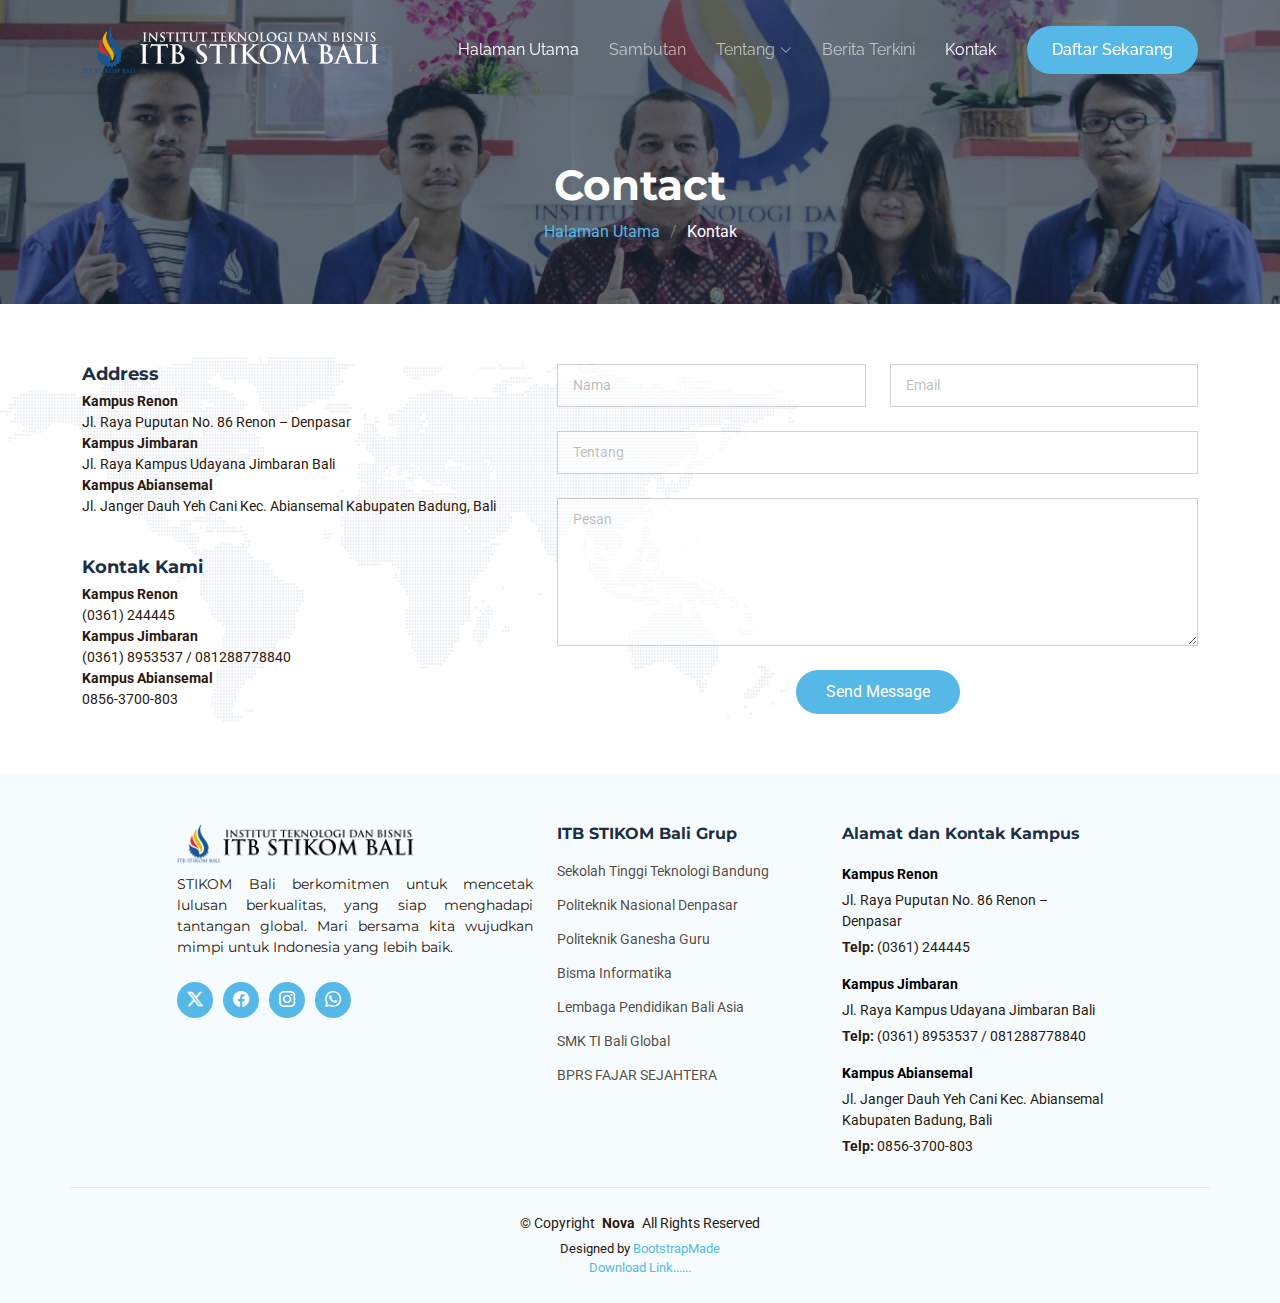
<file: contact.html>
<!DOCTYPE html>
<html lang="en">

<head>
  <meta charset="utf-8">
  <meta content="width=device-width, initial-scale=1.0" name="viewport">
  <title>Kontak - ITB STIKOM BALI</title>
  <meta name="description" content="">
  <meta name="keywords" content="">

  <!-- Favicons -->
  <link href="assets/img/favicon.png" rel="icon">
  <link href="assets/img/apple-touch-icon.png" rel="apple-touch-icon">

  <!-- Fonts -->
  <link href="https://fonts.googleapis.com" rel="preconnect">
  <link href="https://fonts.gstatic.com" rel="preconnect" crossorigin>
  <link
    href="https://fonts.googleapis.com/css2?family=Roboto:ital,wght@0,100;0,300;0,400;0,500;0,700;0,900;1,100;1,300;1,400;1,500;1,700;1,900&family=Montserrat:ital,wght@0,100;0,200;0,300;0,400;0,500;0,600;0,700;0,800;0,900;1,100;1,200;1,300;1,400;1,500;1,600;1,700;1,800;1,900&family=Raleway:ital,wght@0,100;0,200;0,300;0,400;0,500;0,600;0,700;0,800;0,900;1,100;1,200;1,300;1,400;1,500;1,600;1,700;1,800;1,900&display=swap"
    rel="stylesheet">

  <!-- Vendor CSS Files -->
  <link href="assets/vendor/bootstrap/css/bootstrap.min.css" rel="stylesheet">
  <link href="assets/vendor/bootstrap-icons/bootstrap-icons.css" rel="stylesheet">
  <link href="assets/vendor/aos/aos.css" rel="stylesheet">
  <link href="assets/vendor/glightbox/css/glightbox.min.css" rel="stylesheet">
  <link href="assets/vendor/swiper/swiper-bundle.min.css" rel="stylesheet">

  <!-- Main CSS File -->
  <link href="assets/css/main.css" rel="stylesheet">

  <!-- =======================================================
  * Template Name: Nova
  * Template URL: https://bootstrapmade.com/nova-bootstrap-business-template/
  * Updated: Aug 07 2024 with Bootstrap v5.3.3
  * Author: BootstrapMade.com
  * License: https://bootstrapmade.com/license/
  ======================================================== -->
</head>

<body class="contact-page">

  <header id="header" class="header d-flex align-items-center fixed-top">
    <div class="container-fluid container-xl position-relative d-flex align-items-center justify-content-between">

      <a href="index.html" class="logo d-flex align-items-center">
        <!-- Uncomment the line below if you also wish to use an image logo -->
        <img src="assets/img/logov3.png" alt="">
        <!-- <h1 class="sitename" style="font-family: 'Trajan Pro', sans-serif; font-weight: 300;">ITB STIKOM BALI</h1> -->
      </a>

      <nav id="navmenu" class="navmenu">
        <ul>
          <li><a href="index.html" class="active">Halaman Utama<br></a></li>
          <li><a href="sambut.html">Sambutan<br></a></li>
          <li class="dropdown"><a href="about.html"><span>Tentang</span> <i
                class="bi bi-chevron-down toggle-dropdown"></i></a>
            <ul>
              <li><a href="about.html#visimisi">Visi & Misi</a></li>
              <li><a href="about.html#tujuan">Tujuan</a></li>
              <li><a href="about.html#sejarah">Sejarah</a></li>
              <li><a href="about.html#mutu">Kebijakan Mutu</a></li>
              <li><a href="about.html#fasilitas">Fasilitas</a></li>
              <li><a href="about.html#prestasi">Prestasi</a></li>
              <li><a href="about.html#lambang">Arti Lambang</a></li>
              <li><a href="about.html#kerjasama">Kerjasama</a></li>
              <!-- <li class="dropdown"><a href="#"><span>Deep Dropdown</span> <i
                    class="bi bi-chevron-down toggle-dropdown"></i></a>
                <ul>
                  <li><a href="#">Deep Dropdown 1</a></li>
                  <li><a href="#">Deep Dropdown 2</a></li>
                  <li><a href="#">Deep Dropdown 3</a></li>
                  <li><a href="#">Deep Dropdown 4</a></li>
                  <li><a href="#">Deep Dropdown 5</a></li>
                </ul>
              </li> -->
            </ul>
          </li>
          <li><a href="blog.html">Berita Terkini</a></li>
          <!-- <li><a href="gallery.html">Gallery</a></li> -->
          <li><a href="contact.html" class="active">Kontak</a></li>
          <li class="ms-3"><a class="btn-dftr txt-bold" href="https://siap.stikom-bali.ac.id/" target="_blank">Daftar
              Sekarang</a></li>
        </ul>
        <i class="mobile-nav-toggle d-xl-none bi bi-list"></i>
      </nav>

    </div>
  </header>

  <main class="main">

    <!-- Page Title -->
    <div class="page-title dark-background" data-aos="fade"
      style="background-image: url(assets/img/contact-page-title-bg.jpg);">
      <div class="container">
        <h1>Contact</h1>
        <nav class="breadcrumbs">
          <ol>
            <li><a href="index.html">Halaman Utama</a></li>
            <li class="current">Kontak</li>
          </ol>
        </nav>
      </div>
    </div><!-- End Page Title -->

    <!-- Contact Section -->
    <section id="contact" class="contact section">

      <div class="container position-relative" data-aos="fade-up" data-aos-delay="100">

        <div class="row gy-4">

          <div class="col-lg-5">
            <div class="info-item d-flex" data-aos="fade-up" data-aos-delay="200">
              <div>
                <h3>Address</h3>
                <p class="txt-bold">Kampus Renon</p>
                <p>Jl. Raya Puputan No. 86 Renon – Denpasar</p>
                <p class="txt-bold">Kampus Jimbaran</p>
                <p>Jl. Raya Kampus Udayana Jimbaran Bali</p>
                <p class="txt-bold">Kampus Abiansemal</p>
                <p>Jl. Janger Dauh Yeh Cani Kec. Abiansemal Kabupaten Badung, Bali</p>

              </div>
            </div><!-- End Info Item -->

            <div class="info-item d-flex" data-aos="fade-up" data-aos-delay="300">
              <!-- <i class="bi bi-telephone flex-shrink-0"></i> -->
              <div>
                <h3>Kontak Kami</h3>
                <p class="txt-bold">Kampus Renon</p>
                <p>(0361) 244445</p>
                <p class="txt-bold">Kampus Jimbaran</p>
                <p>(0361) 8953537 / 081288778840</p>
                <p class="txt-bold">Kampus Abiansemal</p>
                <p>0856-3700-803</p>

              </div>
            </div><!-- End Info Item -->

          </div>

          <div class="col-lg-7">
            <form action="forms/contact.php" method="post" class="php-email-form" data-aos="fade-up"
              data-aos-delay="500">
              <div class="row gy-4">

                <div class="col-md-6">
                  <input type="text" name="name" class="form-control" placeholder="Nama" required="">
                </div>

                <div class="col-md-6 ">
                  <input type="email" class="form-control" name="email" placeholder="Email" required="">
                </div>

                <div class="col-md-12">
                  <input type="text" class="form-control" name="subject" placeholder="Tentang" required="">
                </div>

                <div class="col-md-12">
                  <textarea class="form-control" name="message" rows="6" placeholder="Pesan" required=""></textarea>
                </div>

                <div class="col-md-12 text-center">
                  <div class="loading">Loading</div>
                  <div class="error-message"></div>
                  <div class="sent-message">Your message has been sent. Thank you!</div>

                  <button type="submit">Send Message</button>
                </div>

              </div>
            </form>
          </div><!-- End Contact Form -->

        </div>

      </div>

    </section><!-- /Contact Section -->

  </main>

  <footer id="footer" class="footer light-background">

    <div class="footer-top">
      <div class="container">
        <div class="row gy-4 justify-content-center">
          <div class="col-lg-4 col-md-12 footer-about">
            <a href="index.html" class="logo d-flex align-items-center">
              <!-- <span class="sitename">Nova</span> -->
              <img height="100px" src="assets/img/logov3.1.png" alt="">
            </a>
            <p class="txt-justify">STIKOM Bali berkomitmen untuk mencetak lulusan berkualitas, yang siap menghadapi
              tantangan
              global. Mari
              bersama kita wujudkan mimpi untuk Indonesia yang lebih baik.</p>
            <div class="social-links d-flex mt-4">
              <a href="https://twitter.com/itbstikombali" target="_blank"><i class="bi bi-twitter-x"></i></a>
              <a href="https://www.facebook.com/STIKOM.Bali" target="_blank"><i class="bi bi-facebook"></i></a>
              <a href="https://www.instagram.com/stikombali/" target="_blank"><i class="bi bi-instagram"></i></a>
              <a target="_blank"
                href="https://api.whatsapp.com/send/?phone=6282277389999&text=Halo%2C+Saya+ingin+mengetahui+informasi+tentang+pendaftaran+mahasiswa+baru+ITB+STIKOM+Bali&type=phone_number&app_absent=0"><i
                  class="bi bi-whatsapp"></i></a>
            </div>
          </div>

          <div class="col-lg-3 col-6 footer-links">
            <h4>ITB STIKOM Bali Grup</h4>
            <ul>
              <li><a href="#">Sekolah Tinggi Teknologi Bandung</a></li>
              <li><a href="#">Politeknik Nasional Denpasar</a></li>
              <li><a href="#">Politeknik Ganesha Guru</a></li>
              <li><a href="#">Bisma Informatika</a></li>
              <li><a href="#">Lembaga Pendidikan Bali Asia</a></li>
              <li><a href="#">SMK TI Bali Global</a></li>
              <li><a href="#">BPRS FAJAR SEJAHTERA</a></li>
            </ul>
          </div>

          <div class="col-lg-3 col-md-12 footer-contact text-center text-md-start">
            <h4>Alamat dan Kontak Kampus</h4>
            <p><strong><a class="text-black" href="https://maps.app.goo.gl/3gZdbrL5o15iJtrU9">Kampus Renon</a></strong>
            </p>
            <p>Jl. Raya Puputan No. 86 Renon – Denpasar</p>
            <p><strong>Telp: </strong>(0361) 244445</p>
            <p class="mt-3"><strong><a class="text-black" href="https://maps.app.goo.gl/UyoXqSmcMnQUNnkn8">Kampus
                  Jimbaran</a></strong></p>
            <p>Jl. Raya Kampus Udayana Jimbaran Bali</p>
            <p><strong>Telp: </strong>(0361) 8953537 / 081288778840</p>
            <p class="mt-3"><strong><a class="text-black" href="https://maps.app.goo.gl/HrnEZ1Q8hB9b64St5">Kampus
                  Abiansemal</a></strong>
            </p>
            <p>Jl. Janger Dauh Yeh Cani Kec. Abiansemal Kabupaten Badung, Bali</p>
            <p><strong>Telp: </strong>0856-3700-803</p>
          </div>

        </div>
      </div>
    </div>

    <div class="container copyright text-center">
      <p>© <span>Copyright</span> <strong class="px-1 sitename">Nova</strong> <span>All Rights Reserved</span></p>
      <div class="credits">
        <!-- All the links in the footer should remain intact. -->
        <!-- You can delete the links only if you've purchased the pro version. -->
        <!-- Licensing information: https://bootstrapmade.com/license/ -->
        <!-- Purchase the pro version with working PHP/AJAX contact form: [buy-url] -->
        Designed by <a href="https://bootstrapmade.com/">BootstrapMade</a><br><a
          href="https://bootstrapmade.com/content/templatefiles/Nova/Nova.zip">Download Link......</a>
      </div>
    </div>

  </footer>

  <!-- Scroll Top -->
  <a href="#" id="scroll-top" class="scroll-top d-flex align-items-center justify-content-center"><i
      class="bi bi-arrow-up-short"></i></a>

  <!-- Preloader -->
  <div id="preloader"></div>

  <!-- Vendor JS Files -->
  <script src="assets/vendor/bootstrap/js/bootstrap.bundle.min.js"></script>
  <script src="assets/vendor/php-email-form/validate.js"></script>
  <script src="assets/vendor/aos/aos.js"></script>
  <script src="assets/vendor/glightbox/js/glightbox.min.js"></script>
  <script src="assets/vendor/swiper/swiper-bundle.min.js"></script>
  <script src="assets/vendor/imagesloaded/imagesloaded.pkgd.min.js"></script>
  <script src="assets/vendor/isotope-layout/isotope.pkgd.min.js"></script>

  <!-- Main JS File -->
  <script src="assets/js/main.js"></script>

</body>

</html>
</file>
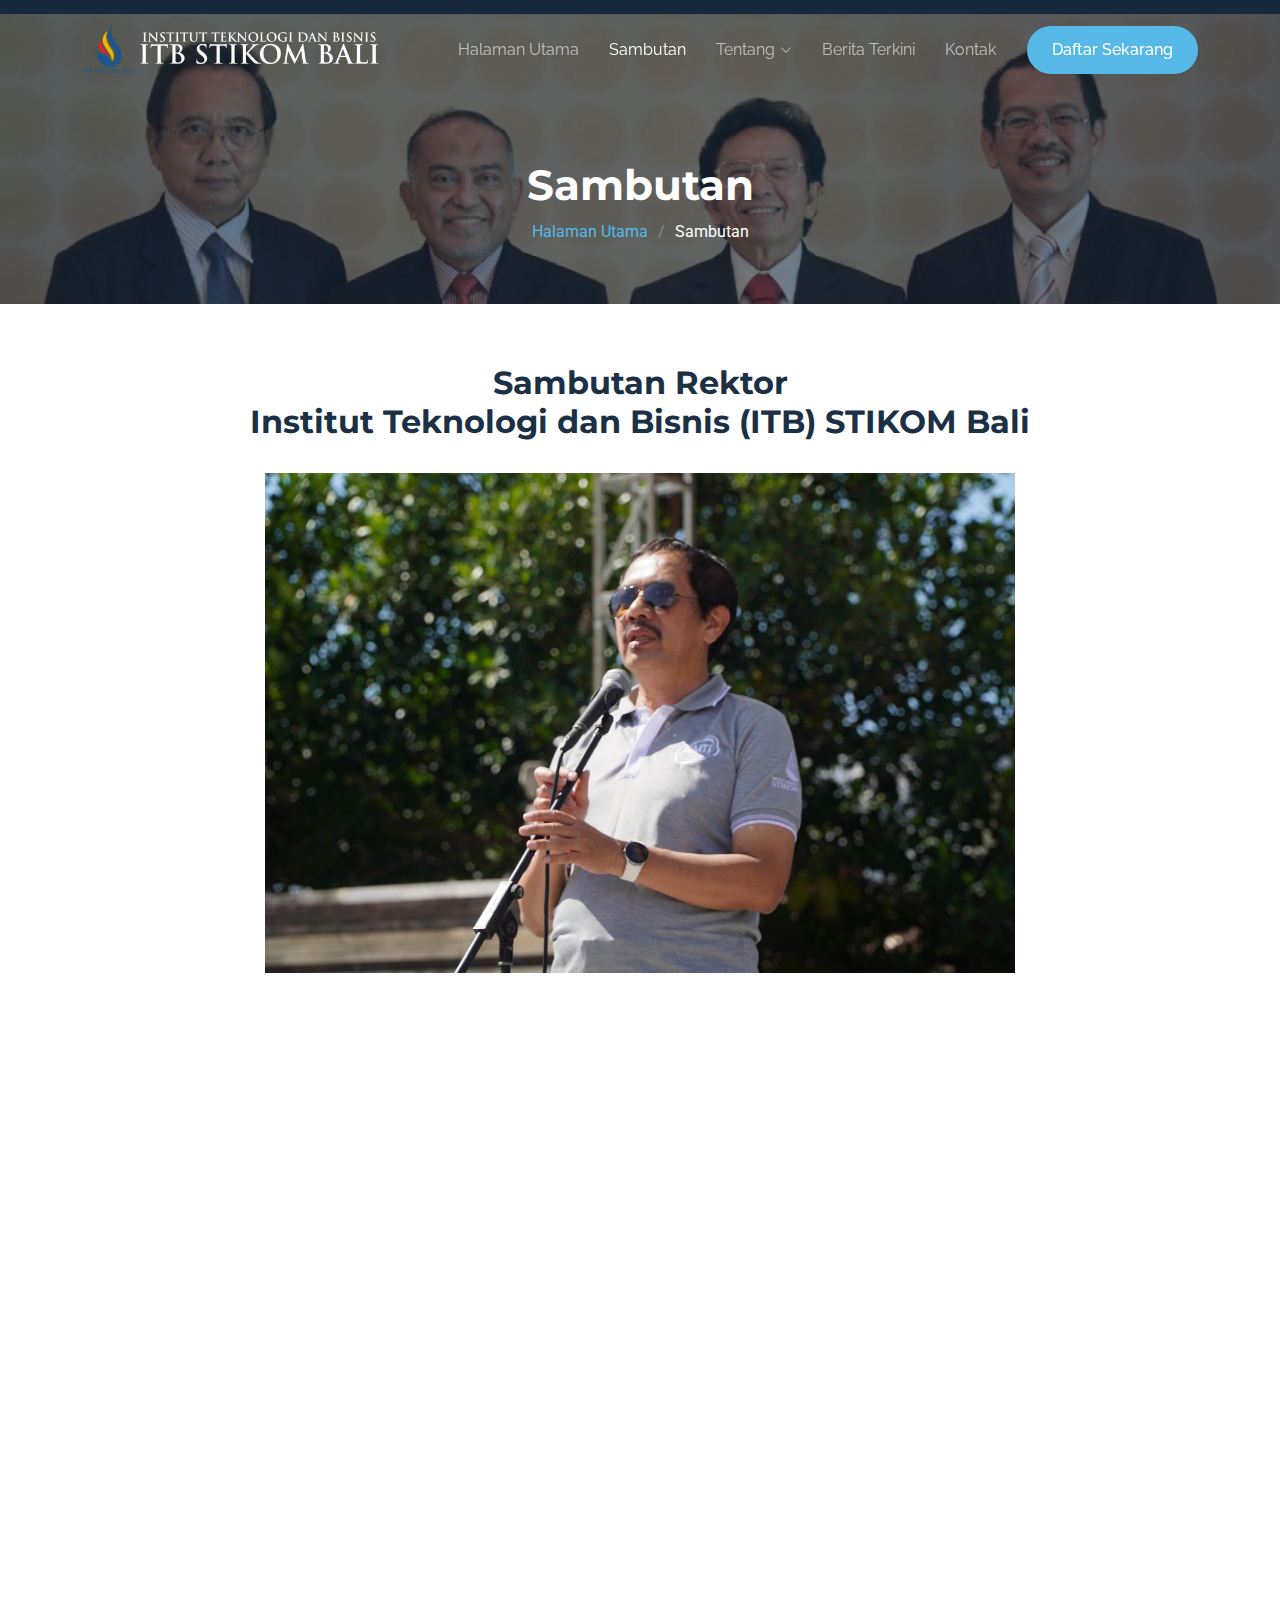
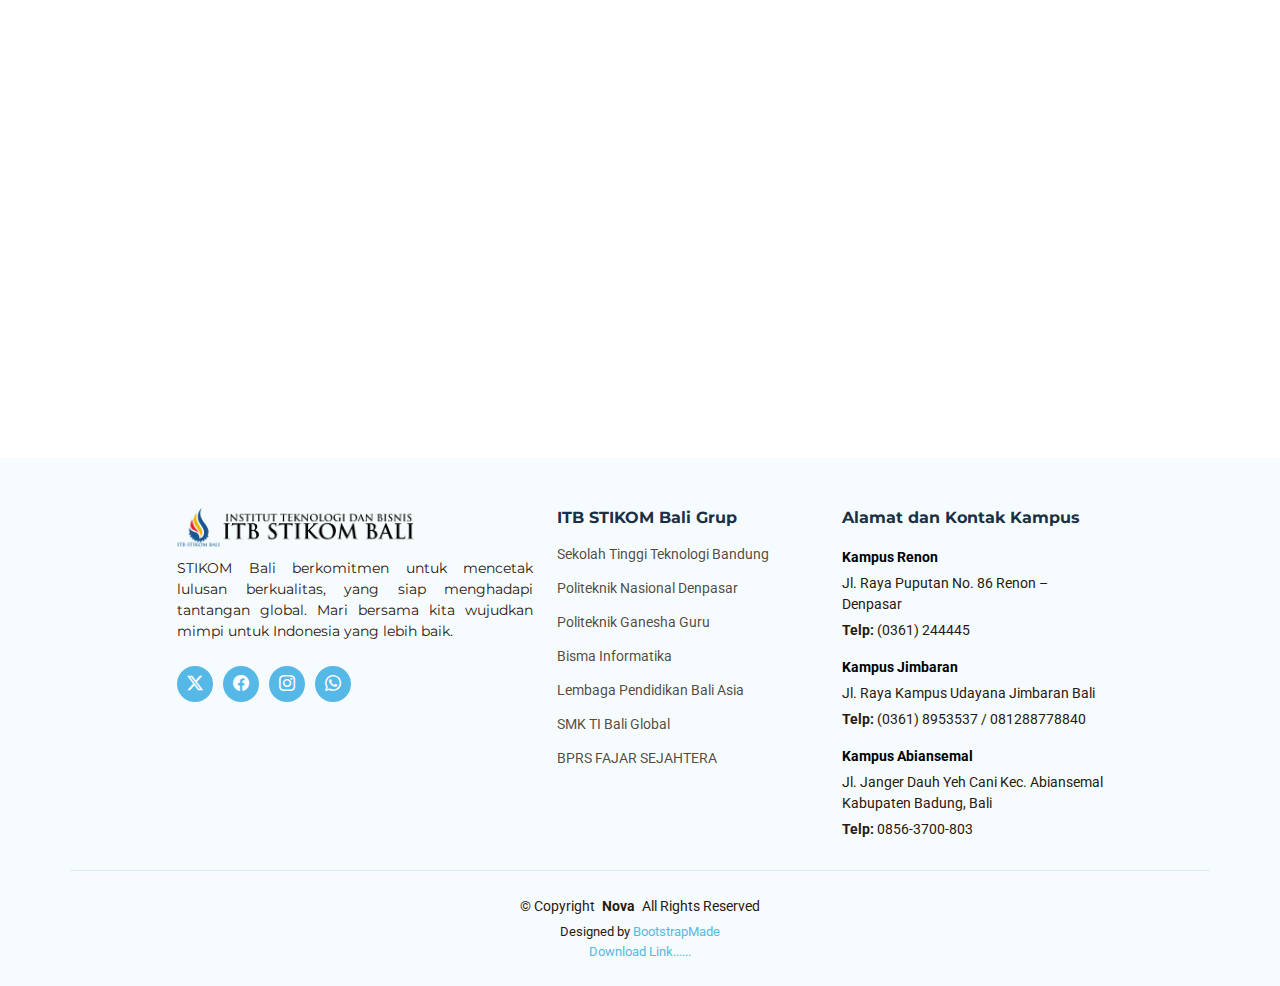
<file: sambut.html>
<!DOCTYPE html>
<html lang="en">

<head>
  <meta charset="utf-8">
  <meta content="width=device-width, initial-scale=1.0" name="viewport">
  <title>Sambutan - ITB STIKOM BALI</title>
  <meta name="description" content="">
  <meta name="keywords" content="">

  <!-- Favicons -->
  <link href="assets/img/favicon.png" rel="icon">
  <link href="assets/img/apple-touch-icon.png" rel="apple-touch-icon">

  <!-- Fonts -->
  <link href="https://fonts.googleapis.com" rel="preconnect">
  <link href="https://fonts.gstatic.com" rel="preconnect" crossorigin>
  <link
    href="https://fonts.googleapis.com/css2?family=Roboto:ital,wght@0,100;0,300;0,400;0,500;0,700;0,900;1,100;1,300;1,400;1,500;1,700;1,900&family=Montserrat:ital,wght@0,100;0,200;0,300;0,400;0,500;0,600;0,700;0,800;0,900;1,100;1,200;1,300;1,400;1,500;1,600;1,700;1,800;1,900&family=Raleway:ital,wght@0,100;0,200;0,300;0,400;0,500;0,600;0,700;0,800;0,900;1,100;1,200;1,300;1,400;1,500;1,600;1,700;1,800;1,900&display=swap"
    rel="stylesheet">

  <!-- Vendor CSS Files -->
  <link href="assets/vendor/bootstrap/css/bootstrap.min.css" rel="stylesheet">
  <link href="assets/vendor/bootstrap-icons/bootstrap-icons.css" rel="stylesheet">
  <link href="assets/vendor/aos/aos.css" rel="stylesheet">
  <link href="assets/vendor/glightbox/css/glightbox.min.css" rel="stylesheet">
  <link href="assets/vendor/swiper/swiper-bundle.min.css" rel="stylesheet">

  <!-- Main CSS File -->
  <link href="assets/css/main.css" rel="stylesheet">

  <!-- =======================================================
  * Template Name: Nova
  * Template URL: https://bootstrapmade.com/nova-bootstrap-business-template/
  * Updated: Aug 07 2024 with Bootstrap v5.3.3
  * Author: BootstrapMade.com
  * License: https://bootstrapmade.com/license/
  ======================================================== -->
</head>

<body class="about-page">

  <header id="header" class="header d-flex align-items-center fixed-top">
    <div class="container-fluid container-xl position-relative d-flex align-items-center justify-content-between">

      <a href="index.html" class="logo d-flex align-items-center">
        <!-- Uncomment the line below if you also wish to use an image logo -->
        <img src="assets/img/logov3.png" alt="">
        <!-- <h1 class="sitename" style="font-family: 'Trajan Pro', sans-serif; font-weight: 300;">ITB STIKOM BALI</h1> -->
      </a>

      <nav id="navmenu" class="navmenu">
        <ul>
          <li><a href="index.html">Halaman Utama<br></a></li>
          <li><a href="sambut.html" class="active">Sambutan<br></a></li>
          <li class="dropdown"><a href="about.html"><span>Tentang</span> <i
                class="bi bi-chevron-down toggle-dropdown"></i></a>
            <ul>
              <li><a href="about.html#visimisi">Visi & Misi</a></li>
              <li><a href="about.html#tujuan">Tujuan</a></li>
              <li><a href="about.html#sejarah">Sejarah</a></li>
              <li><a href="about.html#mutu">Kebijakan Mutu</a></li>
              <li><a href="about.html#fasilitas">Fasilitas</a></li>
              <li><a href="about.html#prestasi">Prestasi</a></li>
              <li><a href="about.html#lambang">Arti Lambang</a></li>
              <li><a href="about.html#kerjasama">Kerjasama</a></li>
              <!-- <li class="dropdown"><a href="#"><span>Deep Dropdown</span> <i
                    class="bi bi-chevron-down toggle-dropdown"></i></a>
                <ul>
                  <li><a href="#">Deep Dropdown 1</a></li>
                  <li><a href="#">Deep Dropdown 2</a></li>
                  <li><a href="#">Deep Dropdown 3</a></li>
                  <li><a href="#">Deep Dropdown 4</a></li>
                  <li><a href="#">Deep Dropdown 5</a></li>
                </ul>
              </li> -->
            </ul>
          </li>
          <li><a href="blog.html">Berita Terkini</a></li>
          <!-- <li><a href="gallery.html">Gallery</a></li> -->
          <li><a href="contact.html">Kontak</a></li>
          <li class="ms-3"><a class="btn-dftr txt-bold" href="https://siap.stikom-bali.ac.id/" target="_blank">Daftar
              Sekarang</a></li>
        </ul>
        <i class="mobile-nav-toggle d-xl-none bi bi-list"></i>
      </nav>

    </div>
  </header>

  <main class="main">

    <!-- Page Title -->
    <div class="page-title dark-background" data-aos="fade"
      style="background-image: url(assets/img/about-page-title-bg.jpg);">
      <div class="container">
        <h1>Sambutan</h1>
        <nav class="breadcrumbs">
          <ol>
            <li><a href="index.html">Halaman Utama</a></li>
            <li class="current">Sambutan</li>
          </ol>
        </nav>
      </div>
    </div><!-- End Page Title -->

    <!-- About Section -->
    <section id="about" class="about section">

      <div class="container">

        <div class="row align-content-center justify-content-center align-items-center" data-aos="fade-up"
          data-aos-delay="100">
          <div class="col-12 text-center content">
            <h3>Sambutan
              Rektor <br>Institut Teknologi dan Bisnis
              (ITB) STIKOM Bali</h3>
          </div>
          <div class="col-12 d-flex justify-content-center mt-4" data-aos="zoom-in-up" data-aos-duration="800"
            data-aos-delay="400">
            <img src="assets/img/sambut.jpg" alt="" height="500px">
          </div>
          <div class="col-8 mt-5">
            <p class="txt-justify p-long sambut-p sambut-p" data-aos="fade-up" data-aos-delay="100">Puji syukur kami
              panjatkan
              kepada
              Tuhan Yang Maha Esa
              atas segala rahmat dan
              karuniaNya, sehingga kami
              dapat menyelesaikan pembuatan website ini.Sebagai wujud tanggung jawab kami di dalam menyiapkan generasi
              penerus bangsa yang cerdas dan berkualitas, maka kami hadir dengan sistem terbaik yang kami miliki. Ini
              merupakan wujud pelayanan kami kepada mahasiswa, serta masyarakat pada umumnya.</p>
            <p class="txt-justify p-long sambut-p" data-aos="fade-up" data-aos-delay="100">Sebagai sebuah Sekolah Tinggi
              yang
              Pertama di Pulau
              Dewata, tentunya kami akan
              terus
              menerus melakukan peningkatan kualitas pendidikan, penelitian dan pengabdian pada masyarakat sesuai dengan
              tuntutan dan kebutuhan para pihak yang berkaitan dengan kami, dengan berlandaskan saling memuaskan,
              memberi manfaat, dan tidak merugikan.</p>

            <p class="txt-justify p-long sambut-p" data-aos="fade-up" data-aos-delay="100">Visi kami untuk menjadi yang
              terdepan
              di bidang
              informatika dan komputer baik
              secara
              ilmiah akademis maupun praksis aplikatif baik di daerah Bali sendiri maupun Indonesia, serta dunia pada
              umumnya, jelas menuntut kami untuk selalu bekerja keras dan selalu mengikuti dinamika perubahan serta
              perkembangan teknologi yang begitu pesat, belajar membuka diri kepada setiap unsur masyarakat baik
              individu maupun kelompok, atau kelembagaan, menjalin kerjasama yang harmonis dengan seluruh komponen
              bangsa ini dan terus melakukan inovasi, terobosan, serta kegiatan yang nantinya akan mengangkat dan
              meningkatkan citra sebagai sebuah institusi perguruan tinggi yang dapat dibanggakan baik oleh kami sendiri
              maupun masyarakat pada umumnya.</p>

            <p class="txt-justify p-long sambut-p" data-aos="fade-up" data-aos-delay="100">Kepada para mahasiswa dan
              calon
              mahasiswa serta insan
              civitas akademika
              Institut
              Teknologi dan Bisnis (ITB) STIKOM Bali, kami mengajak dan menghimbau “Marilah kita bulatkan tekad untuk
              selalu belajr dan bekerja keras, efisien, efektif dan produktif. Manfaatkanlah waktu dengan sebaik –
              baiknya, optimis dalam menghadapi masa depan yang penuh tantangan , berfikir positif dan selalu mengikuti
              dan memonitor perubahan dibidang apapun dan yang lebih penting mari kita gunakan dan tumbuh kembangkan
              Institut Teknologi dan Bisnis (ITB) STIKOM Bali ini menjadi suatu wadah yang bisa diandalkan dan
              dibanggakan dari segi apapun terutama dari segi teknologi informatika dan komputer”.
            </p>
            <p class="txt-justify p-long sambut-p" data-aos="fade-up" data-aos-delay="100">Selamat menelusuri halaman
              demi
              halaman pada website ini,
              semoga Tuhan Yang
              Maha
              Pemurah dan Penyayang senantiasa memberikan kekuatan dan kemampuan kepada kita semua dalam rangka meraih
              impian dan cita – cita kita bersama. Amin
            </p>

            <span data-aos="fade-up" data-aos-delay="200">
              <p class="txt-bold mt-5 mb-0" style="font-size: 20px;">Salam dan Sukses</p>
              <p class="txt-bold mt-0" style="font-size: 20px;">Dr. Dadang Hermawan.</p>
            </span>
          </div>
        </div>

      </div>

    </section><!-- /About Section -->


  </main>

  <footer id="footer" class="footer light-background">

    <div class="footer-top">
      <div class="container">
        <div class="row gy-4 justify-content-center">
          <div class="col-lg-4 col-md-12 footer-about">
            <a href="index.html" class="logo d-flex align-items-center">
              <!-- <span class="sitename">Nova</span> -->
              <img height="100px" src="assets/img/logov3.1.png" alt="">
            </a>
            <p class="txt-justify">STIKOM Bali berkomitmen untuk mencetak lulusan berkualitas, yang siap menghadapi
              tantangan
              global. Mari
              bersama kita wujudkan mimpi untuk Indonesia yang lebih baik.</p>
            <div class="social-links d-flex mt-4">
              <a href="https://twitter.com/itbstikombali" target="_blank"><i class="bi bi-twitter-x"></i></a>
              <a href="https://www.facebook.com/STIKOM.Bali" target="_blank"><i class="bi bi-facebook"></i></a>
              <a href="https://www.instagram.com/stikombali/" target="_blank"><i class="bi bi-instagram"></i></a>
              <a target="_blank"
                href="https://api.whatsapp.com/send/?phone=6282277389999&text=Halo%2C+Saya+ingin+mengetahui+informasi+tentang+pendaftaran+mahasiswa+baru+ITB+STIKOM+Bali&type=phone_number&app_absent=0"><i
                  class="bi bi-whatsapp"></i></a>
            </div>
          </div>

          <div class="col-lg-3 col-6 footer-links">
            <h4>ITB STIKOM Bali Grup</h4>
            <ul>
              <li><a href="#">Sekolah Tinggi Teknologi Bandung</a></li>
              <li><a href="#">Politeknik Nasional Denpasar</a></li>
              <li><a href="#">Politeknik Ganesha Guru</a></li>
              <li><a href="#">Bisma Informatika</a></li>
              <li><a href="#">Lembaga Pendidikan Bali Asia</a></li>
              <li><a href="#">SMK TI Bali Global</a></li>
              <li><a href="#">BPRS FAJAR SEJAHTERA</a></li>
            </ul>
          </div>

          <div class="col-lg-3 col-md-12 footer-contact text-center text-md-start">
            <h4>Alamat dan Kontak Kampus</h4>
            <p><strong><a class="text-black" href="https://maps.app.goo.gl/3gZdbrL5o15iJtrU9">Kampus Renon</a></strong>
            </p>
            <p>Jl. Raya Puputan No. 86 Renon – Denpasar</p>
            <p><strong>Telp: </strong>(0361) 244445</p>
            <p class="mt-3"><strong><a class="text-black" href="https://maps.app.goo.gl/UyoXqSmcMnQUNnkn8">Kampus
                  Jimbaran</a></strong></p>
            <p>Jl. Raya Kampus Udayana Jimbaran Bali</p>
            <p><strong>Telp: </strong>(0361) 8953537 / 081288778840</p>
            <p class="mt-3"><strong><a class="text-black" href="https://maps.app.goo.gl/HrnEZ1Q8hB9b64St5">Kampus
                  Abiansemal</a></strong>
            </p>
            <p>Jl. Janger Dauh Yeh Cani Kec. Abiansemal Kabupaten Badung, Bali</p>
            <p><strong>Telp: </strong>0856-3700-803</p>
          </div>

        </div>
      </div>
    </div>

    <div class="container copyright text-center">
      <p>© <span>Copyright</span> <strong class="px-1 sitename">Nova</strong> <span>All Rights Reserved</span></p>
      <div class="credits">
        <!-- All the links in the footer should remain intact. -->
        <!-- You can delete the links only if you've purchased the pro version. -->
        <!-- Licensing information: https://bootstrapmade.com/license/ -->
        <!-- Purchase the pro version with working PHP/AJAX contact form: [buy-url] -->
        Designed by <a href="https://bootstrapmade.com/">BootstrapMade</a><br><a
          href="https://bootstrapmade.com/content/templatefiles/Nova/Nova.zip">Download Link......</a>
      </div>
    </div>

  </footer>

  <!-- Scroll Top -->
  <a href="#" id="scroll-top" class="scroll-top d-flex align-items-center justify-content-center"><i
      class="bi bi-arrow-up-short"></i></a>

  <!-- Preloader -->
  <div id="preloader"></div>

  <!-- Vendor JS Files -->
  <script src="assets/vendor/bootstrap/js/bootstrap.bundle.min.js"></script>
  <script src="assets/vendor/php-email-form/validate.js"></script>
  <script src="assets/vendor/aos/aos.js"></script>
  <script src="assets/vendor/glightbox/js/glightbox.min.js"></script>
  <script src="assets/vendor/swiper/swiper-bundle.min.js"></script>
  <script src="assets/vendor/imagesloaded/imagesloaded.pkgd.min.js"></script>
  <script src="assets/vendor/isotope-layout/isotope.pkgd.min.js"></script>

  <!-- Main JS File -->
  <script src="assets/js/main.js"></script>

</body>

</html>
</file>
<file: assets/css/main.css>
/**
* Template Name: Nova
* Template URL: https://bootstrapmade.com/nova-bootstrap-business-template/
* Updated: Aug 07 2024 with Bootstrap v5.3.3
* Author: BootstrapMade.com
* License: https://bootstrapmade.com/license/
*/

/*--------------------------------------------------------------
# Font & Color Variables
# Help: https://bootstrapmade.com/color-system/
--------------------------------------------------------------*/
/* Fonts */
:root {
  --default-font: "Roboto", system-ui, -apple-system, "Segoe UI", Roboto, "Helvetica Neue", Arial, "Noto Sans",
    "Liberation Sans", sans-serif, "Apple Color Emoji", "Segoe UI Emoji", "Segoe UI Symbol", "Noto Color Emoji";
  --heading-font: "Montserrat", sans-serif;
  --nav-font: "Raleway", sans-serif;
}

/* Global Colors - The following color variables are used throughout the website. Updating them here will change the color scheme of the entire website */
:root {
  --background-color: #ffffff; /* Background color for the entire website, including individual sections */
  --default-color: #2b180d; /* Default color used for the majority of the text content across the entire website */
  --heading-color: #1b2f45; /* Color for headings, subheadings and title throughout the website */
  --accent-color: #56b8e6; /* Accent color that represents your brand on the website. It's used for buttons, links, and other elements that need to stand out */
  --surface-color: #ffffff; /* The surface color is used as a background of boxed elements within sections, such as cards, icon boxes, or other elements that require a visual separation from the global background. */
  --contrast-color: #ffffff; /* Contrast color for text, ensuring readability against backgrounds of accent, heading, or default colors. */
}

/* Nav Menu Colors - The following color variables are used specifically for the navigation menu. They are separate from the global colors to allow for more customization options */
:root {
  --nav-color: rgba(255, 255, 255, 0.6); /* The default color of the main navmenu links */
  --nav-hover-color: #ffffff; /* Applied to main navmenu links when they are hovered over or active */
  --nav-mobile-background-color: #ffffff; /* Used as the background color for mobile navigation menu */
  --nav-dropdown-background-color: #ffffff; /* Used as the background color for dropdown items that appear when hovering over primary navigation items */
  --nav-dropdown-color: #212529; /* Used for navigation links of the dropdown items in the navigation menu. */
  --nav-dropdown-hover-color: #56b8e6; /* Similar to --nav-hover-color, this color is applied to dropdown navigation links when they are hovered over. */
}

/* Color Presets - These classes override global colors when applied to any section or element, providing reuse of the sam color scheme. */

.light-background {
  --background-color: #f6fcfe;
  --surface-color: #ffffff;
}

.dark-background {
  --background-color: #17283b;
  --default-color: #ffffff;
  --heading-color: #ffffff;
  --surface-color: #254160;
  --contrast-color: #ffffff;
}

/* Smooth scroll */
:root {
  scroll-behavior: smooth;
}

/* Custom CSS */

.txt-bold {
  font-weight: bold;
}

.txt-justify {
  text-align: justify;
}

.txt-overflow {
  text-overflow: ellipsis;
  overflow: hidden;
}

.p-long {
  font-size: 18px;
}
.sub-h2 {
  font-size: 20px;
}

.h3 {
  font-size: 24px;
}

.post-item img {
  height: 60px;
}

.sambut-p {
  margin: 14px 0px;
}

.btn-dftr {
  font-weight: 500 !important;
  text-align: center;
  display: block;
  padding: 12px 25px !important;
  background-color: var(--accent-color);
  color: rgb(255, 255, 255) !important;
  border-radius: 24px;
}

.bg-gray {
  background-color: #f0f0f0 !important;
}

/* Custom CSS */

/*--------------------------------------------------------------
# General Styling & Shared Classes
--------------------------------------------------------------*/
body {
  color: var(--default-color);
  background-color: var(--background-color);
  font-family: var(--default-font);
}

a {
  color: var(--accent-color);
  text-decoration: none;
  transition: 0.3s;
}

a:hover {
  color: color-mix(in srgb, var(--accent-color), transparent 25%);
  text-decoration: none;
}

h1,
h2,
h3,
h4,
h5,
h6 {
  color: var(--heading-color);
  font-family: var(--heading-font);
}

/* PHP Email Form Messages
------------------------------*/
.php-email-form .error-message {
  display: none;
  background: #df1529;
  color: #ffffff;
  text-align: left;
  padding: 15px;
  margin-bottom: 24px;
  font-weight: 600;
}

.php-email-form .sent-message {
  display: none;
  color: #ffffff;
  background: #059652;
  text-align: center;
  padding: 15px;
  margin-bottom: 24px;
  font-weight: 600;
}

.php-email-form .loading {
  display: none;
  background: var(--surface-color);
  text-align: center;
  padding: 15px;
  margin-bottom: 24px;
}

.php-email-form .loading:before {
  content: "";
  display: inline-block;
  border-radius: 50%;
  width: 24px;
  height: 24px;
  margin: 0 10px -6px 0;
  border: 3px solid var(--accent-color);
  border-top-color: var(--surface-color);
  animation: php-email-form-loading 1s linear infinite;
}

@keyframes php-email-form-loading {
  0% {
    transform: rotate(0deg);
  }

  100% {
    transform: rotate(360deg);
  }
}

/*--------------------------------------------------------------
# Global Header
--------------------------------------------------------------*/
.header {
  --background-color: rgba(255, 255, 255, 0);
  --heading-color: #ffffff;
  color: var(--default-color);
  background-color: var(--background-color);
  padding: 20px 0;
  transition: all 0.5s;
  z-index: 997;
}

.header .logo {
  line-height: 1;
}

.header .logo img {
  height: 100px;
  max-height: 50px;
  margin-right: 8px;
}

.header .logo h1 {
  font-size: 30px;
  margin: 0;
  font-weight: 700;
  color: var(--heading-color);
}

.scrolled .header {
  box-shadow: 0px 0 18px rgba(0, 0, 0, 0.1);
}

/* Global Header on Scroll
------------------------------*/
.scrolled .header {
  --background-color: rgba(23, 40, 59, 0.9);
}

/*--------------------------------------------------------------
# Navigation Menu
--------------------------------------------------------------*/
/* Navmenu - Desktop */
@media (min-width: 1200px) {
  .navmenu {
    padding: 0;
  }

  .navmenu ul {
    margin: 0;
    padding: 0;
    display: flex;
    list-style: none;
    align-items: center;
  }

  .navmenu li {
    position: relative;
  }

  .navmenu a,
  .navmenu a:focus {
    color: var(--nav-color);
    padding: 18px 15px;
    font-size: 16px;
    font-family: var(--nav-font);
    font-weight: 400;
    display: flex;
    align-items: center;
    justify-content: space-between;
    white-space: nowrap;
    transition: 0.3s;
  }

  .navmenu a i,
  .navmenu a:focus i {
    font-size: 12px;
    line-height: 0;
    margin-left: 5px;
    transition: 0.3s;
  }

  .navmenu li:last-child a {
    padding-right: 0;
  }

  .navmenu li:hover > a,
  .navmenu .active,
  .navmenu .active:focus {
    color: var(--nav-hover-color);
  }

  .navmenu .dropdown ul {
    margin: 0;
    padding: 10px 0;
    background: var(--nav-dropdown-background-color);
    display: block;
    position: absolute;
    visibility: hidden;
    left: 14px;
    top: 130%;
    opacity: 0;
    transition: 0.3s;
    border-radius: 0;
    z-index: 99;
    box-shadow: 0px 0px 30px rgba(0, 0, 0, 0.1);
  }

  .navmenu .dropdown ul li {
    min-width: 200px;
  }

  .navmenu .dropdown ul a {
    padding: 10px 20px;
    font-size: 15px;
    text-transform: none;
    color: var(--nav-dropdown-color);
  }

  .navmenu .dropdown ul a i {
    font-size: 12px;
  }

  .navmenu .dropdown ul a:hover,
  .navmenu .dropdown ul .active:hover,
  .navmenu .dropdown ul li:hover > a {
    color: var(--nav-dropdown-hover-color);
  }

  .navmenu .dropdown:hover > ul {
    opacity: 1;
    top: 100%;
    visibility: visible;
  }

  .navmenu .dropdown .dropdown ul {
    top: 0;
    left: -90%;
    visibility: hidden;
  }

  .navmenu .dropdown .dropdown:hover > ul {
    opacity: 1;
    top: 0;
    left: -100%;
    visibility: visible;
  }
}

/* Navmenu - Mobile */
@media (max-width: 1199px) {
  .mobile-nav-toggle {
    color: var(--nav-color);
    font-size: 28px;
    line-height: 0;
    margin-right: 10px;
    cursor: pointer;
    transition: color 0.3s;
  }

  .navmenu {
    padding: 0;
    z-index: 9997;
  }

  .navmenu ul {
    display: none;
    list-style: none;
    position: absolute;
    inset: 60px 20px 20px 20px;
    padding: 10px 0;
    margin: 0;
    border-radius: 6px;
    background-color: var(--nav-mobile-background-color);
    overflow-y: auto;
    transition: 0.3s;
    z-index: 9998;
    box-shadow: 0px 0px 30px rgba(0, 0, 0, 0.1);
  }

  .navmenu a,
  .navmenu a:focus {
    color: var(--nav-dropdown-color);
    padding: 10px 20px;
    font-family: var(--nav-font);
    font-size: 17px;
    font-weight: 500;
    display: flex;
    align-items: center;
    justify-content: space-between;
    white-space: nowrap;
    transition: 0.3s;
  }

  .navmenu a i,
  .navmenu a:focus i {
    font-size: 12px;
    line-height: 0;
    margin-left: 5px;
    width: 30px;
    height: 30px;
    display: flex;
    align-items: center;
    justify-content: center;
    border-radius: 50%;
    transition: 0.3s;
    background-color: color-mix(in srgb, var(--accent-color), transparent 90%);
  }

  .navmenu a i:hover,
  .navmenu a:focus i:hover {
    background-color: var(--accent-color);
    color: var(--contrast-color);
  }

  .navmenu a:hover,
  .navmenu .active,
  .navmenu .active:focus {
    color: var(--nav-dropdown-hover-color);
  }

  .navmenu .active i,
  .navmenu .active:focus i {
    background-color: var(--accent-color);
    color: var(--contrast-color);
    transform: rotate(180deg);
  }

  .navmenu .dropdown ul {
    position: static;
    display: none;
    z-index: 99;
    padding: 10px 0;
    margin: 10px 20px;
    background-color: var(--nav-dropdown-background-color);
    border: 1px solid color-mix(in srgb, var(--default-color), transparent 90%);
    box-shadow: none;
    transition: all 0.5s ease-in-out;
  }

  .navmenu .dropdown ul ul {
    background-color: rgba(33, 37, 41, 0.1);
  }

  .navmenu .dropdown > .dropdown-active {
    display: block;
    background-color: rgba(33, 37, 41, 0.03);
  }

  .mobile-nav-active {
    overflow: hidden;
  }

  .mobile-nav-active .mobile-nav-toggle {
    color: #fff;
    position: absolute;
    font-size: 32px;
    top: 15px;
    right: 15px;
    margin-right: 0;
    z-index: 9999;
  }

  .mobile-nav-active .navmenu {
    position: fixed;
    overflow: hidden;
    inset: 0;
    background: rgba(33, 37, 41, 0.8);
    transition: 0.3s;
  }

  .mobile-nav-active .navmenu > ul {
    display: block;
  }
}

/*--------------------------------------------------------------
# Global Footer
--------------------------------------------------------------*/
.footer {
  color: var(--default-color);
  background-color: var(--background-color);
  font-size: 14px;
  position: relative;
}

.footer .footer-top {
  padding-top: 50px;
}

.footer .footer-about .logo {
  line-height: 1;
  margin-bottom: 10px;
}

.footer .footer-about .logo img {
  max-height: 40px;
  margin-right: 6px;
}

.footer .footer-about .logo span {
  color: var(--heading-color);
  font-size: 30px;
  font-weight: 700;
  letter-spacing: 1px;
  font-family: var(--heading-font);
}

.footer .footer-about p {
  font-size: 14px;
  font-family: var(--heading-font);
}

.footer .social-links a {
  color: var(--contrast-color);
  background-color: var(--accent-color);
  display: flex;
  align-items: center;
  justify-content: center;
  width: 36px;
  height: 36px;
  border-radius: 50%;
  font-size: 16px;
  margin-right: 10px;
  transition: 0.3s;
}

.footer .social-links a:hover {
  color: var(--contrast-color);
  background-color: color-mix(in srgb, var(--accent-color) 90%, black 15%);
}

.footer h4 {
  font-size: 16px;
  font-weight: bold;
  position: relative;
  padding-bottom: 12px;
}

.footer .footer-links {
  margin-bottom: 30px;
}

.footer .footer-links ul {
  list-style: none;
  padding: 0;
  margin: 0;
}

.footer .footer-links ul i {
  padding-right: 2px;
  font-size: 12px;
  line-height: 0;
}

.footer .footer-links ul li {
  padding: 10px 0;
  display: flex;
  align-items: center;
}

.footer .footer-links ul li:first-child {
  padding-top: 0;
}

.footer .footer-links ul a {
  color: color-mix(in srgb, var(--default-color), transparent 20%);
  display: inline-block;
  line-height: 1;
}

.footer .footer-links ul a:hover {
  color: var(--accent-color);
}

.footer .footer-contact p {
  margin-bottom: 5px;
}

.footer .copyright {
  border-top: 1px solid color-mix(in srgb, var(--accent-color), transparent 80%);
  margin-top: 25px;
  padding-top: 25px;
  padding-bottom: 25px;
}

.footer .copyright p {
  margin-bottom: 0;
}

.footer .credits {
  margin-top: 5px;
  font-size: 13px;
}

/*--------------------------------------------------------------
# Preloader
--------------------------------------------------------------*/
#preloader {
  position: fixed;
  inset: 0;
  z-index: 9999;
  overflow: hidden;
  background-color: var(--background-color);
  transition: all 0.6s ease-out;
}

#preloader:before {
  content: "";
  position: fixed;
  top: calc(50% - 30px);
  left: calc(50% - 30px);
  border: 6px solid var(--accent-color);
  border-top-color: color-mix(in srgb, var(--accent-color), transparent 90%);
  border-radius: 50%;
  width: 60px;
  height: 60px;
  animation: animate-preloader 1s linear infinite;
}

@keyframes animate-preloader {
  0% {
    transform: rotate(0deg);
  }

  100% {
    transform: rotate(360deg);
  }
}

/*--------------------------------------------------------------
# Scroll Top Button
--------------------------------------------------------------*/
.scroll-top {
  position: fixed;
  visibility: hidden;
  opacity: 0;
  right: 15px;
  bottom: 15px;
  z-index: 99999;
  background-color: var(--accent-color);
  width: 40px;
  height: 40px;
  border-radius: 4px;
  transition: all 0.4s;
}

.scroll-top i {
  font-size: 24px;
  color: var(--contrast-color);
  line-height: 0;
}

.scroll-top:hover {
  background-color: color-mix(in srgb, var(--accent-color), transparent 20%);
  color: var(--contrast-color);
}

.scroll-top.active {
  visibility: visible;
  opacity: 1;
}

/*--------------------------------------------------------------
# Disable aos animation delay on mobile devices
--------------------------------------------------------------*/
@media screen and (max-width: 768px) {
  [data-aos-delay] {
    transition-delay: 0 !important;
  }
}

/*--------------------------------------------------------------
# Global Page Titles & Breadcrumbs
--------------------------------------------------------------*/
.page-title {
  color: var(--default-color);
  background-color: var(--background-color);
  background-size: cover;
  background-position: center;
  background-repeat: no-repeat;
  padding: 160px 0 60px 0;
  text-align: center;
  position: relative;
}

.page-title:before {
  content: "";
  background-color: color-mix(in srgb, var(--background-color), transparent 40%);
  position: absolute;
  inset: 0;
}

.page-title .container {
  position: relative;
}

.page-title h1 {
  font-size: 42px;
  font-weight: 700;
  margin-bottom: 10px;
}

.page-title .breadcrumbs ol {
  display: flex;
  flex-wrap: wrap;
  list-style: none;
  justify-content: center;
  padding: 0;
  margin: 0;
  font-size: 16px;
  font-weight: 400;
}

.page-title .breadcrumbs ol li + li {
  padding-left: 10px;
}

.page-title .breadcrumbs ol li + li::before {
  content: "/";
  display: inline-block;
  padding-right: 10px;
  color: color-mix(in srgb, var(--default-color), transparent 70%);
}

/*--------------------------------------------------------------
# Global Sections
--------------------------------------------------------------*/
section,
.section {
  color: var(--default-color);
  background-color: var(--background-color);
  padding: 60px 0;
  scroll-margin-top: 100px;
  overflow: clip;
}

@media (max-width: 1199px) {
  section,
  .section {
    scroll-margin-top: 66px;
  }
}

/*--------------------------------------------------------------
# Global Section Titles
--------------------------------------------------------------*/
.section-title {
  text-align: center;
  padding-bottom: 60px;
  position: relative;
}

.section-title h2 {
  font-size: 32px;
  font-weight: 700;
  margin-bottom: 20px;
  padding-bottom: 20px;
  position: relative;
}

.section-title h2:after {
  content: "";
  position: absolute;
  display: block;
  width: 50px;
  height: 3px;
  background: var(--accent-color);
  left: 0;
  right: 0;
  bottom: 0;
  margin: auto;
}

.section-title p {
  margin-bottom: 0;
}

/*--------------------------------------------------------------
# Hero Section
--------------------------------------------------------------*/
.hero {
  width: 100%;
  min-height: 100vh;
  position: relative;
  padding: 120px 0 60px;
  display: flex;
  align-items: center;
}

@media (min-width: 1200px) {
  .hero:after {
    position: absolute;
    content: "";
    width: 44%;
    background-image: linear-gradient(
        180deg,
        color-mix(in srgb, var(--background-color), transparent 15%),
        color-mix(in srgb, var(--background-color), transparent 15%) 100%
      ),
      linear-gradient(180deg, rgb(0, 0, 0), rgb(0, 0, 0) 100%);
    top: 0;
    bottom: 0;
    z-index: 2;
  }
}

.hero:before {
  position: absolute;
  content: "";
  background: color-mix(in srgb, var(--background-color), transparent 40%);
  inset: 0;
  z-index: 2;
}

.hero img {
  position: absolute;
  inset: 0;
  display: block;
  width: 100%;
  height: 100%;
  object-fit: cover;
  z-index: 1;
}

.hero .container,
.hero .container-fluid {
  z-index: 3;
  position: relative;
}

.hero h1 {
  margin: 0;
  font-size: 3rem;
  font-weight: 700;
}

.hero blockquote {
  color: color-mix(in srgb, var(--default-color), transparent 20%);
  padding-left: 20px;
  border-left: 2px solid var(--accent-color);
  margin: 40px 0;
}

.hero .btn-get-started {
  color: var(--contrast-color);
  background: var(--accent-color);
  font-family: var(--heading-font);
  font-weight: 600;
  font-size: 14px;
  letter-spacing: 1px;
  display: inline-block;
  padding: 12px 30px;
  border-radius: 50px;
  transition: 0.5s;
}

.hero .btn-get-started:hover {
  background: color-mix(in srgb, var(--accent-color) 90%, white 15%);
}

.hero .btn-watch-video {
  font-size: 16px;
  transition: 0.5s;
  margin-left: 25px;
  color: var(--default-color);
  font-weight: 600;
}

.hero .btn-watch-video i {
  color: color-mix(in srgb, var(--default-color), transparent 50%);
  font-size: 32px;
  transition: 0.3s;
  line-height: 0;
  margin-right: 8px;
}

.hero .btn-watch-video:hover {
  color: var(--default-color);
}

.hero .btn-watch-video:hover i {
  color: var(--default-color);
}

@media (max-width: 640px) {
  .hero h1 {
    font-size: 28px;
    line-height: 36px;
  }

  .hero .btn-get-started,
  .hero .btn-watch-video {
    font-size: 13px;
  }
}

/*--------------------------------------------------------------
# Why Us Section
--------------------------------------------------------------*/
.why-us .img-bg {
  min-height: 500px;
  position: relative;
}

.why-us .img-bg img {
  position: absolute;
  inset: 0;
  display: block;
  width: 100%;
  height: 100%;
  object-fit: cover;
  z-index: 1;
}

.why-us .slides {
  background-color: color-mix(in srgb, var(--default-color), transparent 97%);
}

.why-us h3 {
  font-size: 24px;
  font-weight: 700;
}

.why-us h4 {
  font-size: 18px;
  font-weight: 300;
  color: color-mix(in srgb, var(--default-color), transparent 30%);
}

.why-us .swiper {
  margin: 140px 140px 120px 140px;
  overflow: hidden;
}

.why-us .swiper-wrapper {
  height: auto;
}

.why-us .swiper-button-prev:after,
.why-us .swiper-button-next:after {
  font-size: 24px;
  color: color-mix(in srgb, var(--default-color), transparent 50%);
}

.why-us .swiper-button-prev {
  left: 80px;
}

.why-us .swiper-button-next {
  right: 80px;
}

.why-us .swiper-pagination {
  margin-top: 30px;
  position: relative;
}

.why-us .swiper-pagination .swiper-pagination-bullet {
  background-color: color-mix(in srgb, var(--default-color), transparent 50%);
}

.why-us .swiper-pagination .swiper-pagination-bullet-active {
  background-color: var(--accent-color);
}

@media (max-width: 1200px) {
  .why-us .swiper {
    margin: 60px 60px 40px 60px;
  }

  .why-us .swiper-button-prev,
  .why-us .swiper-button-next {
    display: none;
  }
}

@media (max-width: 575px) {
  .why-us .swiper {
    margin: 40px 40px 20px 40px;
  }
}

/*--------------------------------------------------------------
# Services Section
--------------------------------------------------------------*/
.services .service-item {
  position: relative;
  height: 100%;
  margin-bottom: 30px;
}

.services .service-item .icon {
  margin-right: 20px;
}

.services .service-item .icon i {
  color: var(--accent-color);
  font-size: 40px;
  line-height: 0;
  transition: 0.3s;
}

.services .service-item:hover .icon i {
  color: var(--accent-color);
}

.services .service-item .title {
  color: var(--heading-color);
  font-weight: 700;
  margin-bottom: 10px;
  font-size: 20px;
  transition: 0.3s;
}

.services .service-item .description {
  font-size: 15px;
  color: color-mix(in srgb, var(--default-color), transparent 30%);
  margin-bottom: 10px;
}

.services .service-item .readmore {
  display: flex;
  align-items: center;
  color: color-mix(in srgb, var(--default-color), transparent 50%);
  transition: 0.3s;
  font-weight: 700;
  font-size: 14px;
}

.services .service-item .readmore i {
  margin-left: 8px;
}

.services .service-item:hover .title,
.services .service-item:hover .readmore,
.services .service-item:hover .icon i {
  color: var(--accent-color);
}

/*--------------------------------------------------------------
# Call To Action Section
--------------------------------------------------------------*/
.call-to-action {
  padding: 80px 0;
  position: relative;
  clip-path: inset(0);
}

.call-to-action img {
  position: fixed;
  top: 0;
  left: 0;
  display: block;
  width: 100%;
  height: 100%;
  object-fit: cover;
  z-index: 1;
}

.call-to-action:before {
  content: "";
  background: color-mix(in srgb, var(--background-color), transparent 50%);
  position: absolute;
  inset: 0;
  z-index: 2;
}

.call-to-action .container {
  position: relative;
  z-index: 3;
}

.call-to-action h3 {
  font-size: 28px;
  font-weight: 700;
  color: var(--default-color);
}

.call-to-action p {
  color: var(--default-color);
}

.call-to-action .cta-btn {
  background: var(--accent-color);
  color: var(--contrast-color);
  font-family: var(--heading-font);
  font-weight: 500;
  font-size: 16px;
  letter-spacing: 1px;
  display: inline-block;
  padding: 12px 40px;
  border-radius: 50px;
  transition: 0.5s;
  margin: 10px;
}

.call-to-action .cta-btn:hover {
  background: color-mix(in srgb, var(--accent-color) 90%, black 15%);
}

/*--------------------------------------------------------------
# Features Section
--------------------------------------------------------------*/
.features h3 {
  font-size: 32px;
  font-weight: 700;
  margin-bottom: 30px;
}

.features .icon-list i {
  margin-right: 10px;
  font-size: 24px;
  line-height: 1;
}

.features .icon-list span {
  font-size: 16px;
  color: color-mix(in srgb, var(--default-color), transparent 20%);
}

.features .phone-wrap {
  position: absolute;
  right: 0;
  top: 100px;
  left: 50px;
}

@media (max-width: 768px) {
  .features .phone-wrap {
    position: relative;
  }
}

.features .phone-wrap img {
  width: 600px;
}

@media (max-width: 992px) {
  .features .phone-wrap img {
    margin-top: 30px;
  }
}

@media (max-width: 768px) {
  .features .phone-wrap img {
    width: 100%;
  }
}

.features .details {
  margin-top: 80px;
  padding: 120px 0;
  background-color: color-mix(in srgb, var(--default-color), transparent 97%);
}

.features .details h4 {
  font-size: 32px;
  font-weight: 700;
  margin-bottom: 20px;
}

.features .details p {
  margin-bottom: 20px;
  font-size: 15px;
}

.features .details .btn-get-started {
  color: var(--contrast-color);
  background-color: var(--accent-color);
  font-family: var(--heading-font);
  display: inline-block;
  font-weight: 500;
  font-size: 15px;
  letter-spacing: 1px;
  padding: 10px 32px;
  border-radius: 50px;
  transition: 0.5s;
}

.features .details .btn-get-started:hover {
  background: color-mix(in srgb, var(--accent-color), transparent 20%);
}

/*--------------------------------------------------------------
# Recent Posts Section
--------------------------------------------------------------*/
.recent-posts .post-box {
  transition: 0.3s;
  height: 100%;
  overflow: hidden;
  position: relative;
  display: flex;
  flex-direction: column;
}

.recent-posts .post-box .post-img {
  overflow: hidden;
  position: relative;
}

.recent-posts .post-box .post-img img {
  transition: 0.5s;
}

.recent-posts .post-box .meta {
  margin-top: 15px;
}

.recent-posts .post-box .meta .post-date {
  font-size: 15px;
  font-weight: 400;
  color: var(--accent-color);
}

.recent-posts .post-box .meta .post-author {
  font-size: 15px;
  font-weight: 400;
  color: color-mix(in srgb, var(--default-color), transparent 40%);
}

.recent-posts .post-box .post-title {
  color: var(--heading-color);
  font-size: 18px;
  font-weight: 700;
  margin: 15px 0 0 0;
  position: relative;
  transition: 0.3s;
}

.recent-posts .post-box p {
  margin: 15px 0 0 0;
  color: color-mix(in srgb, var(--default-color), transparent 40%);
}

.recent-posts .post-box .readmore {
  display: flex;
  align-items: center;
  font-weight: 600;
  line-height: 1;
  transition: 0.3s;
  margin-top: 15px;
}

.recent-posts .post-box .readmore i {
  line-height: 0;
  margin-left: 4px;
  font-size: 18px;
}

.recent-posts .post-box:hover .post-title {
  color: var(--accent-color);
}

.recent-posts .post-box:hover .post-img img {
  transform: scale(1.1);
}

/*--------------------------------------------------------------
# About Section
--------------------------------------------------------------*/
.about .content h3 {
  font-size: 2rem;
  font-weight: 700;
}

.about .content p {
  margin: 30px 0;
  color: color-mix(in srgb, var(--default-color), transparent 40%);
}

.about .content ul {
  list-style: none;
  padding: 0;
}

.about .content ul li {
  padding: 0 0 15px 0;
  font-weight: 400;
  display: flex;
}

.about .content ul i {
  color: var(--accent-color);
  font-size: 1.25rem;
  line-height: 1.2;
  margin-right: 0.5rem;
}

/*--------------------------------------------------------------
# Service Cards Section
--------------------------------------------------------------*/
.service-cards .card-item {
  background-color: var(--surface-color);
  border: 1px solid color-mix(in srgb, var(--default-color), transparent 85%);
  position: relative;
  border-radius: 0;
}

.service-cards .card-item .card-bg {
  min-height: 300px;
  position: relative;
}

.service-cards .card-item .card-bg img {
  position: absolute;
  inset: 0;
  display: block;
  width: 100%;
  height: 100%;
  object-fit: cover;
  object-position: center;
  z-index: 1;
}

.service-cards .card-item .card-body {
  padding: 30px;
}

.service-cards .card-item h4 {
  font-weight: 700;
  font-size: 20px;
  margin-bottom: 15px;
}

.service-cards .card-item p {
  color: color-mix(in srgb, var(--default-color), transparent 40%);
  margin: 0;
}

/*--------------------------------------------------------------
# Testimonials Section
--------------------------------------------------------------*/
.testimonials .testimonial-item {
  background-color: var(--surface-color);
  box-shadow: 0px 0 20px rgba(0, 0, 0, 0.1);
  box-sizing: content-box;
  padding: 30px;
  margin: 40px 30px;
  min-height: 320px;
  display: flex;
  flex-direction: column;
  text-align: center;
  transition: 0.3s;
}

.testimonials .testimonial-item .stars {
  margin-bottom: 15px;
}

.testimonials .testimonial-item .stars i {
  color: #ffc107;
  margin: 0 1px;
}

.testimonials .testimonial-item .testimonial-img {
  width: 90px;
  border-radius: 50%;
  border: 4px solid var(--background-color);
  margin: 0 auto;
}

.testimonials .testimonial-item h3 {
  font-size: 18px;
  font-weight: bold;
  margin: 10px 0 5px 0;
}

.testimonials .testimonial-item h4 {
  font-size: 14px;
  color: color-mix(in srgb, var(--default-color), transparent 40%);
  margin: 0;
}

.testimonials .testimonial-item p {
  font-style: italic;
  margin: 0 auto 15px auto;
}

.testimonials .swiper-wrapper {
  height: auto;
}

.testimonials .swiper-pagination {
  margin-top: 20px;
  position: relative;
}

.testimonials .swiper-pagination .swiper-pagination-bullet {
  width: 12px;
  height: 12px;
  background-color: color-mix(in srgb, var(--default-color), transparent 85%);
  opacity: 1;
}

.testimonials .swiper-pagination .swiper-pagination-bullet-active {
  background-color: var(--accent-color);
}

.testimonials .swiper-slide {
  opacity: 0.3;
}

@media (max-width: 1199px) {
  .testimonials .swiper-slide-active {
    opacity: 1;
  }

  .testimonials .swiper-pagination {
    margin-top: 0;
  }

  .testimonials .testimonial-item {
    margin: 40px 20px;
  }
}

@media (min-width: 1200px) {
  .testimonials .swiper-slide-next {
    opacity: 1;
    transform: scale(1.12);
  }
}

/*--------------------------------------------------------------
# Service Details Section
--------------------------------------------------------------*/
.service-details .service-box {
  background-color: var(--surface-color);
  padding: 20px;
  box-shadow: 0px 2px 20px rgba(0, 0, 0, 0.1);
}

.service-details .service-box + .service-box {
  margin-top: 30px;
}

.service-details .service-box h4 {
  font-size: 20px;
  font-weight: 700;
  border-bottom: 2px solid color-mix(in srgb, var(--default-color), transparent 92%);
  padding-bottom: 15px;
  margin-bottom: 15px;
}

.service-details .services-list {
  background-color: var(--surface-color);
}

.service-details .services-list a {
  color: color-mix(in srgb, var(--default-color), transparent 20%);
  background-color: color-mix(in srgb, var(--default-color), transparent 96%);
  display: flex;
  align-items: center;
  padding: 12px 15px;
  margin-top: 15px;
  transition: 0.3s;
}

.service-details .services-list a:first-child {
  margin-top: 0;
}

.service-details .services-list a i {
  font-size: 16px;
  margin-right: 8px;
  color: var(--accent-color);
}

.service-details .services-list a.active {
  color: var(--contrast-color);
  background-color: var(--accent-color);
}

.service-details .services-list a.active i {
  color: var(--contrast-color);
}

.service-details .services-list a:hover {
  background-color: color-mix(in srgb, var(--accent-color), transparent 95%);
  color: var(--accent-color);
}

.service-details .download-catalog a {
  color: var(--default-color);
  display: flex;
  align-items: center;
  padding: 10px 0;
  transition: 0.3s;
  border-top: 1px solid color-mix(in srgb, var(--default-color), transparent 90%);
}

.service-details .download-catalog a:first-child {
  border-top: 0;
  padding-top: 0;
}

.service-details .download-catalog a:last-child {
  padding-bottom: 0;
}

.service-details .download-catalog a i {
  font-size: 24px;
  margin-right: 8px;
  color: var(--accent-color);
}

.service-details .download-catalog a:hover {
  color: var(--accent-color);
}

.service-details .help-box {
  background-color: var(--accent-color);
  color: var(--contrast-color);
  margin-top: 30px;
  padding: 30px 15px;
}

.service-details .help-box .help-icon {
  font-size: 48px;
}

.service-details .help-box h4,
.service-details .help-box a {
  color: var(--contrast-color);
}

.service-details .services-img {
  margin-bottom: 20px;
}

.service-details h3 {
  font-size: 26px;
  font-weight: 700;
}

.service-details p {
  font-size: 15px;
}

.service-details ul {
  list-style: none;
  padding: 0;
  font-size: 15px;
}

.service-details ul li {
  padding: 5px 0;
  display: flex;
  align-items: center;
}

.service-details ul i {
  font-size: 20px;
  margin-right: 8px;
  color: var(--accent-color);
}

/*--------------------------------------------------------------
# Portfolio Section
--------------------------------------------------------------*/
.portfolio .portfolio-filters {
  padding: 0;
  margin: 0 auto 20px auto;
  list-style: none;
  text-align: center;
}

.portfolio .portfolio-filters li {
  cursor: pointer;
  display: inline-block;
  padding: 0;
  font-size: 16px;
  font-weight: 600;
  margin: 0 10px;
  line-height: 1;
  text-transform: uppercase;
  margin-bottom: 5px;
  transition: all 0.3s ease-in-out;
}

.portfolio .portfolio-filters li:hover,
.portfolio .portfolio-filters li.filter-active {
  color: var(--accent-color);
}

.portfolio .portfolio-filters li:first-child {
  margin-left: 0;
}

.portfolio .portfolio-filters li:last-child {
  margin-right: 0;
}

@media (max-width: 575px) {
  .portfolio .portfolio-filters li {
    font-size: 14px;
    margin: 0 5px;
  }
}

.portfolio .portfolio-item {
  position: relative;
}

.portfolio .portfolio-item .portfolio-info {
  opacity: 0;
  position: absolute;
  left: 30px;
  right: 30px;
  bottom: 0;
  z-index: 3;
  transition: all ease-in-out 0.3s;
  background: color-mix(in srgb, var(--background-color), transparent 10%);
  padding: 15px;
}

.portfolio .portfolio-item .portfolio-info h4 {
  font-size: 18px;
  font-weight: 600;
  padding-right: 50px;
}

.portfolio .portfolio-item .portfolio-info p {
  color: color-mix(in srgb, var(--default-color), transparent 30%);
  font-size: 14px;
  margin-bottom: 0;
  padding-right: 50px;
}

.portfolio .portfolio-item .portfolio-info .preview-link,
.portfolio .portfolio-item .portfolio-info .details-link {
  position: absolute;
  right: 50px;
  font-size: 24px;
  top: calc(50% - 14px);
  color: color-mix(in srgb, var(--default-color), transparent 30%);
  transition: 0.3s;
  line-height: 0;
}

.portfolio .portfolio-item .portfolio-info .preview-link:hover,
.portfolio .portfolio-item .portfolio-info .details-link:hover {
  color: var(--accent-color);
}

.portfolio .portfolio-item .portfolio-info .details-link {
  right: 14px;
  font-size: 28px;
}

.portfolio .portfolio-item:hover .portfolio-info {
  opacity: 1;
  bottom: 20px;
}

/*--------------------------------------------------------------
# Portfolio Details Section
--------------------------------------------------------------*/
.portfolio-details .portfolio-details-slider img {
  width: 100%;
}

.portfolio-details .portfolio-details-slider .swiper-pagination {
  margin-top: 20px;
  position: relative;
}

.portfolio-details .portfolio-details-slider .swiper-pagination .swiper-pagination-bullet {
  width: 12px;
  height: 12px;
  background-color: color-mix(in srgb, var(--default-color), transparent 85%);
  opacity: 1;
}

.portfolio-details .portfolio-details-slider .swiper-pagination .swiper-pagination-bullet-active {
  background-color: var(--accent-color);
}

.portfolio-details .portfolio-info {
  background-color: var(--surface-color);
  padding: 30px;
  box-shadow: 0px 0 30px rgba(0, 0, 0, 0.1);
}

.portfolio-details .portfolio-info h3 {
  font-size: 22px;
  font-weight: 700;
  margin-bottom: 20px;
  padding-bottom: 20px;
  border-bottom: 1px solid color-mix(in srgb, var(--default-color), transparent 85%);
}

.portfolio-details .portfolio-info ul {
  list-style: none;
  padding: 0;
  font-size: 15px;
}

.portfolio-details .portfolio-info ul li + li {
  margin-top: 10px;
}

.portfolio-details .portfolio-description {
  padding-top: 30px;
}

.portfolio-details .portfolio-description h2 {
  font-size: 26px;
  font-weight: 700;
  margin-bottom: 20px;
}

.portfolio-details .portfolio-description p {
  padding: 0;
  color: color-mix(in srgb, var(--default-color), transparent 30%);
}

/*--------------------------------------------------------------
# Team Section
--------------------------------------------------------------*/
.team .team-member {
  background-color: var(--surface-color);
  overflow: hidden;
  border-radius: 5px;
  box-shadow: 0px 2px 15px rgba(0, 0, 0, 0.1);
  height: 100%;
}

.team .team-member .member-img {
  position: relative;
  overflow: hidden;
}

.team .team-member .social {
  position: absolute;
  left: 0;
  bottom: 30px;
  right: 0;
  opacity: 0;
  transition: ease-in-out 0.3s;
  text-align: center;
}

.team .team-member .social a {
  background: color-mix(in srgb, var(--contrast-color), transparent 25%);
  color: color-mix(in srgb, var(--default-color), transparent 20%);
  margin: 0 3px;
  border-radius: 4px;
  width: 36px;
  height: 36px;
  transition: ease-in-out 0.3s;
  display: inline-flex;
  justify-content: center;
  align-items: center;
}

.team .team-member .social a:hover {
  color: var(--contrast-color);
  background: var(--accent-color);
}

.team .team-member .social i {
  font-size: 18px;
  line-height: 0;
}

.team .team-member .member-info {
  padding: 25px 15px;
}

.team .team-member .member-info h4 {
  font-weight: 700;
  margin-bottom: 5px;
  font-size: 18px;
}

.team .team-member .member-info span {
  display: block;
  font-size: 13px;
  font-weight: 400;
  color: color-mix(in srgb, var(--default-color), transparent 40%);
}

.team .team-member:hover .social {
  opacity: 1;
  bottom: 15px;
}

/*--------------------------------------------------------------
# Contact Section
--------------------------------------------------------------*/
.contact {
  background-image: url("../img/contact-bg.png");
  background-position: left center;
  background-repeat: no-repeat;
  position: relative;
}

@media (max-width: 640px) {
  .contact {
    background-position: center 50px;
    background-size: contain;
  }
}

.contact:before {
  content: "";
  background: color-mix(in srgb, var(--background-color), transparent 30%);
  position: absolute;
  bottom: 0;
  top: 0;
  left: 0;
  right: 0;
}

.contact .info-item + .info-item {
  margin-top: 40px;
}

.contact .info-item i {
  background: var(--accent-color);
  color: var(--contrast-color);
  font-size: 20px;
  width: 44px;
  height: 44px;
  display: flex;
  justify-content: center;
  align-items: center;
  border-radius: 50px;
  transition: all 0.3s ease-in-out;
  margin-right: 15px;
}

.contact .info-item h3 {
  padding: 0;
  font-size: 18px;
  font-weight: 700;
  margin-bottom: 5px;
}

.contact .info-item p {
  padding: 0;
  margin-bottom: 0;
  font-size: 14px;
}

.contact .php-email-form {
  height: 100%;
}

.contact .php-email-form input[type="text"],
.contact .php-email-form input[type="email"],
.contact .php-email-form textarea {
  font-size: 14px;
  padding: 10px 15px;
  box-shadow: none;
  border-radius: 0;
  color: var(--default-color);
  background-color: color-mix(in srgb, var(--background-color), transparent 50%);
  border-color: color-mix(in srgb, var(--default-color), transparent 80%);
}

.contact .php-email-form input[type="text"]:focus,
.contact .php-email-form input[type="email"]:focus,
.contact .php-email-form textarea:focus {
  border-color: var(--accent-color);
}

.contact .php-email-form input[type="text"]::placeholder,
.contact .php-email-form input[type="email"]::placeholder,
.contact .php-email-form textarea::placeholder {
  color: color-mix(in srgb, var(--default-color), transparent 70%);
}

.contact .php-email-form button[type="submit"] {
  color: var(--contrast-color);
  background: var(--accent-color);
  border: 0;
  padding: 10px 30px;
  transition: 0.4s;
  border-radius: 50px;
}

.contact .php-email-form button[type="submit"]:hover {
  background: color-mix(in srgb, var(--accent-color), transparent 20%);
}

/*--------------------------------------------------------------
# Blog Posts Section
--------------------------------------------------------------*/
.blog-posts article {
  background-color: var(--surface-color);
  box-shadow: 0 4px 16px rgba(0, 0, 0, 0.1);
  padding: 30px;
  height: 100%;
  border-radius: 10px;
  overflow: hidden;
}

.blog-posts .post-img {
  max-height: 240px;
  margin: -30px -30px 15px -30px;
  overflow: hidden;
}

.blog-posts .post-category {
  font-size: 16px;
  color: color-mix(in srgb, var(--default-color), transparent 40%);
  margin-bottom: 10px;
}

.blog-posts .title {
  font-size: 20px;
  font-weight: 700;
  padding: 0;
  margin: 0 0 20px 0;
}

.blog-posts .title a {
  color: var(--heading-color);
  transition: 0.3s;
}

.blog-posts .title a:hover {
  color: var(--accent-color);
}

.blog-posts .post-author-img {
  width: 50px;
  border-radius: 50%;
  margin-right: 15px;
}

.blog-posts .post-author {
  font-weight: 600;
  margin-bottom: 5px;
}

.blog-posts .post-date {
  font-size: 14px;
  color: color-mix(in srgb, var(--default-color), transparent 40%);
  margin-bottom: 0;
}

.btn-more-blog {
  cursor: pointer;
  text-align: center;
  width: 250px;
  color: var(--contrast-color);
  background: var(--accent-color);
  font-family: var(--heading-font);
  font-weight: 600;
  font-size: 14px;
  letter-spacing: 1px;
  display: inline-block;
  padding: 12px 30px;
  border-radius: 50px;
  transition: 0.5s;
}

.btn-more-blog:hover {
  color: var(--contrast-color);
  background: color-mix(in srgb, var(--accent-color), transparent 20%);
}

/*--------------------------------------------------------------
# Blog Pagination Section
--------------------------------------------------------------*/
.blog-pagination {
  padding-top: 0;
  color: color-mix(in srgb, var(--default-color), transparent 40%);
}

.blog-pagination ul {
  display: flex;
  padding: 0;
  margin: 0;
  list-style: none;
}

.blog-pagination li {
  margin: 0 5px;
  transition: 0.3s;
}

.blog-pagination li a {
  color: color-mix(in srgb, var(--default-color), transparent 40%);
  padding: 7px 16px;
  display: flex;
  align-items: center;
  justify-content: center;
}

.blog-pagination li a.active,
.blog-pagination li a:hover {
  background: var(--accent-color);
  color: var(--contrast-color);
}

.blog-pagination li a.active a,
.blog-pagination li a:hover a {
  color: var(--contrast-color);
}

/*--------------------------------------------------------------
# Blog Details Section
--------------------------------------------------------------*/
.blog-details {
  padding-bottom: 30px;
}

.blog-details .article {
  background-color: var(--surface-color);
  padding: 30px;
  box-shadow: 0 4px 16px rgba(0, 0, 0, 0.1);
}

.blog-details .post-img {
  margin: -30px -30px 20px -30px;
  overflow: hidden;
}

.blog-details .title {
  color: var(--heading-color);
  font-size: 28px;
  font-weight: 700;
  padding: 0;
  margin: 30px 0;
}

.blog-details .content {
  margin-top: 20px;
}

.blog-details .content h3 {
  font-size: 22px;
  margin-top: 30px;
  font-weight: bold;
}

.blog-details .content blockquote {
  overflow: hidden;
  background-color: color-mix(in srgb, var(--default-color), transparent 95%);
  padding: 60px;
  position: relative;
  text-align: center;
  margin: 20px 0;
}

.blog-details .content blockquote p {
  color: var(--default-color);
  line-height: 1.6;
  margin-bottom: 0;
  font-style: italic;
  font-weight: 500;
  font-size: 22px;
}

.blog-details .content blockquote:after {
  content: "";
  position: absolute;
  left: 0;
  top: 0;
  bottom: 0;
  width: 3px;
  background-color: var(--accent-color);
  margin-top: 20px;
  margin-bottom: 20px;
}

.blog-details .meta-top {
  margin-top: 20px;
  color: color-mix(in srgb, var(--default-color), transparent 40%);
}

.blog-details .meta-top ul {
  display: flex;
  flex-wrap: wrap;
  list-style: none;
  align-items: center;
  padding: 0;
  margin: 0;
}

.blog-details .meta-top ul li + li {
  padding-left: 20px;
}

.blog-details .meta-top i {
  font-size: 16px;
  margin-right: 8px;
  line-height: 0;
  color: color-mix(in srgb, var(--default-color), transparent 40%);
}

.blog-details .meta-top a {
  color: color-mix(in srgb, var(--default-color), transparent 40%);
  font-size: 14px;
  display: inline-block;
  line-height: 1;
}

.blog-details .meta-bottom {
  padding-top: 10px;
  border-top: 1px solid color-mix(in srgb, var(--default-color), transparent 90%);
}

.blog-details .meta-bottom i {
  color: color-mix(in srgb, var(--default-color), transparent 40%);
  display: inline;
}

.blog-details .meta-bottom a {
  color: color-mix(in srgb, var(--default-color), transparent 40%);
  transition: 0.3s;
}

.blog-details .meta-bottom a:hover {
  color: var(--accent-color);
}

.blog-details .meta-bottom .cats {
  list-style: none;
  display: inline;
  padding: 0 20px 0 0;
  font-size: 14px;
}

.blog-details .meta-bottom .cats li {
  display: inline-block;
}

.blog-details .meta-bottom .tags {
  list-style: none;
  display: inline;
  padding: 0;
  font-size: 14px;
}

.blog-details .meta-bottom .tags li {
  display: inline-block;
}

.blog-details .meta-bottom .tags li + li::before {
  padding-right: 6px;
  color: var(--default-color);
  content: ",";
}

.blog-details .meta-bottom .share {
  font-size: 16px;
}

.blog-details .meta-bottom .share i {
  padding-left: 5px;
}

/*--------------------------------------------------------------
# Blog Author Section
--------------------------------------------------------------*/
.blog-author {
  padding: 10px 0 40px 0;
}

.blog-author .author-container {
  background-color: var(--surface-color);
  padding: 20px;
  box-shadow: 0 4px 16px rgba(0, 0, 0, 0.1);
}

.blog-author img {
  max-width: 120px;
  margin-right: 20px;
}

.blog-author h4 {
  font-weight: 600;
  font-size: 20px;
  margin-bottom: 0px;
  padding: 0;
  color: color-mix(in srgb, var(--default-color), transparent 20%);
}

.blog-author .social-links {
  margin: 0 10px 10px 0;
}

.blog-author .social-links a {
  color: color-mix(in srgb, var(--default-color), transparent 60%);
  margin-right: 5px;
}

.blog-author p {
  font-style: italic;
  color: color-mix(in srgb, var(--default-color), transparent 30%);
  margin-bottom: 0;
}

/*--------------------------------------------------------------
# Blog Comments Section
--------------------------------------------------------------*/
.blog-comments {
  padding: 10px 0;
}

.blog-comments .comments-count {
  font-weight: bold;
}

.blog-comments .comment {
  margin-top: 30px;
  position: relative;
}

.blog-comments .comment .comment-img {
  margin-right: 14px;
}

.blog-comments .comment .comment-img img {
  width: 60px;
}

.blog-comments .comment h5 {
  font-size: 16px;
  margin-bottom: 2px;
}

.blog-comments .comment h5 a {
  font-weight: bold;
  color: var(--default-color);
  transition: 0.3s;
}

.blog-comments .comment h5 a:hover {
  color: var(--accent-color);
}

.blog-comments .comment h5 .reply {
  padding-left: 10px;
  color: color-mix(in srgb, var(--default-color), transparent 20%);
}

.blog-comments .comment h5 .reply i {
  font-size: 20px;
}

.blog-comments .comment time {
  display: block;
  font-size: 14px;
  color: color-mix(in srgb, var(--default-color), transparent 40%);
  margin-bottom: 5px;
}

.blog-comments .comment.comment-reply {
  padding-left: 40px;
}

/*--------------------------------------------------------------
# Comment Form Section
--------------------------------------------------------------*/
.comment-form {
  padding-top: 10px;
}

.comment-form form {
  background-color: var(--surface-color);
  margin-top: 30px;
  padding: 30px;
  box-shadow: 0 4px 16px rgba(0, 0, 0, 0.1);
}

.comment-form form h4 {
  font-weight: bold;
  font-size: 22px;
}

.comment-form form p {
  font-size: 14px;
}

.comment-form form input {
  background-color: var(--surface-color);
  color: var(--default-color);
  border: 1px solid color-mix(in srgb, var(--default-color), transparent 70%);
  font-size: 14px;
  border-radius: 4px;
  padding: 10px 10px;
}

.comment-form form input:focus {
  color: var(--default-color);
  background-color: var(--surface-color);
  box-shadow: none;
  border-color: var(--accent-color);
}

.comment-form form input::placeholder {
  color: color-mix(in srgb, var(--default-color), transparent 50%);
}

.comment-form form textarea {
  background-color: var(--surface-color);
  color: var(--default-color);
  border: 1px solid color-mix(in srgb, var(--default-color), transparent 70%);
  border-radius: 4px;
  padding: 10px 10px;
  font-size: 14px;
  height: 120px;
}

.comment-form form textarea:focus {
  color: var(--default-color);
  box-shadow: none;
  border-color: var(--accent-color);
  background-color: var(--surface-color);
}

.comment-form form textarea::placeholder {
  color: color-mix(in srgb, var(--default-color), transparent 50%);
}

.comment-form form .form-group {
  margin-bottom: 25px;
}

.comment-form form .btn-primary {
  border-radius: 4px;
  padding: 10px 20px;
  border: 0;
  background-color: var(--accent-color);
  color: var(--contrast-color);
}

.comment-form form .btn-primary:hover {
  color: var(--contrast-color);
  background-color: color-mix(in srgb, var(--accent-color), transparent 20%);
}

/*--------------------------------------------------------------
# Widgets
--------------------------------------------------------------*/
.widgets-container {
  margin: 60px 0 30px 0;
}

.widget-title {
  color: var(--heading-color);
  font-size: 20px;
  font-weight: 600;
  padding: 0 0 10px 0;
  margin: 0 0 20px 0;
  position: relative;
}

.widget-title:before {
  content: "";
  position: absolute;
  display: block;
  height: 2px;
  background: color-mix(in srgb, var(--default-color), transparent 90%);
  left: 0;
  right: 0;
  bottom: 1px;
}

.widget-title:after {
  content: "";
  position: absolute;
  display: block;
  width: 40px;
  height: 2px;
  background: var(--accent-color);
  left: 0;
  bottom: 1px;
}

.widget-item {
  margin-bottom: 40px;
}

.widget-item:last-child {
  margin-bottom: 0;
}

.search-widget form {
  background: var(--background-color);
  border: 1px solid color-mix(in srgb, var(--default-color), transparent 70%);
  padding: 3px 10px;
  position: relative;
  transition: 0.3s;
}

.search-widget form input[type="text"] {
  border: 0;
  padding: 4px;
  border-radius: 4px;
  width: calc(100% - 40px);
  background-color: var(--background-color);
  color: var(--default-color);
}

.search-widget form input[type="text"]:focus {
  outline: none;
}

.search-widget form button {
  background: var(--accent-color);
  color: var(--contrast-color);
  position: absolute;
  top: 0;
  right: 0;
  bottom: 0;
  border: 0;
  font-size: 16px;
  padding: 0 15px;
  margin: -1px;
  transition: 0.3s;
  border-radius: 0 4px 4px 0;
  line-height: 0;
}

.search-widget form button i {
  line-height: 0;
}

.search-widget form button:hover {
  background: color-mix(in srgb, var(--accent-color), transparent 20%);
}

.search-widget form:is(:focus-within) {
  border-color: var(--accent-color);
}

.categories-widget ul {
  list-style: none;
  padding: 0;
  margin: 0;
}

.categories-widget ul li {
  padding-bottom: 10px;
}

.categories-widget ul li:last-child {
  padding-bottom: 0;
}

.categories-widget ul a {
  color: color-mix(in srgb, var(--default-color), transparent 20%);
  transition: 0.3s;
}

.categories-widget ul a:hover {
  color: var(--accent-color);
}

.categories-widget ul a span {
  padding-left: 5px;
  color: color-mix(in srgb, var(--default-color), transparent 50%);
  font-size: 14px;
}

.recent-posts-widget .post-item {
  display: flex;
  margin-bottom: 15px;
}

.recent-posts-widget .post-item:last-child {
  margin-bottom: 0;
}

.recent-posts-widget .post-item img {
  width: 80px;
  margin-right: 15px;
}

.recent-posts-widget .post-item h4 {
  font-size: 15px;
  font-weight: bold;
  margin-bottom: 5px;
}

.recent-posts-widget .post-item h4 a {
  color: var(--default-color);
  transition: 0.3s;
}

.recent-posts-widget .post-item h4 a:hover {
  color: var(--accent-color);
}

.recent-posts-widget .post-item time {
  display: block;
  font-style: italic;
  font-size: 14px;
  color: color-mix(in srgb, var(--default-color), transparent 50%);
}

.tags-widget {
  margin-bottom: -10px;
}

.tags-widget ul {
  list-style: none;
  padding: 0;
  margin: 0;
}

.tags-widget ul li {
  display: inline-block;
}

.tags-widget ul a {
  background-color: color-mix(in srgb, var(--default-color), transparent 94%);
  color: color-mix(in srgb, var(--default-color), transparent 30%);
  border-radius: 50px;
  font-size: 14px;
  padding: 5px 15px;
  margin: 0 6px 8px 0;
  display: inline-block;
  transition: 0.3s;
}

.tags-widget ul a:hover {
  background: var(--accent-color);
  color: var(--contrast-color);
}

.tags-widget ul a span {
  padding-left: 5px;
  color: color-mix(in srgb, var(--default-color), transparent 60%);
  font-size: 14px;
}
</file>
